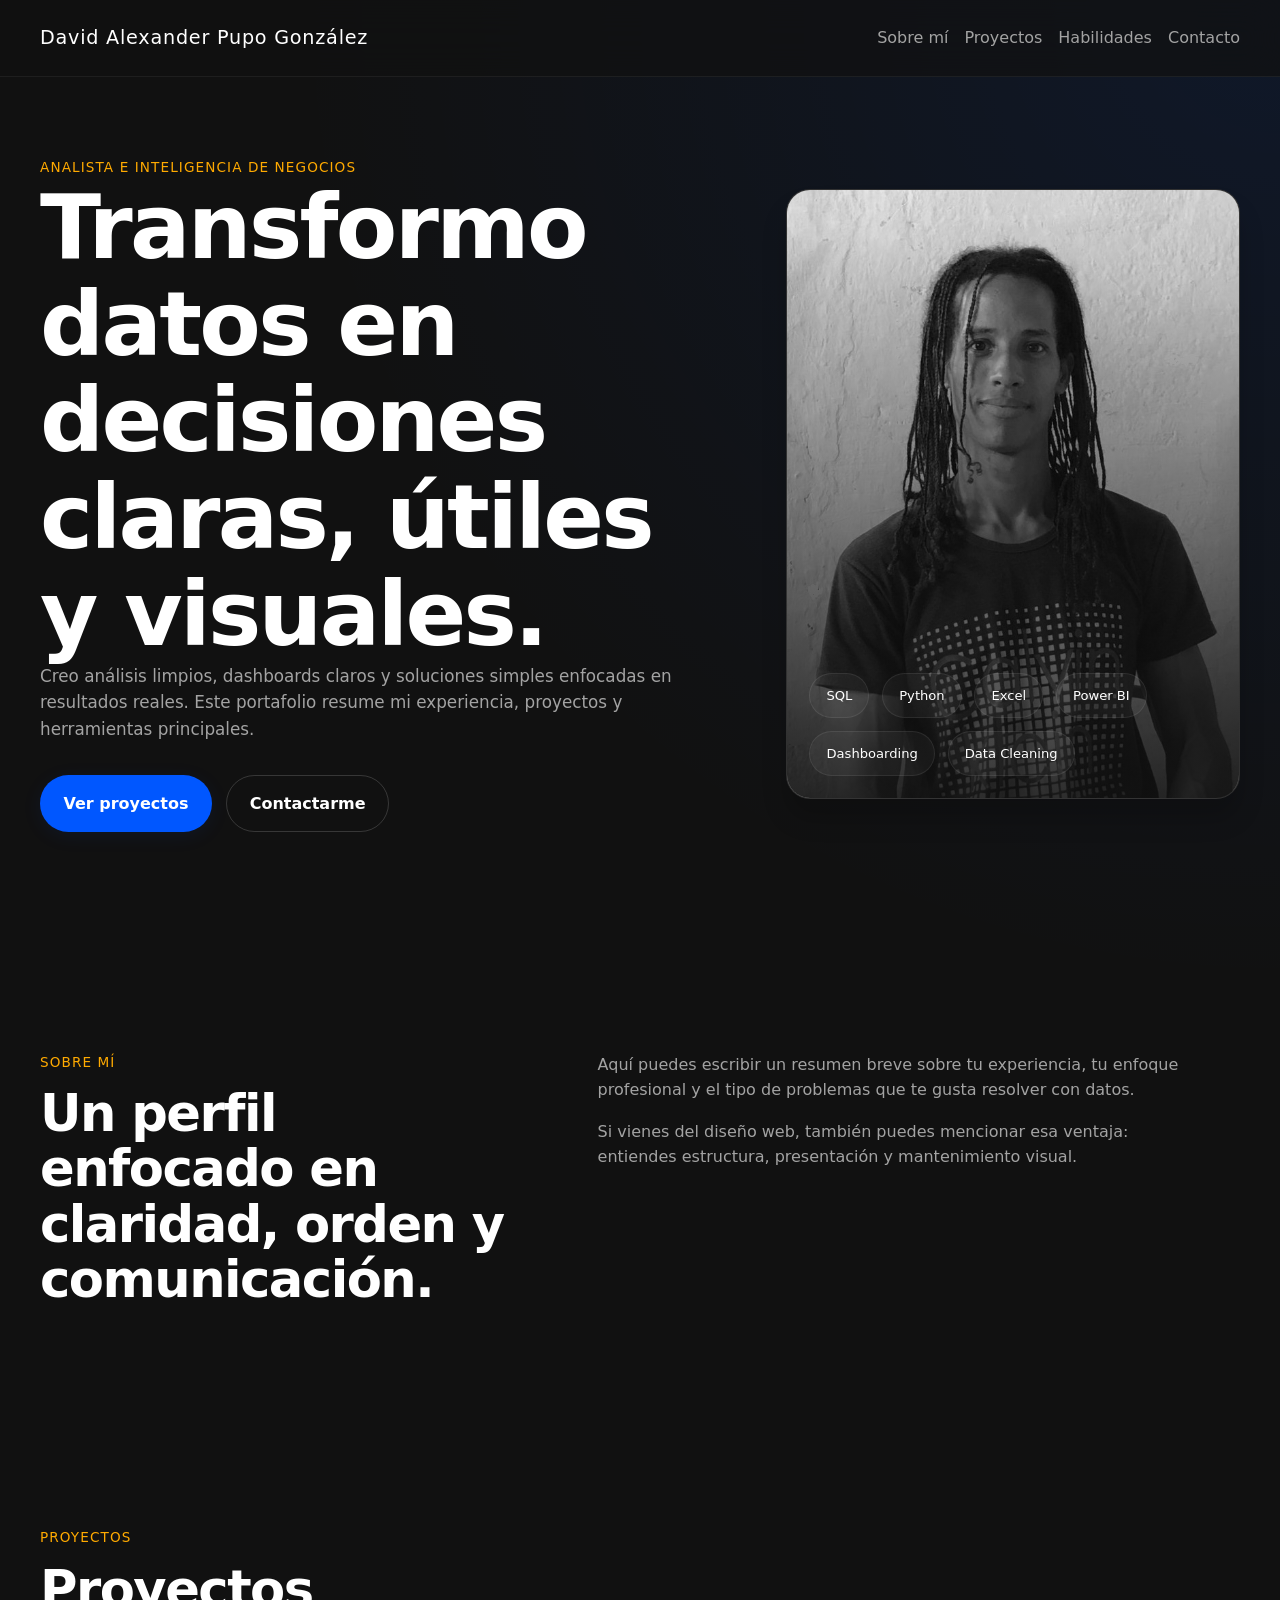
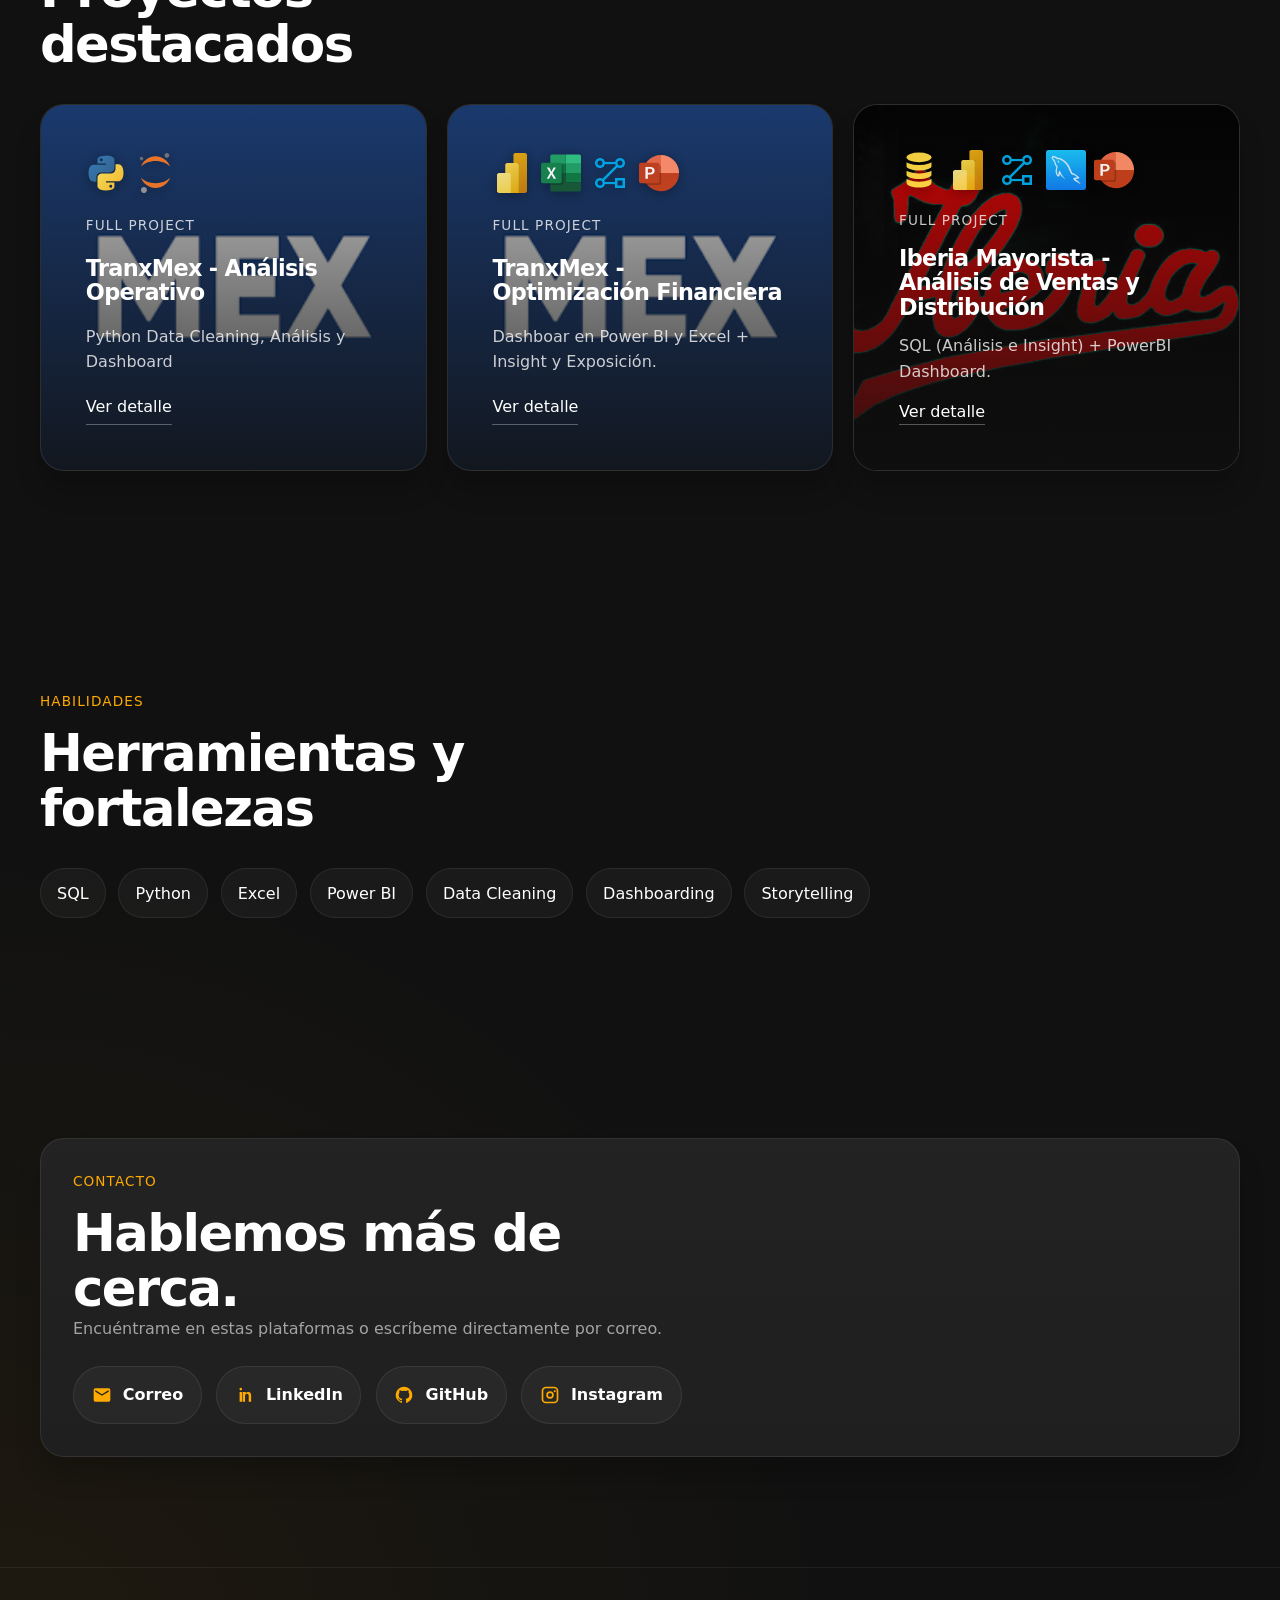
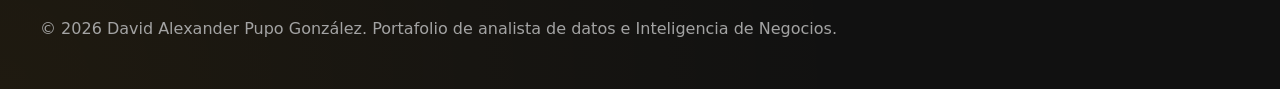
<file: index.html>
<!DOCTYPE html>
<html lang="es">
<head>
  <meta charset="UTF-8" />
  <meta name="viewport" content="width=device-width, initial-scale=1.0" />
  <meta name="description" content="Portafolio de analista de datos" />
  <title>Tu Nombre | Analista de Datos</title>

  <link rel="stylesheet" href="./web_components/css/tokens.css" />
  <link rel="stylesheet" href="./web_components/css/base.css" />
  <link rel="stylesheet" href="./web_components/css/components.css" />
  <link rel="stylesheet" href="./web_components/css/layout.css" />
</head>
<body>
  <header class="site-header">
    <div class="container header-inner">
      <a class="logo" href="#inicio">David Alexander Pupo González</a>

      <nav class="site-nav" aria-label="Navegación principal">
        <a href="#sobre-mi">Sobre mí</a>
        <a href="#proyectos">Proyectos</a>
        <a href="#habilidades">Habilidades</a>
        <a href="#contacto">Contacto</a>
      </nav>
    </div>
  </header>

  <main id="inicio">

<!-- Transformo datos en decisiones claras, útiles y visuales. -->

    <section class="hero section">
      <div class="container hero-grid">
        <div class="hero-content">
          <p class="eyebrow">Analista e Inteligencia de Negocios</p>
          <h1>Transformo datos en decisiones claras, útiles y visuales.</h1>
          <p class="hero-text">
            Creo análisis limpios, dashboards claros y soluciones simples enfocadas en resultados reales. Este portafolio resume mi experiencia, proyectos y herramientas principales.
          </p>

          <div class="hero-actions">
            <a class="btn btn-primary" href="#proyectos">Ver proyectos</a>
            <a class="btn btn-secondary" href="#contacto">Contactarme</a>
          </div>
        </div>

<!-- hero profile -->

        <div class="hero-profile card">
          <div class="hero-profile-media">
            <img src="./web_components/img/David-Black.jpg" alt="Foto de Tu Nombre">
            <div class="hero-profile-overlay">
        
              <div class="tag-list tag-list-compact">
                <span>SQL</span>
                <span>Python</span>
                <span>Excel</span>
                <span>Power BI</span>
                <span>Dashboarding</span>
                <span>Data Cleaning</span>
              </div>
            </div>
          </div>
        </div>

      </div>
    </section>

<!-- Un perfil enfocado en claridad, orden y comunicación. -->

    <section id="sobre-mi" class="section">
      <div class="container section-grid">
        <div>
          <p class="section-kicker">Sobre mí</p>
          <h2>Un perfil enfocado en claridad, orden y comunicación.</h2>
        </div>

        <div class="section-text">
          <p>
            Aquí puedes escribir un resumen breve sobre tu experiencia, tu enfoque profesional y el tipo de problemas que te gusta resolver con datos.
          </p>
          <p>
            Si vienes del diseño web, también puedes mencionar esa ventaja: entiendes estructura, presentación y mantenimiento visual.
          </p>
        </div>
      </div>
    </section>

<!-- Proyectos destacados -->

    <section id="proyectos" class="section">
      <div class="container">
        <p class="section-kicker">Proyectos</p>
        <h2>Proyectos destacados</h2>

        <div class="project-grid">

          <!--

          <article class="project-card card">
            <p class="project-type">Dashboard</p>
            <h3>Ventas y rendimiento comercial</h3>
            <p>Visualización de KPIs, tendencias, comparaciones y hallazgos de negocio.</p>
            <a href="#">Ver detalle</a>
          </article>

          <article class="project-card card">
            <p class="project-type">Análisis</p>
            <h3>Churn y retención de clientes</h3>
            <p>Identificación de patrones de abandono y oportunidades para reducir pérdida de clientes.</p>
            <a href="#">Ver detalle</a>
          </article>

          <article class="project-card card">
            <p class="project-type">Limpieza de datos</p>
            <h3>Exploración y calidad de datos</h3>
            <p>Tratamiento de valores nulos, validación de tipos de datos y análisis exploratorio.</p>
            <a href="#">Ver detalle</a>
          </article>

          -->

          <!-- TranxMex analisis operativo -->

          <article class="project-card card card-media">
            <img class="card-bg-image" src="./web_components/img/logo-tranmex.png" alt="TraxMex">
            <div class="card-overlay"></div>
          
            <div class="card-content">
              <div class="tool-icons">
                <img src="./web_components/img/icons/file_type_python_icon_130221.svg" alt="Python" title="Python">
                <img src="./web_components/img/icons/jupyter_logo_icon_169452.svg" alt="Python" title="JupiterLab">
              </div>
          
              <p class="project-type">Full Project</p>
              <h3>TranxMex - Análisis Operativo</h3>
              <p>Python Data Cleaning, Análisis y Dashboard</p>
              <a href="./web_components/content/tranxmex-analisis-operativo/index.html">Ver detalle</a>
            </div>
          </article>

          <!-- TranxMex Optimización financiera -->

          <article class="project-card card card-media">
            <img class="card-bg-image" src="./web_components/img/logo-tranmex.png" alt="TraxMex">
            <div class="card-overlay"></div>
          
            <div class="card-content">
              <div class="tool-icons">
                <img src="./web_components/img/icons/powerbi_logo_icon_248795.svg" alt="PowerBI" title="PowerBI">
                <img src="./web_components/img/icons/microsoft_office_excel_logo_icon_145720.svg" alt="Excel" title="Excel">
                <img src="./web_components/img/icons/data_flow_icon_216203.png" alt="Data Modelling" title="Data Modelling">
                <img src="./web_components/img/icons/microsoft_power_point_office_logo_icon_145723.svg" alt="Power Point" title="Power Point">
              </div>
          
              <p class="project-type">Full Project</p>
              <h3>TranxMex - Optimización Financiera</h3>
              <p>Dashboar en Power BI y Excel + Insight y Exposición.</p>
              <a href="./web_components/content/tranxmex-optimizacion-financiera/index.html">Ver detalle</a>
            </div>
          </article>

          <!-- Iberia Mayorista -->

          <article class="project-card card card-media">
            <img class="card-bg-image" src="./web_components/img/logo-iberia.png" alt="Iberia-Mayorista">
            <div class="card-overlay"></div>

            <div class="card-content">
              <div class="tool-icons">
                <img src="./web_components/img/icons/file_type_sql_icon_130152.svg" alt="SQL" title="SQL">
                <img src="./web_components/img/icons/powerbi_logo_icon_248795.svg" alt="Power BI" title="Power BI">
                <img src="./web_components/img/icons/data_flow_icon_216203.png" alt="Data Modeling" title="Data Modeling">
                <img src="./web_components/img/icons/Antu_mysql-workbench.svg.png" alt="Workbench" title="Workbench">
                <img src="./web_components/img/icons/microsoft_power_point_office_logo_icon_145723.svg" alt="Power Point" title="Power Point">
              </div>

              <p class="project-type">Full Project</p>
              <h3>Iberia Mayorista - Análisis de Ventas y Distribución</h3>
              <p>SQL (Análisis e Insight) + PowerBI Dashboard.</p>
              <a href="./web_components/content/iberia mayorista/index.html">Ver detalle</a>
            </div>
          </article>

        </div>
      </div>
    </section>

<!-- Herramientas y fortalezas -->

    <section id="habilidades" class="section">
      <div class="container">
        <p class="section-kicker">Habilidades</p>
        <h2>Herramientas y fortalezas</h2>

        <div class="tag-list">
          <span>SQL</span>
          <span>Python</span>
          <span>Excel</span>
          <span>Power BI</span>
          <!-- <span>Tableau</span> -->
          <span>Data Cleaning</span>
          <span>Dashboarding</span>
          <span>Storytelling</span>
        </div>
      </div>
    </section>

<!-- Contacto -->

        <section id="contacto" class="section">
          <div class="container contact-box card">
            <p class="section-kicker">Contacto</p>
            <h2>Hablemos más de cerca.</h2>
            <p>Encuéntrame en estas plataformas o escríbeme directamente por correo.</p>
        
            <div class="social-links">
              <a class="social-link" href="https://mail.google.com/mail/u/2/#inbox" aria-label="Enviar correo">
                <svg viewBox="0 0 24 24" aria-hidden="true" class="social-icon">
                  <path d="M4 4h16a2 2 0 0 1 2 2v12a2 2 0 0 1-2 2H4a2 2 0 0 1-2-2V6a2 2 0 0 1 2-2zm0 4 8 5 8-5V6l-8 5-8-5v2z"/>
                </svg>
                <span>Correo</span>
              </a>
        
              <a class="social-link" href="https://www.linkedin.com/in/david-alexander-pupo-gonz%C3%A1lez-933937419/?locale=en" target="_blank" rel="noopener noreferrer" aria-label="LinkedIn">
                <svg viewBox="0 0 24 24" aria-hidden="true" class="social-icon">
                  <path d="M6.94 6.5a1.56 1.56 0 1 1 0-3.12 1.56 1.56 0 0 1 0 3.12zM5.5 8.5h2.9V20h-2.9V8.5zM10.2 8.5h2.78v1.57h.04c.39-.74 1.36-1.57 2.79-1.57 2.99 0 3.54 1.97 3.54 4.53V20h-2.9v-6.08c0-1.45-.03-3.32-2.02-3.32-2.03 0-2.34 1.58-2.34 3.21V20h-2.89V8.5z"/>
                </svg>
                <span>LinkedIn</span>
              </a>
        
              <a class="social-link" href="https://github.com/davidalexanderanalytics-sketch/davidalexander.guithub.io/tree/main/Proyectos" target="_blank" rel="noopener noreferrer" aria-label="GitHub">
                <svg viewBox="0 0 24 24" aria-hidden="true" class="social-icon">
                  <path d="M12 2a10 10 0 0 0-3.16 19.48c.5.1.68-.22.68-.48v-1.7c-2.77.6-3.35-1.18-3.35-1.18-.45-1.15-1.1-1.46-1.1-1.46-.9-.62.07-.61.07-.61 1 .07 1.53 1.04 1.53 1.04.88 1.52 2.31 1.08 2.87.83.09-.64.34-1.08.62-1.33-2.21-.25-4.54-1.11-4.54-4.93 0-1.09.39-1.98 1.03-2.68-.1-.26-.45-1.3.1-2.7 0 0 .84-.27 2.75 1.02a9.56 9.56 0 0 1 5 0c1.91-1.29 2.75-1.02 2.75-1.02.55 1.4.2 2.44.1 2.7.64.7 1.03 1.6 1.03 2.68 0 3.83-2.34 4.68-4.56 4.92.35.31.66.92.66 1.86V21c0 .26.18.58.69.48A10 10 0 0 0 12 2z"/>
                </svg>
                <span>GitHub</span>
              </a>
        
              <a class="social-link" href="https://www.instagram.com/davidalexanderanalytics/" target="_blank" rel="noopener noreferrer" aria-label="Instagram">
                <svg viewBox="0 0 24 24" aria-hidden="true" class="social-icon">
                  <path d="M7 2h10a5 5 0 0 1 5 5v10a5 5 0 0 1-5 5H7a5 5 0 0 1-5-5V7a5 5 0 0 1 5-5zm0 2a3 3 0 0 0-3 3v10a3 3 0 0 0 3 3h10a3 3 0 0 0 3-3V7a3 3 0 0 0-3-3H7zm5 3.5A4.5 4.5 0 1 1 7.5 12 4.5 4.5 0 0 1 12 7.5zm0 2A2.5 2.5 0 1 0 14.5 12 2.5 2.5 0 0 0 12 9.5zM17.75 6.25a1.25 1.25 0 1 1-1.25 1.25 1.25 1.25 0 0 1 1.25-1.25z"/>
                </svg>
                <span>Instagram</span>
              </a>
            </div>
          </div>
        </section>

  </main>

  <footer class="site-footer">
    <div class="container footer-inner">
      <p>© 2026 David Alexander Pupo González. Portafolio de analista de datos e Inteligencia de Negocios.</p>
    </div>
  </footer>
</body>
</html>
</file>
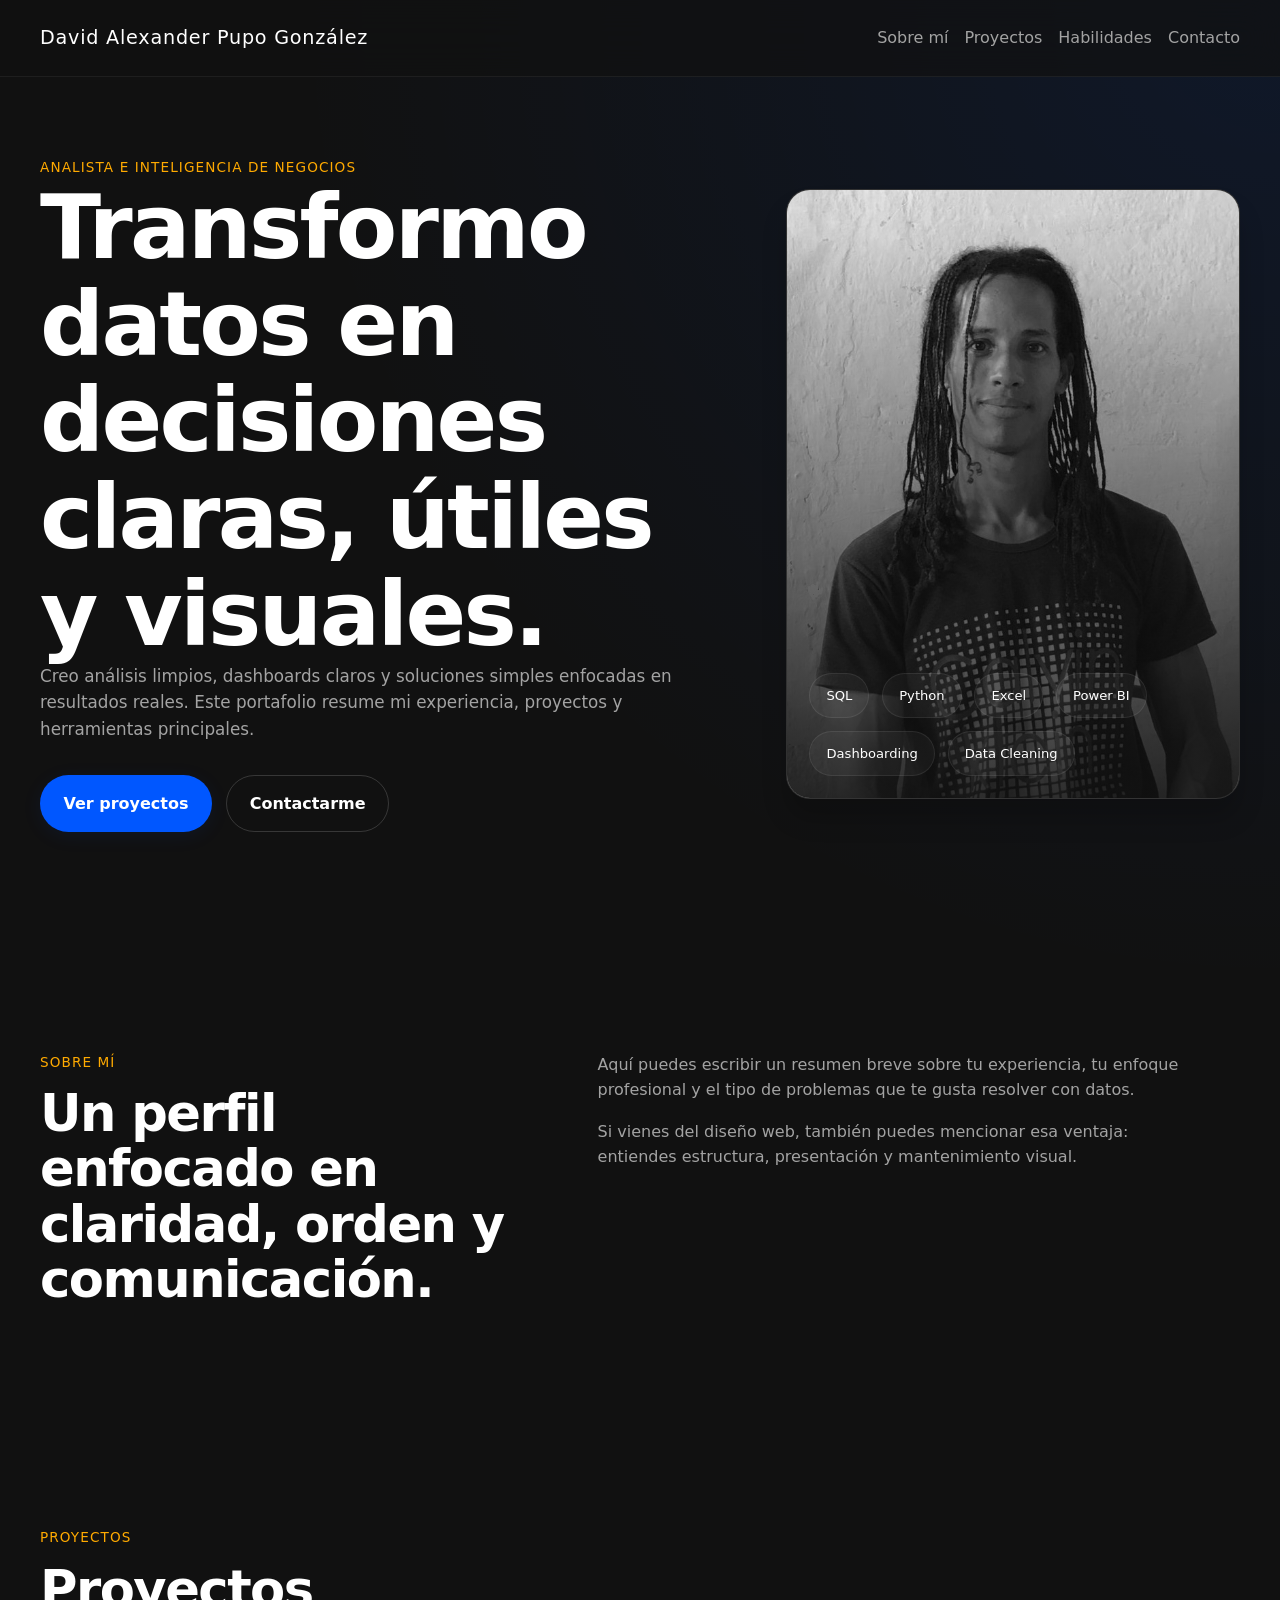
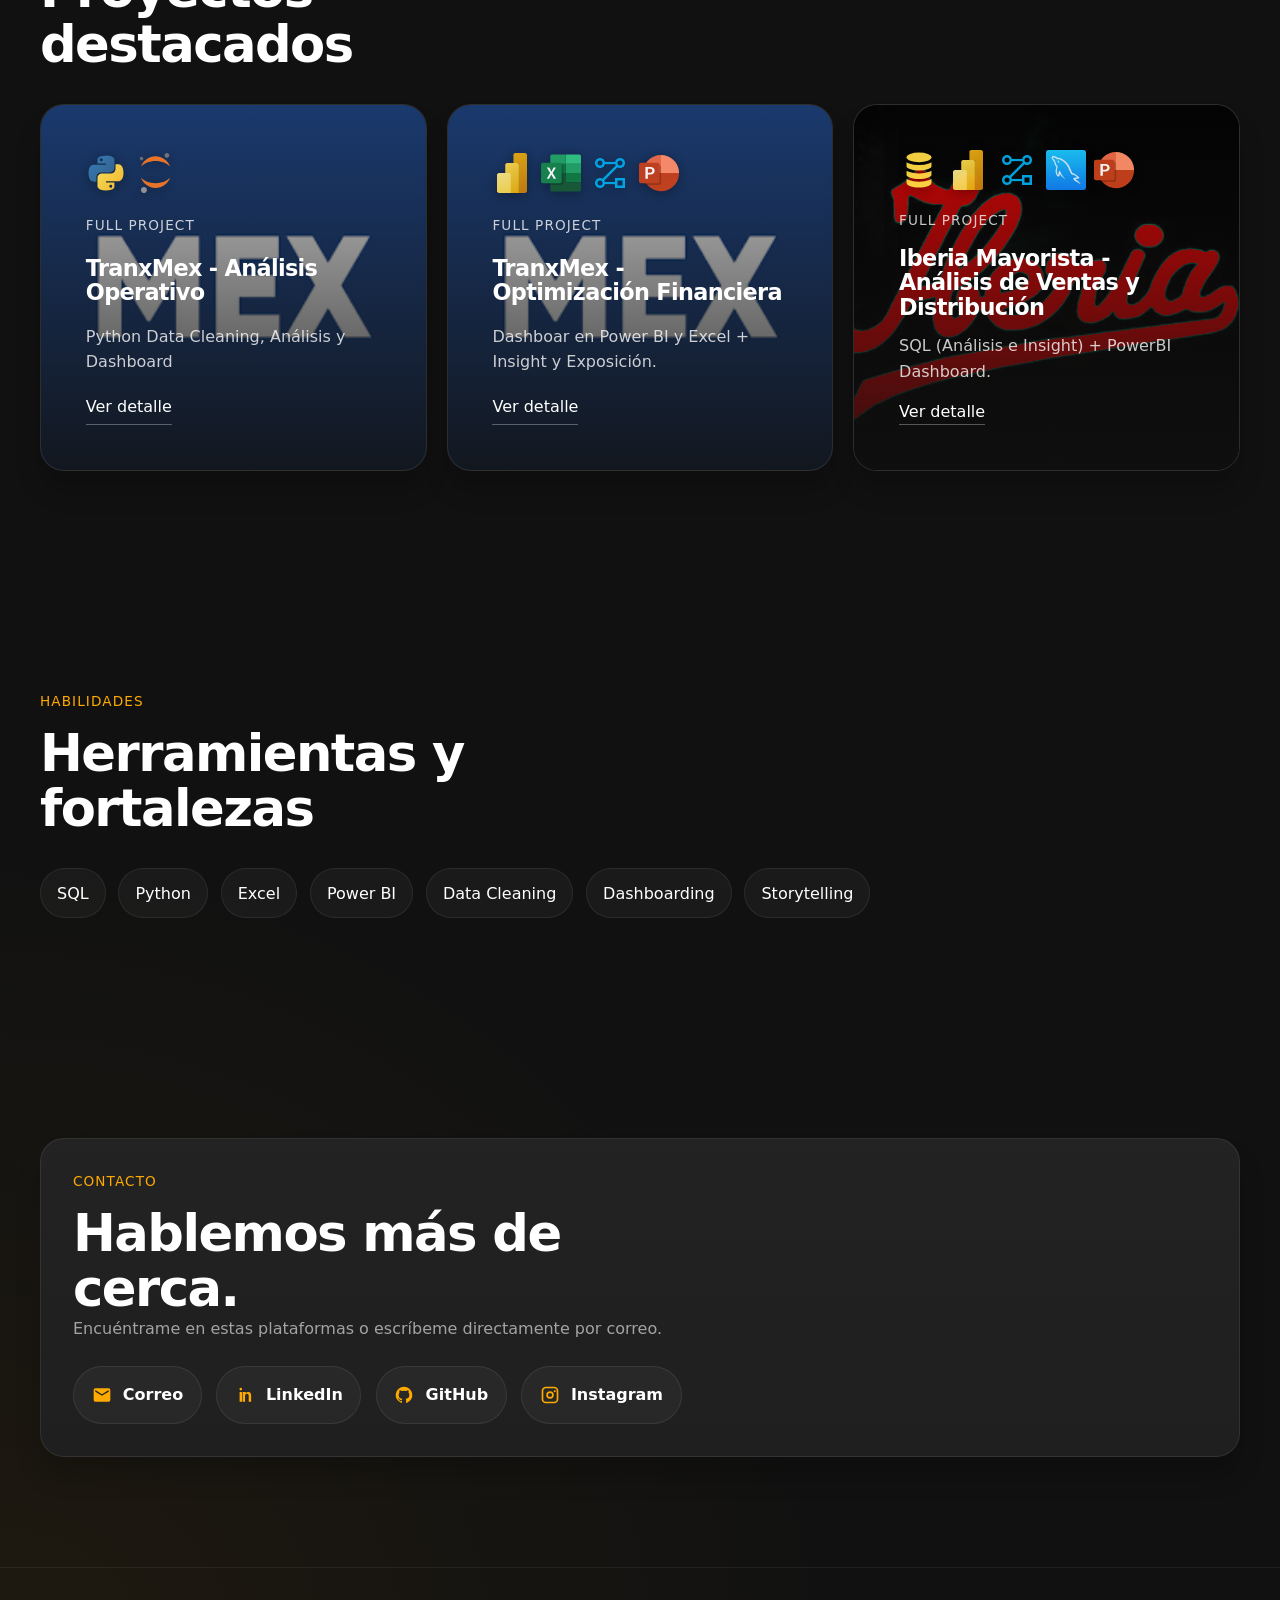
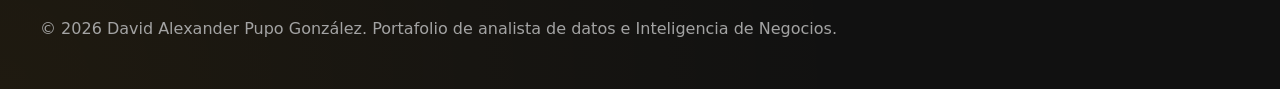
<file: web/index.html>
<!DOCTYPE html>
<html lang="es">
<head>
  <meta charset="UTF-8" />
  <meta name="viewport" content="width=device-width, initial-scale=1.0" />
  <meta name="description" content="Portafolio de analista de datos" />
  <title>Tu Nombre | Analista de Datos</title>

  <link rel="stylesheet" href="css/tokens.css" />
  <link rel="stylesheet" href="css/base.css" />
  <link rel="stylesheet" href="css/components.css" />
  <link rel="stylesheet" href="css/layout.css" />
</head>
<body>
  <header class="site-header">
    <div class="container header-inner">
      <a class="logo" href="#inicio">David Alexander Pupo González</a>

      <nav class="site-nav" aria-label="Navegación principal">
        <a href="#sobre-mi">Sobre mí</a>
        <a href="#proyectos">Proyectos</a>
        <a href="#habilidades">Habilidades</a>
        <a href="#contacto">Contacto</a>
      </nav>
    </div>
  </header>

  <main id="inicio">

<!-- Transformo datos en decisiones claras, útiles y visuales. -->

    <section class="hero section">
      <div class="container hero-grid">
        <div class="hero-content">
          <p class="eyebrow">Analista e Inteligencia de Negocios</p>
          <h1>Transformo datos en decisiones claras, útiles y visuales.</h1>
          <p class="hero-text">
            Creo análisis limpios, dashboards claros y soluciones simples enfocadas en resultados reales. Este portafolio resume mi experiencia, proyectos y herramientas principales.
          </p>

          <div class="hero-actions">
            <a class="btn btn-primary" href="#proyectos">Ver proyectos</a>
            <a class="btn btn-secondary" href="#contacto">Contactarme</a>
          </div>
        </div>

<!-- hero profile -->

        <div class="hero-profile card">
          <div class="hero-profile-media">
            <img src="img/David-Black.jpg" alt="Foto de Tu Nombre">
            <div class="hero-profile-overlay">
        
              <div class="tag-list tag-list-compact">
                <span>SQL</span>
                <span>Python</span>
                <span>Excel</span>
                <span>Power BI</span>
                <span>Dashboarding</span>
                <span>Data Cleaning</span>
              </div>
            </div>
          </div>
        </div>

      </div>
    </section>

<!-- Un perfil enfocado en claridad, orden y comunicación. -->

    <section id="sobre-mi" class="section">
      <div class="container section-grid">
        <div>
          <p class="section-kicker">Sobre mí</p>
          <h2>Un perfil enfocado en claridad, orden y comunicación.</h2>
        </div>

        <div class="section-text">
          <p>
            Aquí puedes escribir un resumen breve sobre tu experiencia, tu enfoque profesional y el tipo de problemas que te gusta resolver con datos.
          </p>
          <p>
            Si vienes del diseño web, también puedes mencionar esa ventaja: entiendes estructura, presentación y mantenimiento visual.
          </p>
        </div>
      </div>
    </section>

<!-- Proyectos destacados -->

    <section id="proyectos" class="section">
      <div class="container">
        <p class="section-kicker">Proyectos</p>
        <h2>Proyectos destacados</h2>

        <div class="project-grid">

          <!--

          <article class="project-card card">
            <p class="project-type">Dashboard</p>
            <h3>Ventas y rendimiento comercial</h3>
            <p>Visualización de KPIs, tendencias, comparaciones y hallazgos de negocio.</p>
            <a href="#">Ver detalle</a>
          </article>

          <article class="project-card card">
            <p class="project-type">Análisis</p>
            <h3>Churn y retención de clientes</h3>
            <p>Identificación de patrones de abandono y oportunidades para reducir pérdida de clientes.</p>
            <a href="#">Ver detalle</a>
          </article>

          <article class="project-card card">
            <p class="project-type">Limpieza de datos</p>
            <h3>Exploración y calidad de datos</h3>
            <p>Tratamiento de valores nulos, validación de tipos de datos y análisis exploratorio.</p>
            <a href="#">Ver detalle</a>
          </article>

          -->

          <!-- TranxMex analisis operativo -->

          <article class="project-card card card-media">
            <img class="card-bg-image" src="./img/logo-tranmex.png" alt="TraxMex">
            <div class="card-overlay"></div>
          
            <div class="card-content">
              <div class="tool-icons">
                <img src="./img/icons/file_type_python_icon_130221.svg" alt="Python" title="Python">
                <img src="./img/icons/jupyter_logo_icon_169452.svg" alt="Python" title="JupiterLab">
              </div>
          
              <p class="project-type">Full Project</p>
              <h3>TranxMex - Análisis Operativo</h3>
              <p>Python Data Cleaning, Análisis y Dashboard</p>
              <a href="./content/tranxmex-analisis-operativo/index.html">Ver detalle</a>
            </div>
          </article>

          <!-- TranxMex Optimización financiera -->

          <article class="project-card card card-media">
            <img class="card-bg-image" src="./img/logo-tranmex.png" alt="TraxMex">
            <div class="card-overlay"></div>
          
            <div class="card-content">
              <div class="tool-icons">
                <img src="./img/icons/powerbi_logo_icon_248795.svg" alt="PowerBI" title="PowerBI">
                <img src="./img/icons/microsoft_office_excel_logo_icon_145720.svg" alt="Excel" title="Excel">
                <img src="./img/icons/data_flow_icon_216203.png" alt="Data Modelling" title="Data Modelling">
                <img src="./img/icons/microsoft_power_point_office_logo_icon_145723.svg" alt="Power Point" title="Power Point">
              </div>
          
              <p class="project-type">Full Project</p>
              <h3>TranxMex - Optimización Financiera</h3>
              <p>Dashboar en Power BI y Excel + Insight y Exposición.</p>
              <a href="./content/tranxmex-optimizacion-financiera/index.html">Ver detalle</a>
            </div>
          </article>

          <!-- Iberia Mayorista -->

          <article class="project-card card card-media">
            <img class="card-bg-image" src="./img/logo-iberia.png" alt="Iberia-Mayorista">
            <div class="card-overlay"></div>

            <div class="card-content">
              <div class="tool-icons">
                <img src="./img/icons/file_type_sql_icon_130152.svg" alt="SQL" title="SQL">
                <img src="./img/icons/powerbi_logo_icon_248795.svg" alt="Power BI" title="Power BI">
                <img src="./img/icons/data_flow_icon_216203.png" alt="Data Modeling" title="Data Modeling">
                <img src="./img/icons/Antu_mysql-workbench.svg.png" alt="Workbench" title="Workbench">
                <img src="./img/icons/microsoft_power_point_office_logo_icon_145723.svg" alt="Power Point" title="Power Point">
              </div>

              <p class="project-type">Full Project</p>
              <h3>Iberia Mayorista - Análisis de Ventas y Distribución</h3>
              <p>SQL (Análisis e Insight) + PowerBI Dashboard.</p>
              <a href="./content/iberia mayorista/index.html">Ver detalle</a>
            </div>
          </article>

        </div>
      </div>
    </section>

<!-- Herramientas y fortalezas -->

    <section id="habilidades" class="section">
      <div class="container">
        <p class="section-kicker">Habilidades</p>
        <h2>Herramientas y fortalezas</h2>

        <div class="tag-list">
          <span>SQL</span>
          <span>Python</span>
          <span>Excel</span>
          <span>Power BI</span>
          <!-- <span>Tableau</span> -->
          <span>Data Cleaning</span>
          <span>Dashboarding</span>
          <span>Storytelling</span>
        </div>
      </div>
    </section>

<!-- Contacto -->

        <section id="contacto" class="section">
          <div class="container contact-box card">
            <p class="section-kicker">Contacto</p>
            <h2>Hablemos más de cerca.</h2>
            <p>Encuéntrame en estas plataformas o escríbeme directamente por correo.</p>
        
            <div class="social-links">
              <a class="social-link" href="mailto:tuemail@email.com" aria-label="Enviar correo">
                <svg viewBox="0 0 24 24" aria-hidden="true" class="social-icon">
                  <path d="M4 4h16a2 2 0 0 1 2 2v12a2 2 0 0 1-2 2H4a2 2 0 0 1-2-2V6a2 2 0 0 1 2-2zm0 4 8 5 8-5V6l-8 5-8-5v2z"/>
                </svg>
                <span>Correo</span>
              </a>
        
              <a class="social-link" href="https://www.linkedin.com/in/tuusuario" target="_blank" rel="noopener noreferrer" aria-label="LinkedIn">
                <svg viewBox="0 0 24 24" aria-hidden="true" class="social-icon">
                  <path d="M6.94 6.5a1.56 1.56 0 1 1 0-3.12 1.56 1.56 0 0 1 0 3.12zM5.5 8.5h2.9V20h-2.9V8.5zM10.2 8.5h2.78v1.57h.04c.39-.74 1.36-1.57 2.79-1.57 2.99 0 3.54 1.97 3.54 4.53V20h-2.9v-6.08c0-1.45-.03-3.32-2.02-3.32-2.03 0-2.34 1.58-2.34 3.21V20h-2.89V8.5z"/>
                </svg>
                <span>LinkedIn</span>
              </a>
        
              <a class="social-link" href="https://github.com/tuusuario" target="_blank" rel="noopener noreferrer" aria-label="GitHub">
                <svg viewBox="0 0 24 24" aria-hidden="true" class="social-icon">
                  <path d="M12 2a10 10 0 0 0-3.16 19.48c.5.1.68-.22.68-.48v-1.7c-2.77.6-3.35-1.18-3.35-1.18-.45-1.15-1.1-1.46-1.1-1.46-.9-.62.07-.61.07-.61 1 .07 1.53 1.04 1.53 1.04.88 1.52 2.31 1.08 2.87.83.09-.64.34-1.08.62-1.33-2.21-.25-4.54-1.11-4.54-4.93 0-1.09.39-1.98 1.03-2.68-.1-.26-.45-1.3.1-2.7 0 0 .84-.27 2.75 1.02a9.56 9.56 0 0 1 5 0c1.91-1.29 2.75-1.02 2.75-1.02.55 1.4.2 2.44.1 2.7.64.7 1.03 1.6 1.03 2.68 0 3.83-2.34 4.68-4.56 4.92.35.31.66.92.66 1.86V21c0 .26.18.58.69.48A10 10 0 0 0 12 2z"/>
                </svg>
                <span>GitHub</span>
              </a>
        
              <a class="social-link" href="https://www.instagram.com/tuusuario" target="_blank" rel="noopener noreferrer" aria-label="Instagram">
                <svg viewBox="0 0 24 24" aria-hidden="true" class="social-icon">
                  <path d="M7 2h10a5 5 0 0 1 5 5v10a5 5 0 0 1-5 5H7a5 5 0 0 1-5-5V7a5 5 0 0 1 5-5zm0 2a3 3 0 0 0-3 3v10a3 3 0 0 0 3 3h10a3 3 0 0 0 3-3V7a3 3 0 0 0-3-3H7zm5 3.5A4.5 4.5 0 1 1 7.5 12 4.5 4.5 0 0 1 12 7.5zm0 2A2.5 2.5 0 1 0 14.5 12 2.5 2.5 0 0 0 12 9.5zM17.75 6.25a1.25 1.25 0 1 1-1.25 1.25 1.25 1.25 0 0 1 1.25-1.25z"/>
                </svg>
                <span>Instagram</span>
              </a>
            </div>
          </div>
        </section>

  </main>

  <footer class="site-footer">
    <div class="container footer-inner">
      <p>© 2026 David Alexander Pupo González. Portafolio de analista de datos e Inteligencia de Negocios.</p>
    </div>
  </footer>
</body>
</html>
</file>
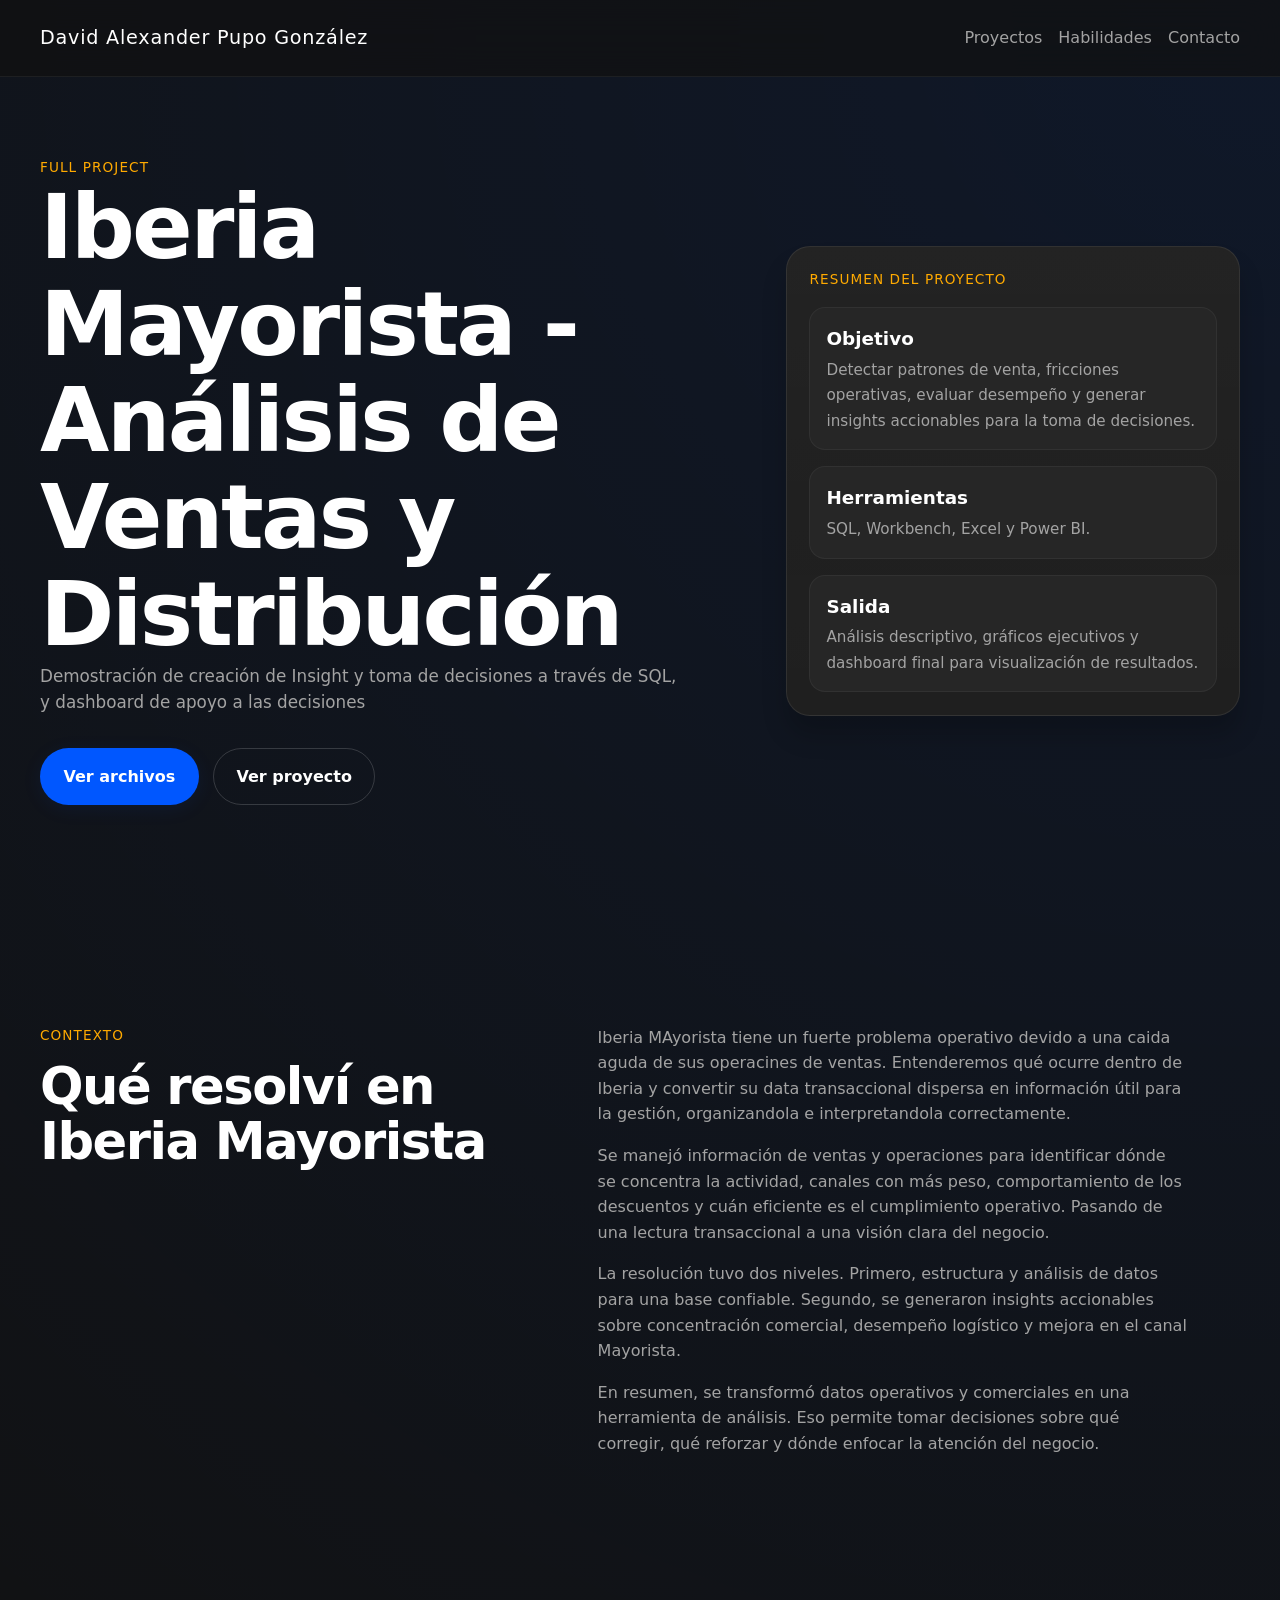
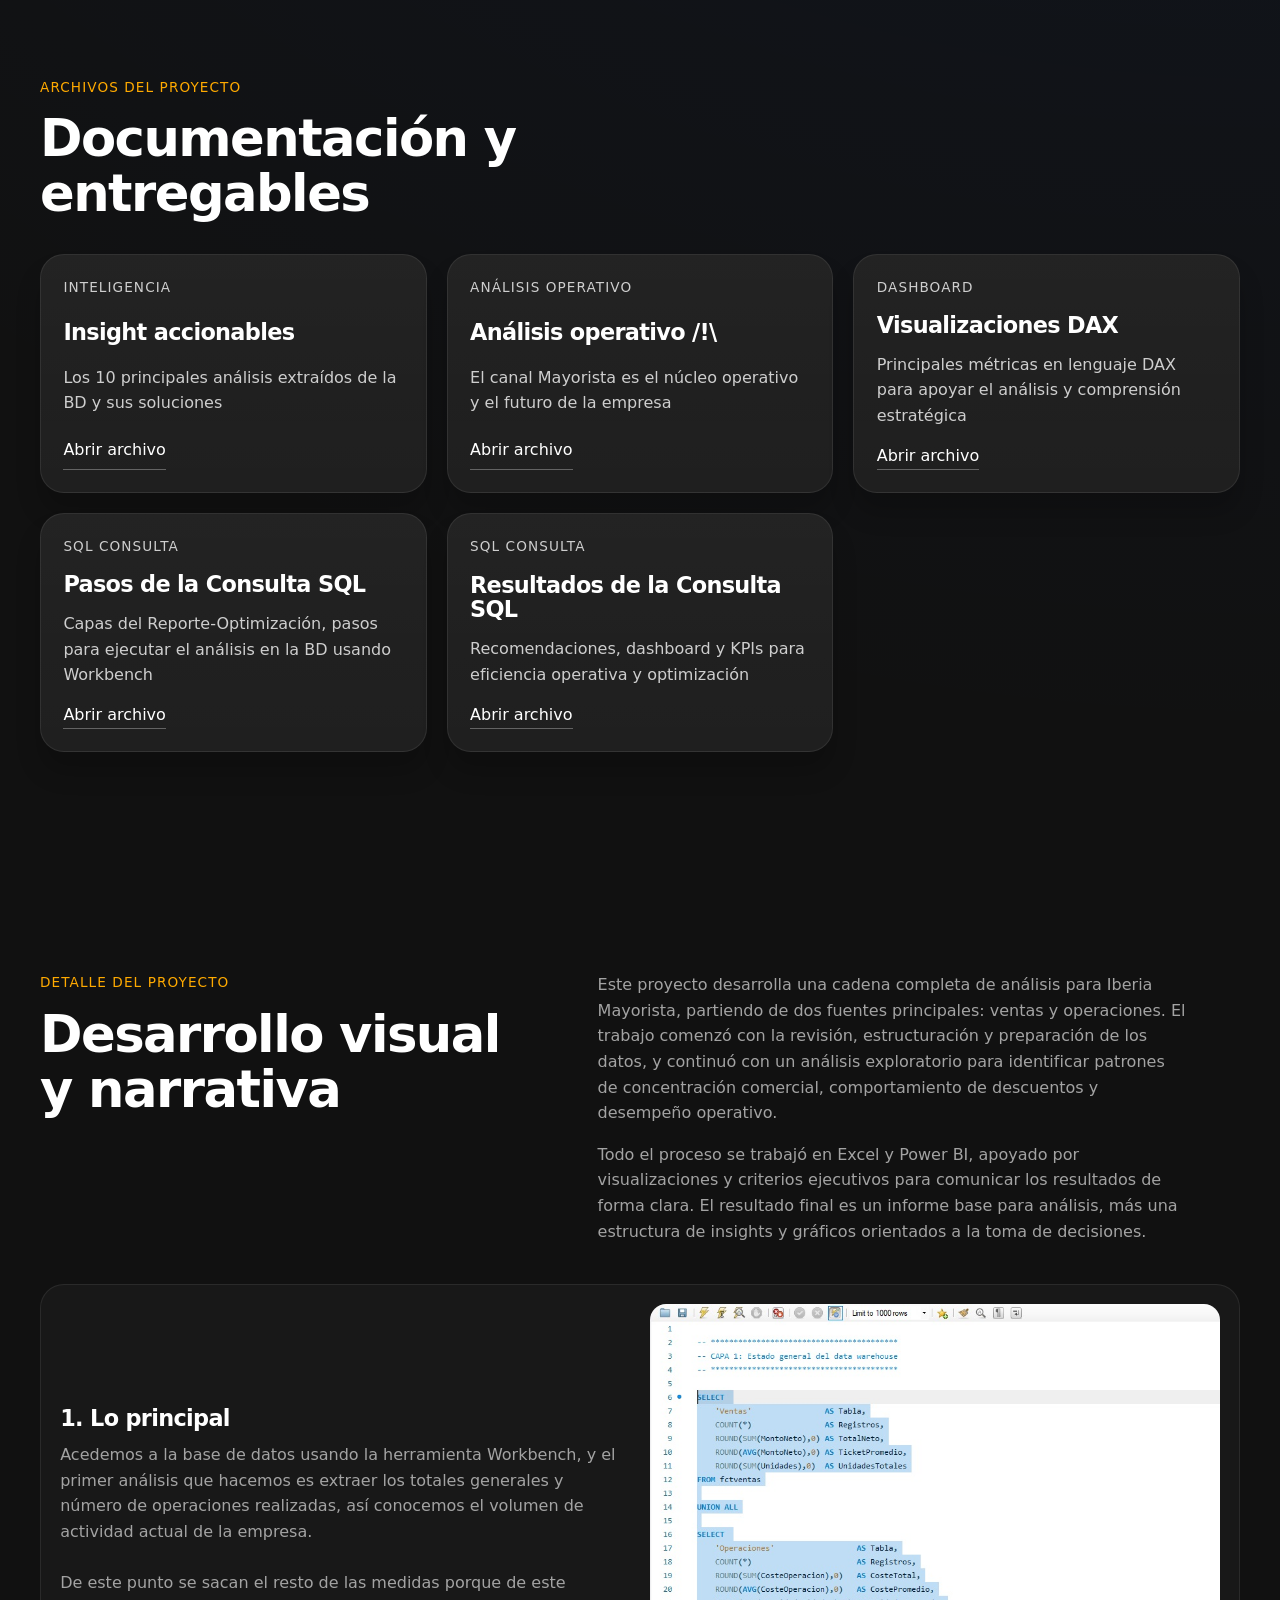
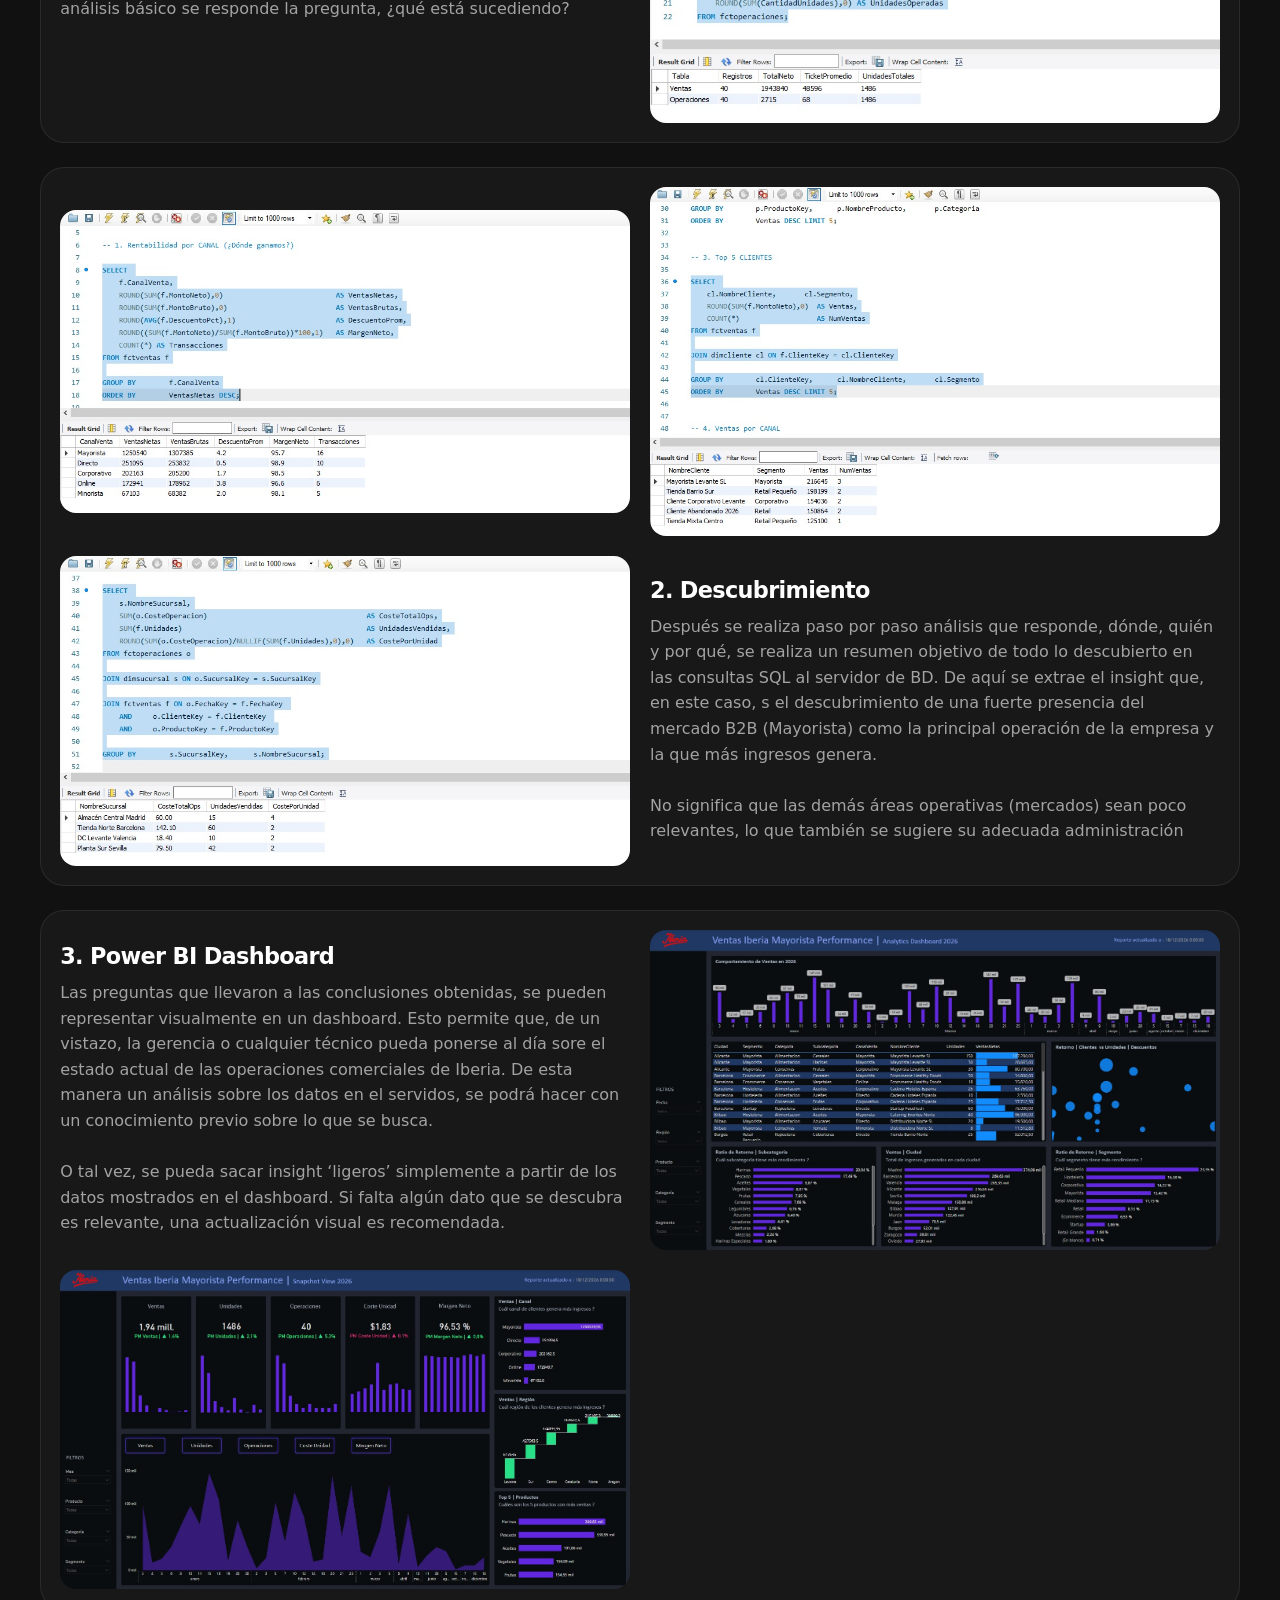
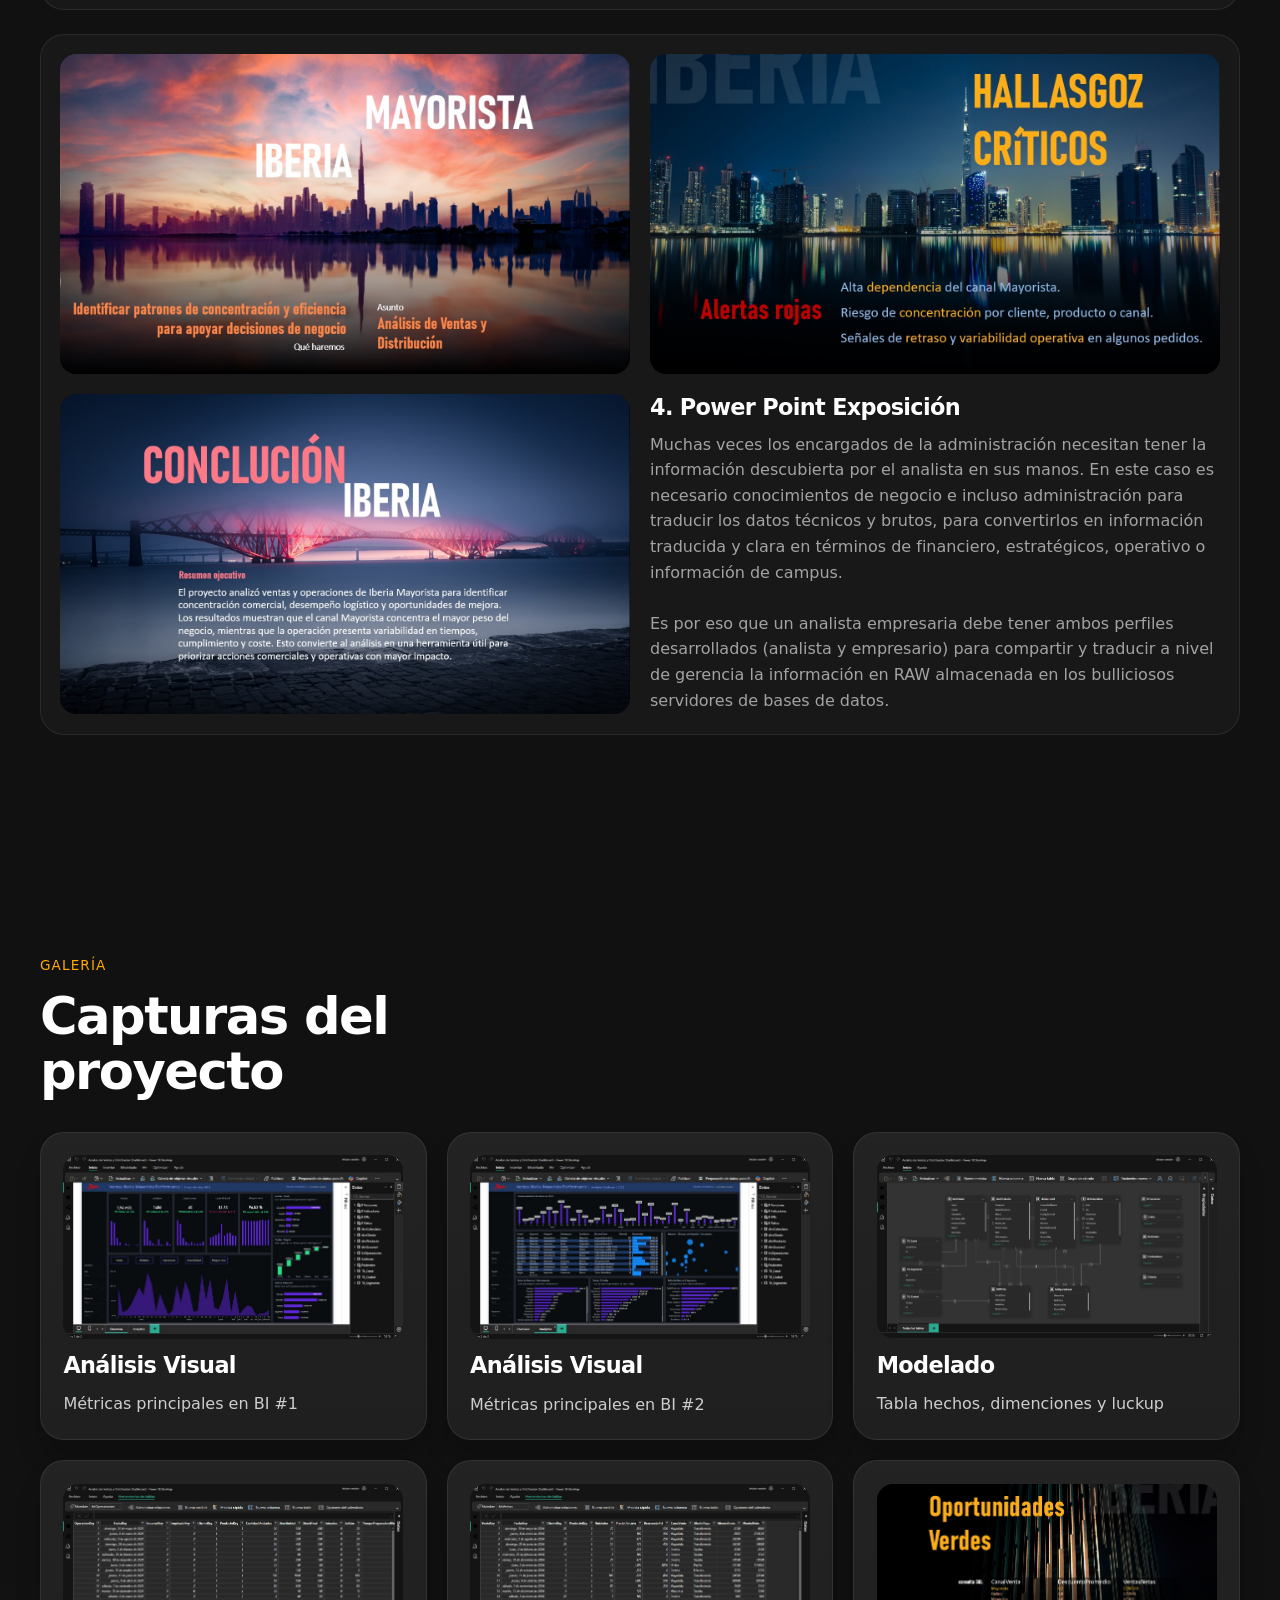
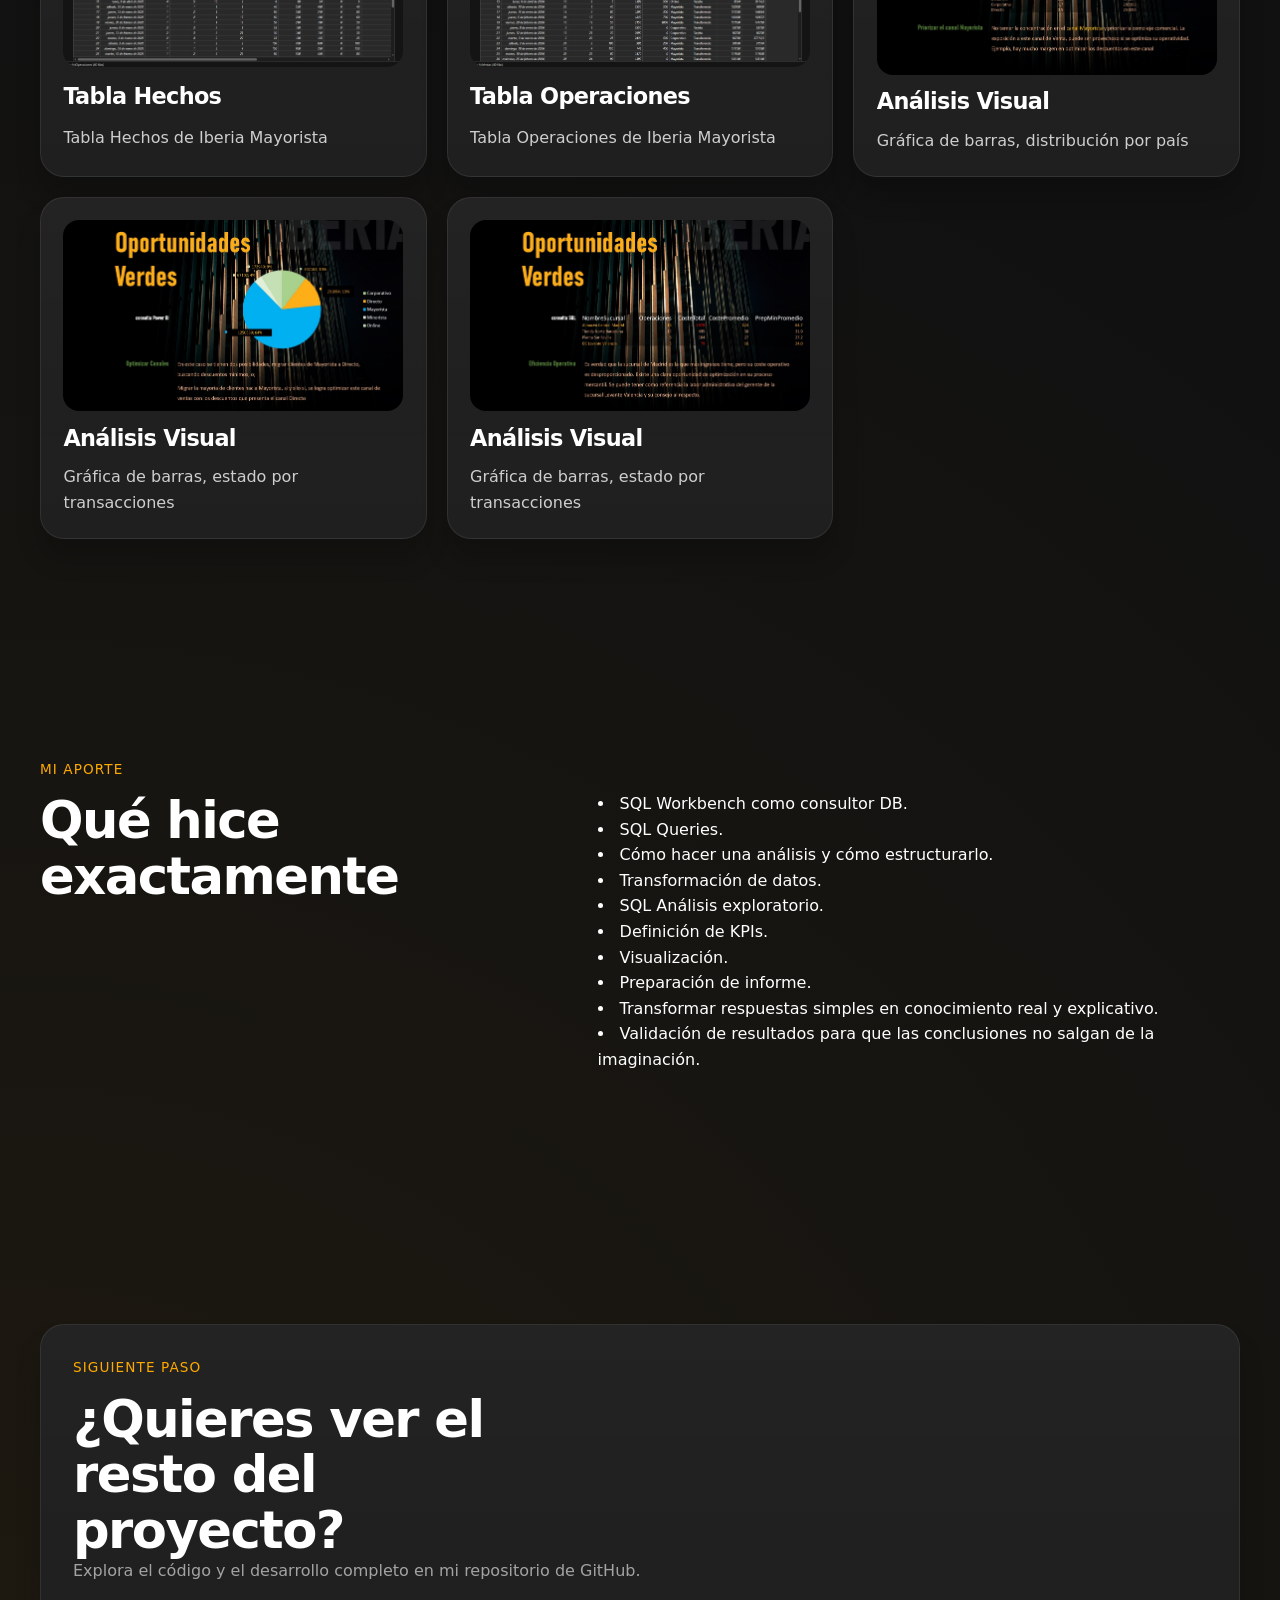
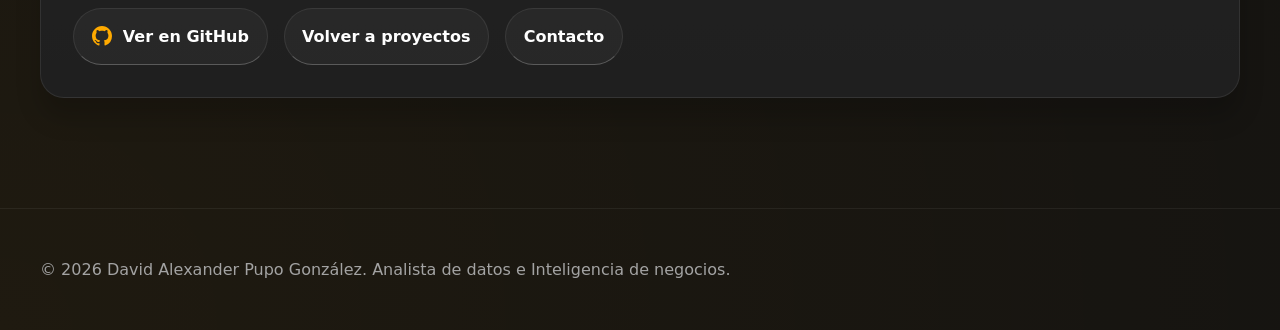
<file: web/content/iberia mayorista/index.html>
<!DOCTYPE html>
<html lang="es">
<head>
  <meta charset="UTF-8" />
  <meta name="viewport" content="width=device-width, initial-scale=1.0" />
  <meta name="description" content="TranxMex - Optimización Financiera" />
  <title>TranxMex | Proyecto</title>

  <link rel="icon" href="../../favicon.ico" type="image/x-icon" />
  <link rel="stylesheet" href="../../css/tokens.css" />
  <link rel="stylesheet" href="../../css/base.css" />
  <link rel="stylesheet" href="../../css/components.css" />
  <link rel="stylesheet" href="../../css/layout.css" />
</head>
<body>
  <header class="site-header">
    <div class="container header-inner">
      <a class="logo" href="../../index.html">David Alexander Pupo González</a>

      <nav class="site-nav" aria-label="Navegación principal">
        <a href="../../index.html#proyectos">Proyectos</a>
        <a href="../../index.html#habilidades">Habilidades</a>
        <a href="../../index.html#contacto">Contacto</a>
      </nav>
    </div>
  </header>

  <main>

<!-- TranxMex - Análisis Operativo -->

    <section class="hero section">
      <div class="container hero-grid">
        <div class="hero-content">
          <p class="eyebrow">Full Project</p>
          <h1>Iberia Mayorista - Análisis de Ventas y Distribución</h1>
          <p class="hero-text">
            Demostración de creación de Insight y toma de decisiones a través de SQL, y dashboard de apoyo a las decisiones
          </p>

          <div class="hero-actions">
            <a class="btn btn-primary" href="#archivos">Ver archivos</a>
            <a class="btn btn-secondary" href="#detalle-proyecto">Ver proyecto</a>
          </div>
        </div>

        <!-- aside # 1 -->
        
        <aside class="hero-card card">
          <p class="card-label">Resumen del proyecto</p>
          <ul class="stats">
            <li>
              <strong>Objetivo</strong>
              <span>Detectar patrones de venta, fricciones operativas, evaluar desempeño y generar insights accionables para la toma de decisiones.</span>
            </li>
            <li>
              <strong>Herramientas</strong>
              <span>SQL, Workbench, Excel y Power BI.</span>
            </li>
            <li>
              <strong>Salida</strong>
              <span>Análisis descriptivo, gráficos ejecutivos y dashboard final para visualización de resultados.</span>
            </li>
          </ul>
        </aside>

      </div>
    </section>

<!-- Qué resolví en TranxMex -->

    <section class="section">
      <div class="container section-grid">
        <div>
          <p class="section-kicker">Contexto</p>
          <h2>Qué resolví en Iberia Mayorista</h2>
        </div>

        <!-- text # 1 -->

        <div class="section-text">
          <p>
            Iberia MAyorista tiene un fuerte problema operativo devido a una caida aguda de sus operacines de ventas. Entenderemos qué ocurre dentro de Iberia y convertir su data transaccional dispersa en información útil para la gestión, organizandola e interpretandola correctamente.
          </p>
          <p>
            Se manejó información de ventas y operaciones para identificar dónde se concentra la actividad, canales con más peso, comportamiento de los descuentos y cuán eficiente es el cumplimiento operativo. Pasando de una lectura transaccional a una visión clara del negocio.
          </p>
          <p>
            La resolución tuvo dos niveles. Primero, estructura y análisis de datos para una base confiable. Segundo, se generaron insights accionables sobre concentración comercial, desempeño logístico y mejora en el canal Mayorista.
          </p>
          <p>
            En resumen, se transformó datos operativos y comerciales en una herramienta de análisis. Eso permite tomar decisiones sobre qué corregir, qué reforzar y dónde enfocar la atención del negocio.
          </p>
        </div>

      </div>
    </section>

<!-- Documentación y entregables -->

    <section id="archivos" class="section">
      <div class="container">
        <p class="section-kicker">Archivos del proyecto</p>
        <h2>Documentación y entregables</h2>

        <div class="project-grid">

          <!-- card # 1 -->

          <article class="project-card card">
            <p class="project-type">Inteligencia</p>
            <h3>Insight accionables</h3>
            <p>Los 10 principales análisis extraídos de la BD y sus soluciones</p>
            <a href="./insight-accionables.docx">Abrir archivo</a>
          </article>

          <!-- card # 2 -->

          <article class="project-card card">
            <p class="project-type">Análisis operativo</p>
            <h3>Análisis operativo /!\</h3>
            <p>El canal Mayorista es el núcleo operativo y el futuro de la empresa</p>
            <a href="./Reporte-Optimizacion Canal Mayorista.docx">Abrir archivo</a>
          </article>

          <!-- card # 3 -->

          <article class="project-card card">
            <p class="project-type">Dashboard</p>
            <h3>Visualizaciones DAX</h3>
            <p>Principales métricas en lenguaje DAX para apoyar el análisis y comprensión estratégica</p>
            <a href="./Lenguaje-DAX graficas recomendadas.docx">Abrir archivo</a>
          </article>

          <!-- card # 4 -->

          <article class="project-card card">
            <p class="project-type">SQL Consulta</p>
            <h3>Pasos de la Consulta SQL</h3>
            <p>Capas del Reporte-Optimización, pasos para ejecutar el análisis en la BD usando Workbench</p>
            <a href="./Capas del reporte-medidas, metricas y comparacion.docx">Abrir archivo</a>
          </article>

          <!-- card # 5 -->

          <article class="project-card card">
            <p class="project-type">SQL Consulta</p>
            <h3>Resultados de la Consulta SQL</h3>
            <p>Recomendaciones, dashboard y KPIs para eficiencia operativa y optimización</p>
            <a href="./Análisis y Resultados ( ! ).docx">Abrir archivo</a>
          </article>

        </div>
      </div>
    </section>

<!-- Detalle del proyecto -->

    <section id="detalle-proyecto" class="section">
      <div class="container section-grid">
        <div>
          <p class="section-kicker">Detalle del proyecto</p>
          <h2>Desarrollo visual y narrativa</h2>
        </div>
      
        <div class="section-text">
          <p>
            Este proyecto desarrolla una cadena completa de análisis para Iberia Mayorista, partiendo de dos fuentes principales: ventas y operaciones. El trabajo comenzó con la revisión, estructuración y preparación de los datos, y continuó con un análisis exploratorio para identificar patrones de concentración comercial, comportamiento de descuentos y desempeño operativo.
          </p>
          <p>  
            Todo el proceso se trabajó en Excel y Power BI, apoyado por visualizaciones y criterios ejecutivos para comunicar los resultados de forma clara. El resultado final es un informe base para análisis, más una estructura de insights y gráficos orientados a la toma de decisiones.
          </p>
        </div>
      </div>
      
      <div class="container project-story">
          
        <!-- block # 1 -->

        <article class="story-block">
          <div class="story-text">
            <h3>1. Lo principal</h3>
            <p>
              Acedemos a la base de datos usando la herramienta Workbench, y el primer análisis que hacemos es extraer los totales generales y número de operaciones realizadas, así conocemos el volumen de actividad actual de la empresa.
            </p>
            <br>
            <p>
              De este punto se sacan el resto de las medidas porque de este análisis básico se responde la pregunta, ¿qué está sucediendo?
            </p>
          </div>

          <div class="story-image">
            <a href="./visor-imagen.html?img=./metricas-principales.jpg&alt=Captura%20del%20análisis%20de%20TranxMex">
              <img src="./metricas-principales.jpg" alt="Captura del análisis de TranxMex">
            </a>
          </div>
        </article>
      
        <!-- block # 2 -->

        <article class="story-block">
          <div class="story-image">
            <a href="./visor-imagen.html?img=./mayorista-ventas.jpg&alt=Captura%20del%20análisis%20de%20TranxMex">
              <img src="./mayorista-ventas.jpg" alt="Captura del análisis de TranxMex">
            </a>
          </div>
          <div class="story-image">
            <a href="./visor-imagen.html?img=./clientes-principales.jpg&alt=Captura%20del%20análisis%20de%20TranxMex">
              <img src="./clientes-principales.jpg" alt="Captura del análisis de TranxMex">
            </a>
          </div>
          <div class="story-image">
            <a href="./visor-imagen.html?img=./sucursales-eficiencia.jpg&alt=Captura%20del%20análisis%20de%20TranxMex">
              <img src="./sucursales-eficiencia.jpg" alt="Captura del análisis de TranxMex">
            </a>
          </div>

          <div class="story-text">
            <h3>2. Descubrimiento</h3>
            <p>
              Después se realiza paso por paso análisis que responde, dónde, quién y por qué, se realiza un resumen objetivo de todo lo descubierto en las consultas SQL al servidor de BD. De aquí se extrae el insight que, en este caso, s el descubrimiento de una fuerte presencia del mercado B2B (Mayorista) como la principal operación de la empresa y la que más ingresos genera.
            </p>
            <br>
            <p>
              No significa que las demás áreas operativas (mercados) sean poco relevantes, lo que también se sugiere su adecuada administración
            </p>
          </div>
        </article>
      
        <!-- block # 3 -->
        
        <article class="story-block">
          <div class="story-text">
            <h3>3. Power BI Dashboard</h3>
            <p>
              Las preguntas que llevaron a las conclusiones obtenidas, se pueden representar visualmente en un dashboard. Esto permite que, de un vistazo, la gerencia o cualquier técnico pueda ponerse al día sore el estado actual de las operaciones comerciales de Iberia. De esta manera un análisis sobre los datos en el servidos, se podrá hacer con un conocimiento previo sobre lo que se busca.
            </p>
            <br>
            <p>
              O tal vez, se pueda sacar insight ‘ligeros’ simplemente a partir de los datos mostrados en el dashboard. Si falta algún dato que se descubra es relevante, una actualización visual es recomendada.
            </p>
          </div>

          <div class="story-image">
            <a href="./visor-imagen.html?img=./dash-01.jpg&alt=Captura%20del%20análisis%20de%20TranxMex">
              <img src="./dash-01.jpg" alt="Captura del análisis de TranxMex">
            </a>
          </div>
          <div class="story-image">
            <a href="./visor-imagen.html?img=./dash-02.jpg&alt=Captura%20del%20análisis%20de%20TranxMex">
              <img src="./dash-02.jpg" alt="Captura del análisis de TranxMex">
            </a>
          </div>
        </article>
      
        <!-- block # 4 -->

        <article class="story-block">
          <div class="story-image">
            <a href="./visor-imagen.html?img=./point-asunto.jpg&alt=Captura%20del%20análisis%20de%20TranxMex">
              <img src="./point-asunto.jpg" alt="Captura del análisis de TranxMex">
            </a>
          </div>
          <div class="story-image">
            <a href="./visor-imagen.html?img=./point-alerta.jpg&alt=Captura%20del%20análisis%20de%20TranxMex">
              <img src="./point-alerta.jpg" alt="Captura del análisis de TranxMex">
            </a>
          </div>
          <div class="story-image">
            <a href="./visor-imagen.html?img=./point-concluciones.jpg&alt=Captura%20del%20análisis%20de%20TranxMex">
              <img src="./point-concluciones.jpg" alt="Captura del análisis de TranxMex">
            </a>
          </div>

          <div class="story-text">
            <h3>4. Power Point Exposición </h3>
            <p>
              Muchas veces los encargados de la administración necesitan tener la información descubierta por el analista en sus manos. En este caso es necesario conocimientos de negocio e incluso administración para traducir los datos técnicos y brutos, para convertirlos en información traducida y clara en términos de financiero, estratégicos, operativo o información de campus.
            </p>
            <br>
            <p>  
              Es por eso que un analista empresaria debe tener ambos perfiles desarrollados (analista y empresario) para compartir y traducir a nivel de gerencia la información en RAW almacenada en los bulliciosos servidores de bases de datos.
            </p>
          </div>
        </article>

      </div>
    </section>

<!-- Galeria -->

    <section id="galeria" class="section">
      <div class="container">
        <p class="section-kicker">Galería</p>
        <h2>Capturas del proyecto</h2>

        <div class="project-grid">

          <!-- card # 1 -->
          
          <article class="project-card card">
            <div class="story-image">
              <a href="./visor-imagen.html?img=./bi-bashboard-1.jpg&alt=Captura%20del%20análisis%20de%20TranxMex">
                <img src="./bi-bashboard-1.jpg" alt="Captura del análisis de TranxMex">
              </a>
            </div>

            <h3>Análisis Visual</h3>
            <p>Métricas principales en BI #1</p>
          </article>

          <!-- card # 2 -->

          <article class="project-card card">
            <div class="story-image">
              <a href="./visor-imagen.html?img=./bi-bashboard-2.jpg&alt=Captura%20del%20análisis%20de%20TranxMex">
                <img src="./bi-bashboard-2.jpg" alt="Captura del análisis de TranxMex">
              </a>
            </div>

            <h3>Análisis Visual</h3>
            <p>Métricas principales en BI #2</p>
          </article>

          <!-- card # 3 -->          

          <article class="project-card card">
            <div class="story-image">
              <a href="./visor-imagen.html?img=./bi-modelado.jpg&alt=Captura%20del%20análisis%20de%20TranxMex">
                <img src="./bi-modelado.jpg" alt="Captura del análisis de TranxMex">
              </a>
            </div>

            <h3>Modelado</h3>
            <p>Tabla hechos, dimenciones y luckup</p>
          </article>

          <!-- card # 4 -->

          <article class="project-card card">
            <div class="story-image">
              <a href="./visor-imagen.html?img=./bi-operaciones.jpg&alt=Captura%20del%20análisis%20de%20TranxMex">
                <img src="./bi-operaciones.jpg" alt="Captura del análisis de TranxMex">
              </a>
            </div>

            <h3>Tabla Hechos</h3>
            <p>Tabla Hechos de Iberia Mayorista</p>
          </article>

          <!-- card # 5 -->

          <article class="project-card card">
            <div class="story-image">
              <a href="./visor-imagen.html?img=./bi-ventas.jpg&alt=Captura%20del%20análisis%20de%20TranxMex">
                <img src="./bi-ventas.jpg" alt="Captura del análisis de TranxMex">
              </a>
            </div>

            <h3>Tabla Operaciones</h3>
            <p>Tabla Operaciones de Iberia Mayorista</p>
          </article>

          <!-- card # 6 -->

          <article class="project-card card">
            <div class="story-image">
              <a href="./visor-imagen.html?img=./point-metricas-1.jpg&alt=Captura%20del%20análisis%20de%20TranxMex">
                <img src="./point-metricas-1.jpg" alt="Captura del análisis de TranxMex">
              </a>
            </div>

            <h3>Análisis Visual</h3>
            <p>Gráfica de barras, distribución por país</p>
          </article>

          <!-- card # 7 -->

          <article class="project-card card">
            <div class="story-image">
              <a href="./visor-imagen.html?img=./point-metricas-2.jpg&alt=Captura%20del%20análisis%20de%20TranxMex">
                <img src="./point-metricas-2.jpg" alt="Captura del análisis de TranxMex">
              </a>
            </div>

            <h3>Análisis Visual</h3>
            <p>Gráfica de barras, estado por transacciones</p>
          </article>

          <!-- card # 7 -->

          <article class="project-card card">
            <div class="story-image">
              <a href="./visor-imagen.html?img=./point-metricas-3.jpg&alt=Captura%20del%20análisis%20de%20TranxMex">
                <img src="./point-metricas-3.jpg" alt="Captura del análisis de TranxMex">
              </a>
            </div>

            <h3>Análisis Visual</h3>
            <p>Gráfica de barras, estado por transacciones</p>
          </article>

        </div>
      </div>
    </section>

<!-- Qué hice exactamente -->
    
    <section class="section">
      <div class="container section-grid">
        <div>
          <p class="section-kicker">Mi aporte</p>
          <h2>Qué hice exactamente</h2>
        </div>

        <div class="section-text">
          <p>
            <dl>
              <li>SQL Workbench como consultor DB.</li>
              <li>SQL Queries.</li>
              <li>Cómo hacer una análisis y cómo estructurarlo.</li>
              <li>Transformación de datos.</li> 
              <li>SQL Análisis exploratorio.</li>
              <li>Definición de KPIs.</li>
              <li>Visualización.</li>
              <li>Preparación de informe.</li>
              <li>Transformar respuestas simples en conocimiento real y explicativo.</li>
              <li>Validación de resultados para que las conclusiones no salgan de la imaginación.</li>
            </dl>
          </p>
        </div>

      </div>
    </section>

<!-- ¿Quieres ver el resto del portafolio? -->

    <section class="section">
      <div class="container contact-box card">
        <p class="section-kicker">Siguiente paso</p>
        <h2>¿Quieres ver el resto del proyecto?</h2>
        <p>Explora el código y el desarrollo completo en mi repositorio de GitHub.</p>

        <div class="contact-links">
          <a class="social-link github-link" href="https://github.com/TU_USUARIO" target="_blank" rel="noopener noreferrer">
            <svg class="social-icon github-icon" viewBox="0 0 16 16" aria-hidden="true">
              <path d="M8 0C3.58 0 0 3.58 0 8c0 3.54 2.29 6.53 5.47 7.59.4.07.55-.17.55-.38 0-.19-.01-.82-.01-1.49-2.01.37-2.53-.49-2.69-.94-.09-.23-.48-.94-.82-1.13-.28-.15-.68-.52-.01-.53.63-.01 1.08.58 1.23.82.72 1.21 1.87.87 2.33.66.07-.52.28-.87.51-1.07-1.78-.2-3.64-.89-3.64-3.95 0-.87.31-1.59.82-2.15-.08-.2-.36-1.02.08-2.12 0 0 .67-.21 2.2.82.64-.18 1.32-.27 2-.27s1.36.09 2 .27c1.53-1.04 2.2-.82 2.2-.82.44 1.1.16 1.92.08 2.12.51.56.82 1.27.82 2.15 0 3.07-1.87 3.75-3.65 3.95.29.25.54.73.54 1.48 0 1.07-.01 1.93-.01 2.2 0 .21.15.46.55.38A8.01 8.01 0 0 0 16 8c0-4.42-3.58-8-8-8z"/>
            </svg>
            <span>Ver en GitHub</span>
          </a>

          <a class="social-link secondary-link" href="../../index.html#proyectos"><span>Volver a proyectos</span></a>
          <a class="social-link secondary-link" href="../../index.html#contacto"><span>Contacto</span></a>
        </div>
      </div>
    </section>
  </main>

  <footer class="site-footer">
    <div class="container footer-inner">
      <p>© 2026 David Alexander Pupo González. Analista de datos e Inteligencia de negocios.</p>
    </div>
  </footer>
</body>
</html>
</file>
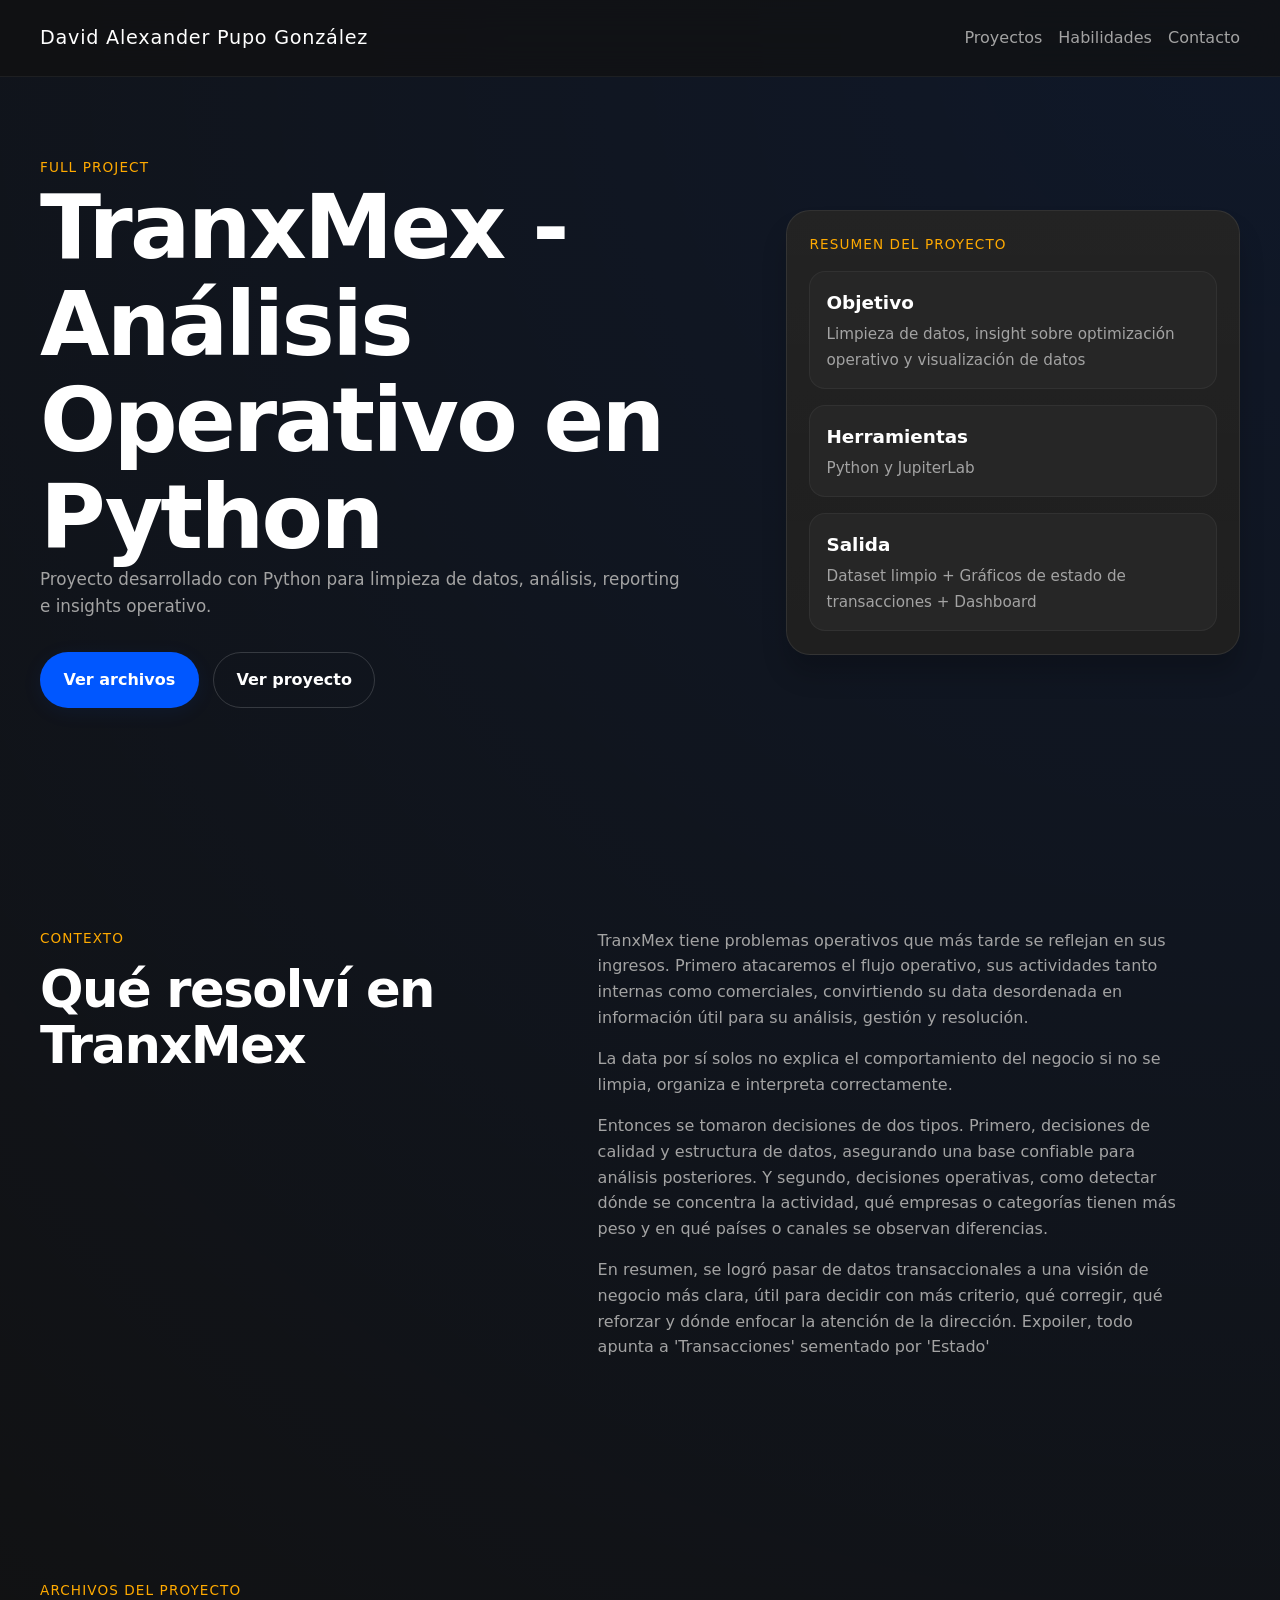
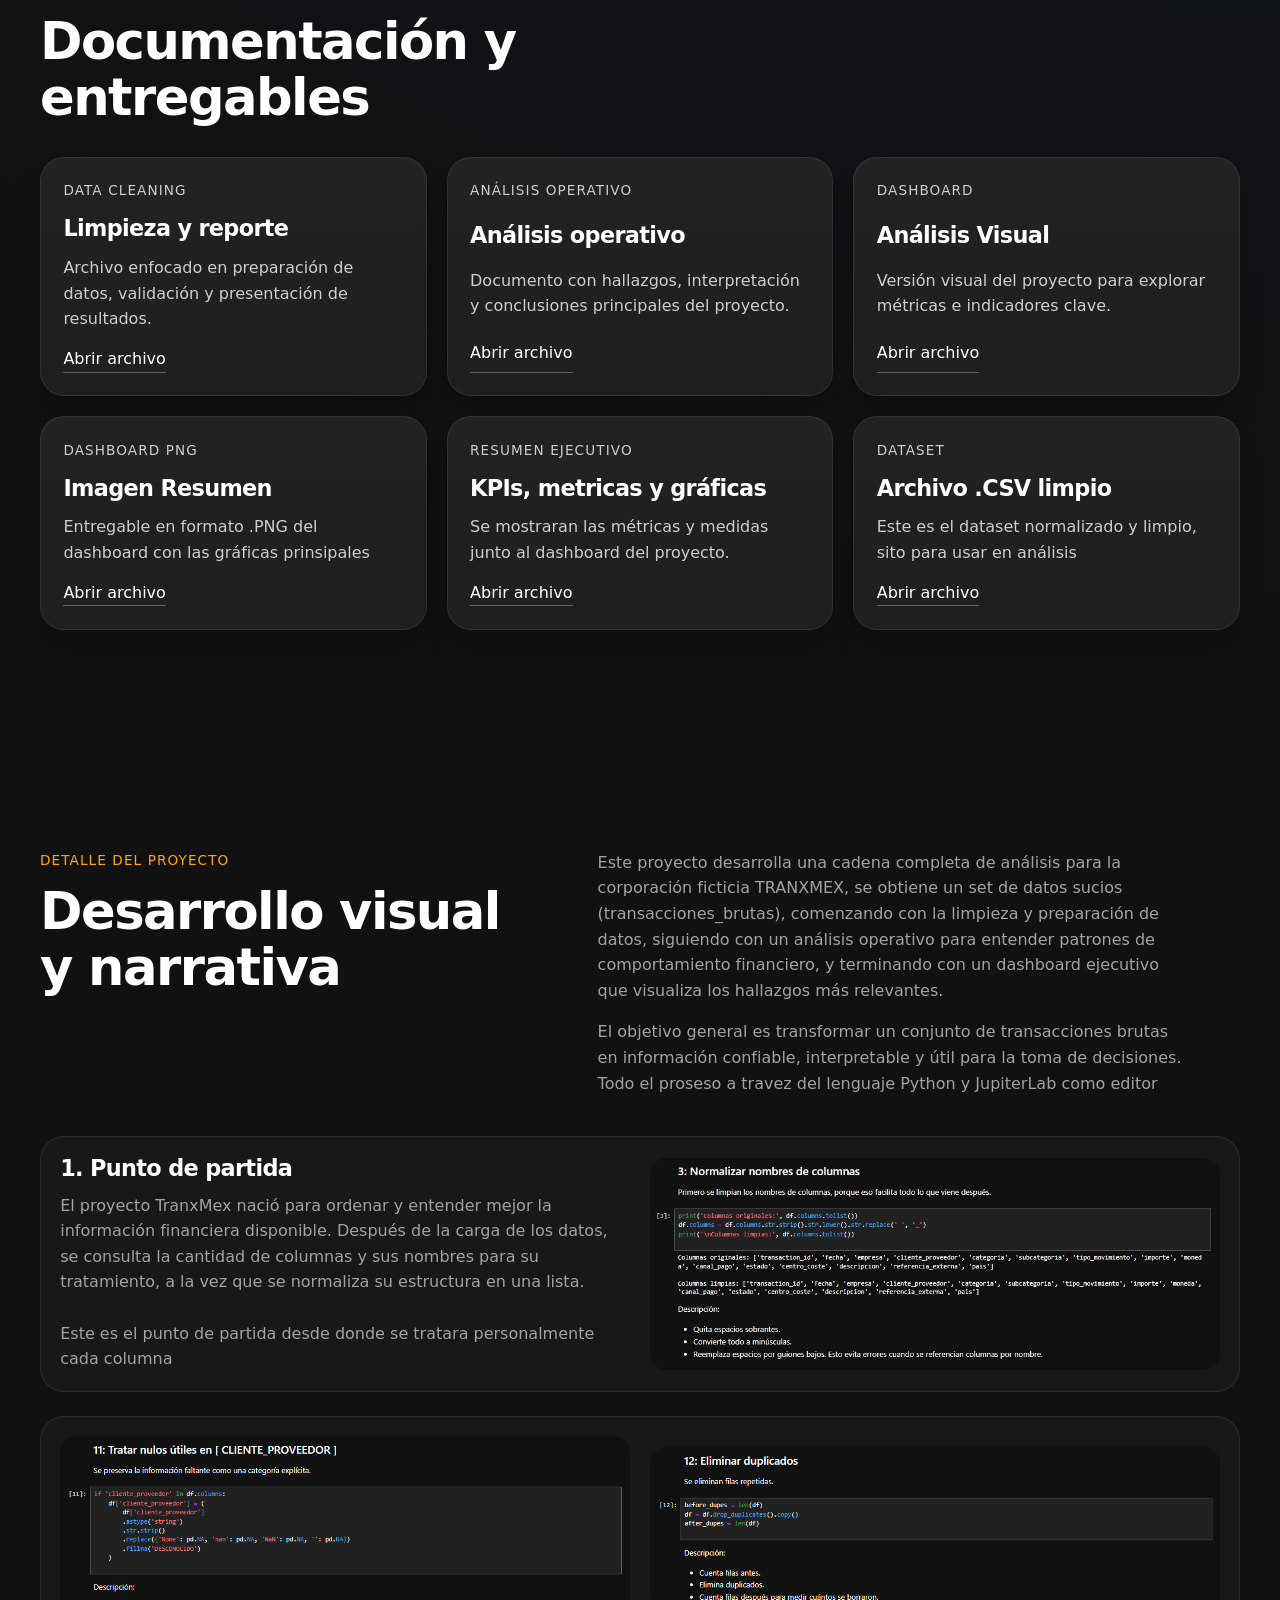
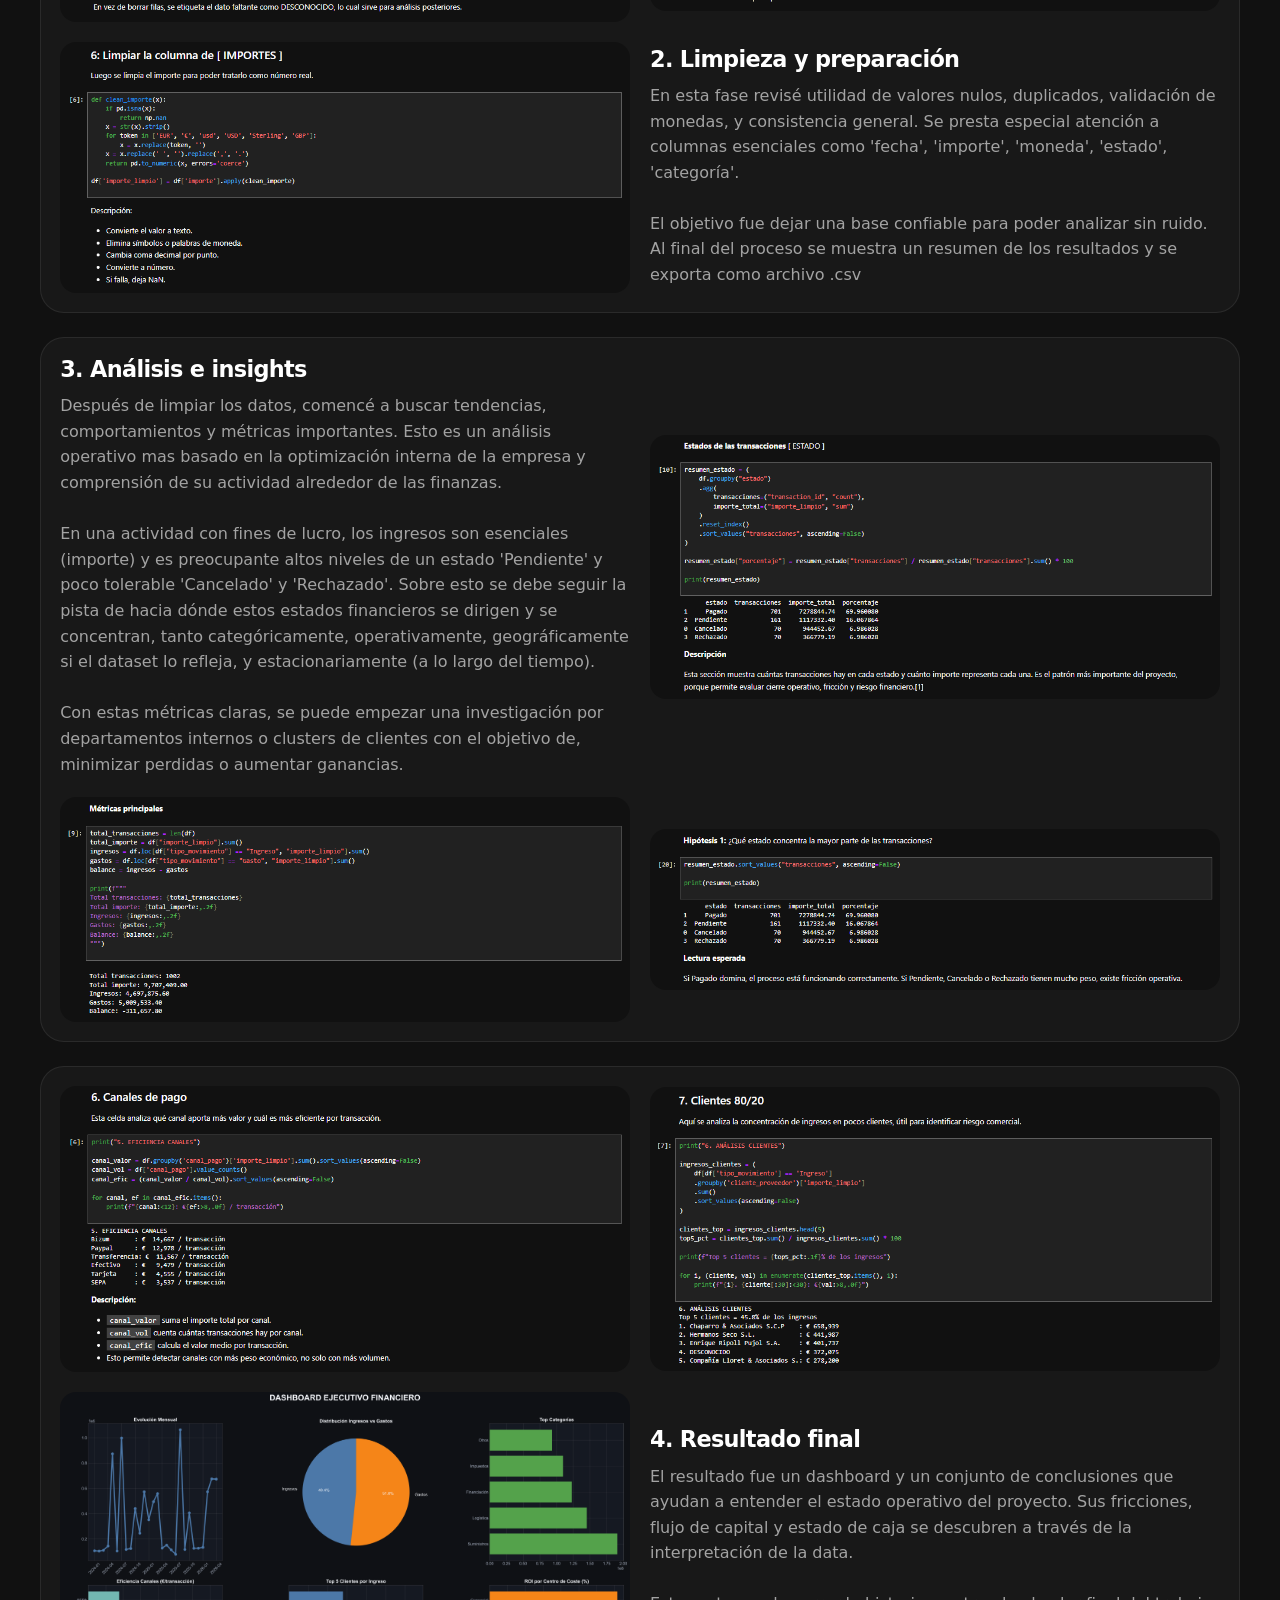
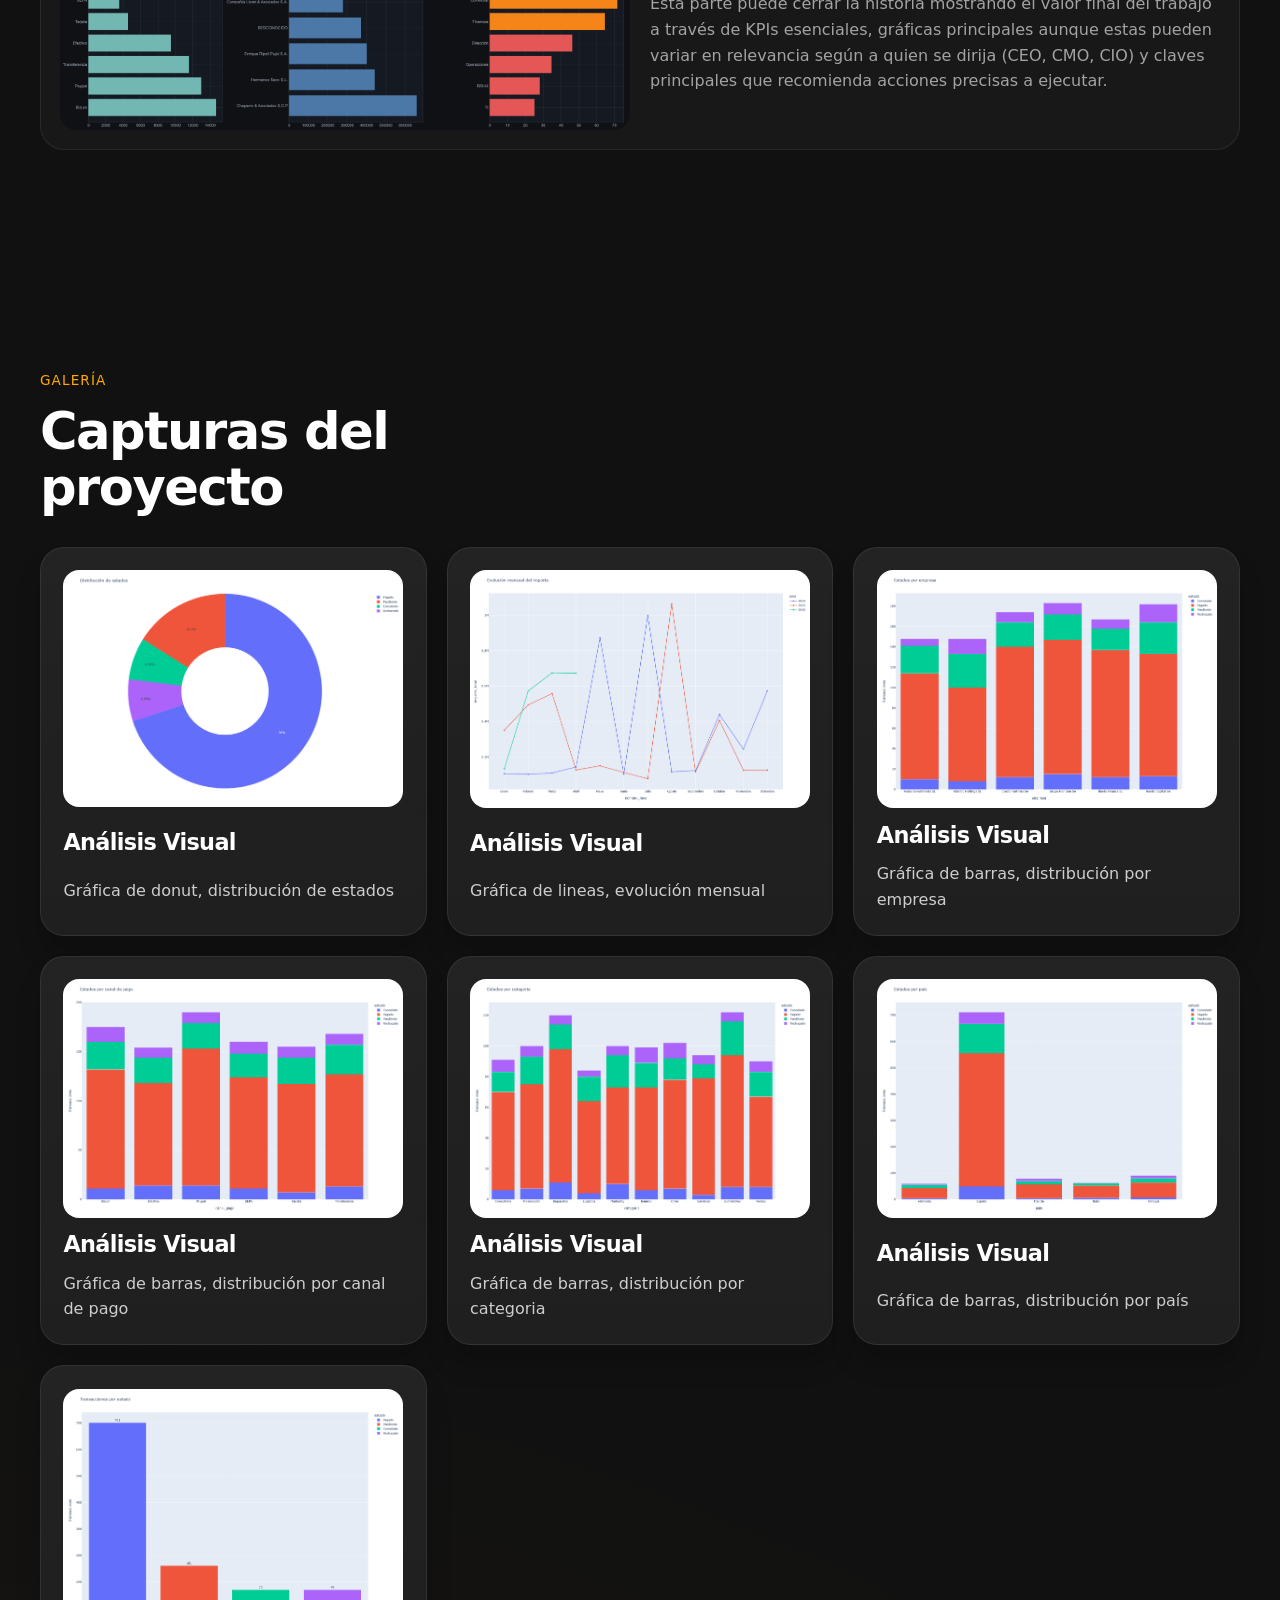
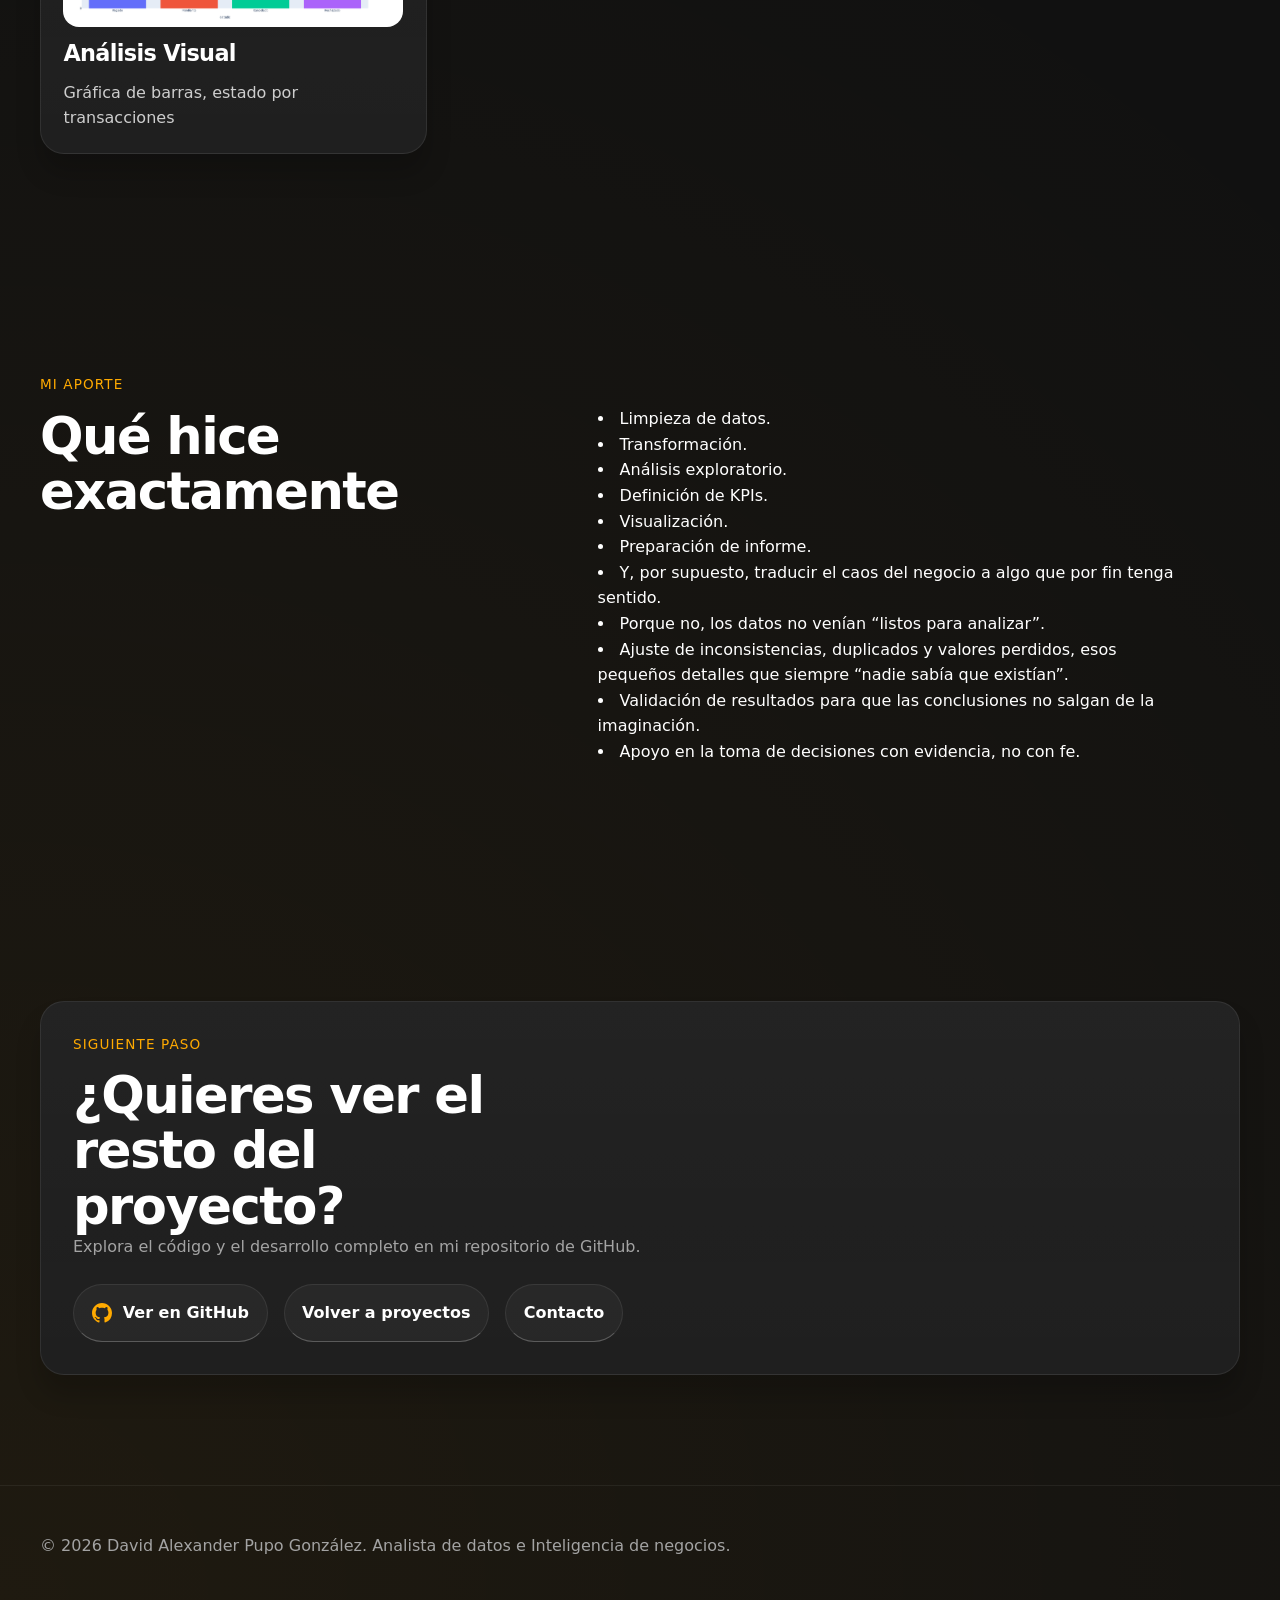
<file: web/content/tranxmex-analisis-operativo/index.html>
<!DOCTYPE html>
<html lang="es">
<head>
  <meta charset="UTF-8" />
  <meta name="viewport" content="width=device-width, initial-scale=1.0" />
  <meta name="description" content="TranxMex - Optimización Financiera" />
  <title>TranxMex | Proyecto</title>

  <link rel="icon" href="../../favicon.ico" type="image/x-icon" />
  <link rel="stylesheet" href="../../css/tokens.css" />
  <link rel="stylesheet" href="../../css/base.css" />
  <link rel="stylesheet" href="../../css/components.css" />
  <link rel="stylesheet" href="../../css/layout.css" />
</head>
<body>
  <header class="site-header">
    <div class="container header-inner">
      <a class="logo" href="../../index.html">David Alexander Pupo González</a>

      <nav class="site-nav" aria-label="Navegación principal">
        <a href="../../index.html#proyectos">Proyectos</a>
        <a href="../../index.html#habilidades">Habilidades</a>
        <a href="../../index.html#contacto">Contacto</a>
      </nav>
    </div>
  </header>

  <main>

<!-- TranxMex - Análisis Operativo -->

    <section class="hero section">
      <div class="container hero-grid">
        <div class="hero-content">
          <p class="eyebrow">Full Project</p>
          <h1>TranxMex - Análisis Operativo en Python</h1>
          <p class="hero-text">
            Proyecto desarrollado con Python para limpieza de datos, análisis, reporting e insights operativo.
          </p>

          <div class="hero-actions">
            <a class="btn btn-primary" href="#archivos">Ver archivos</a>
            <a class="btn btn-secondary" href="#detalle-proyecto">Ver proyecto</a>
          </div>
        </div>

        <aside class="hero-card card">
          <p class="card-label">Resumen del proyecto</p>
          <ul class="stats">
            <li>
              <strong>Objetivo</strong>
              <span>Limpieza de datos, insight sobre optimización operativo y visualización de datos</span>
            </li>
            <li>
              <strong>Herramientas</strong>
              <span>Python y JupiterLab</span>
            </li>
            <li>
              <strong>Salida</strong>
              <span>Dataset limpio + Gráficos de estado de transacciones + Dashboard</span>
            </li>
          </ul>
        </aside>
      </div>
    </section>

<!-- Qué resolví en TranxMex -->

    <section class="section">
      <div class="container section-grid">
        <div>
          <p class="section-kicker">Contexto</p>
          <h2>Qué resolví en TranxMex</h2>
        </div>

        <div class="section-text">
          <p>
            TranxMex tiene problemas operativos que más tarde se reflejan en sus ingresos. Primero atacaremos el flujo operativo, sus actividades tanto internas como comerciales, convirtiendo su data desordenada en información útil para su análisis, gestión y resolución.
          </p>
          <p>
            La data por sí solos no explica el comportamiento del negocio si no se limpia, organiza e interpreta correctamente.
          </p>
          <p>
            Entonces se tomaron decisiones de dos tipos. Primero, decisiones de calidad y estructura de datos, asegurando una base confiable para análisis posteriores. Y segundo, decisiones operativas, como detectar dónde se concentra la actividad, qué empresas o categorías tienen más peso y en qué países o canales se observan diferencias.
          </p>
          <p>
            En resumen, se logró pasar de datos transaccionales a una visión de negocio más clara, útil para decidir con más criterio, qué corregir, qué reforzar y dónde enfocar la atención de la dirección. Expoiler, todo apunta a 'Transacciones' sementado por 'Estado'
          </p>
        </div>
      </div>
    </section>

<!-- Documentación y entregables -->

    <section id="archivos" class="section">
      <div class="container">
        <p class="section-kicker">Archivos del proyecto</p>
        <h2>Documentación y entregables</h2>

        <div class="project-grid">
          <article class="project-card card">
            <p class="project-type">Data Cleaning</p>
            <h3>Limpieza y reporte</h3>
            <p>Archivo enfocado en preparación de datos, validación y presentación de resultados.</p>
            <a href="./Data_Cleaning.html">Abrir archivo</a>
          </article>

          <article class="project-card card">
            <p class="project-type">Análisis operativo</p>
            <h3>Análisis operativo</h3>
            <p>Documento con hallazgos, interpretación y conclusiones principales del proyecto.</p>
            <a href="./Analisis_Operativo.html">Abrir archivo</a>
          </article>

          <article class="project-card card">
            <p class="project-type">Dashboard</p>
            <h3>Análisis Visual</h3>
            <p>Versión visual del proyecto para explorar métricas e indicadores clave.</p>
            <a href="./Dashboard.html">Abrir archivo</a>
          </article>

          <article class="project-card card">
            <p class="project-type">Dashboard PNG</p>
            <h3>Imagen Resumen</h3>
            <p>Entregable en formato .PNG del dashboard con las gráficas prinsipales</p>
            <a href="./dashboard_ejecutivo.png">Abrir archivo</a>
          </article>

          <article class="project-card card">
            <p class="project-type">Resumen Ejecutivo</p>
            <h3>KPIs, metricas y gráficas</h3>
            <p>Se mostraran las métricas y medidas junto al dashboard del proyecto.</p>
            <a href="./dashboard_ejecutivo.html">Abrir archivo</a>
          </article>

          <article class="project-card card">
            <p class="project-type">Dataset</p>
            <h3>Archivo .CSV limpio</h3>
            <p>Este es el dataset normalizado y limpio, sito para usar en análisis</p>
            <a href="./transacciones_limpias.csv">Abrir archivo</a>
          </article>

        </div>
      </div>
    </section>

<!-- Desarrollo visual y narrativa -->

      <section id="detalle-proyecto" class="section">
        <div class="container section-grid">
          <div>
            <p class="section-kicker">Detalle del proyecto</p>
            <h2>Desarrollo visual y narrativa</h2>
          </div>
      
          <div class="section-text">
            <p>
              Este proyecto desarrolla una cadena completa de análisis para la corporación ficticia TRANXMEX, se obtiene un set de datos sucios (transacciones_brutas), comenzando con la limpieza y preparación de datos, siguiendo con un análisis operativo para entender patrones de comportamiento financiero, y terminando con un dashboard ejecutivo que visualiza los hallazgos más relevantes.
            </p>
            <p>  
              El objetivo general es transformar un conjunto de transacciones brutas en información confiable, interpretable y útil para la toma de decisiones. Todo el proseso a travez del lenguaje Python y JupiterLab como editor
            </p>
          </div>
        </div>
      
        <div class="container project-story">
          <article class="story-block">
            <div class="story-text">
              <h3>1. Punto de partida</h3>
              <p>
                El proyecto TranxMex nació para ordenar y entender mejor la información financiera disponible. Después de la carga de los datos, se consulta la cantidad de columnas y sus nombres para su tratamiento, a la vez que se normaliza su estructura en una lista.
              </p>
              <br>
              <p>
                Este es el punto de partida desde donde se tratara personalmente cada columna
              </p>
            </div>

            <div class="story-image">
              <a href="./visor-imagen.html?img=./1-punto-de-partida.png&alt=Captura%20del%20análisis%20de%20TranxMex">
                <img src="./1-Punto-de-partida.png" alt="Captura del análisis de TranxMex">
              </a>
            </div>

          </article>
      
          <article class="story-block">

            <div class="story-image">
              <a href="./visor-imagen.html?img=./nulos-utiles.png&alt=Captura%20del%20análisis%20de%20TranxMex">
                <img src="./nulos-utiles.png" alt="Captura del análisis de TranxMex">
              </a>
            </div>
            <div class="story-image">
              <a href="./visor-imagen.html?img=./eliminar-duplicados.png&alt=Captura%20del%20análisis%20de%20TranxMex">
                <img src="./eliminar-duplicados.png" alt="Captura del análisis de TranxMex">
              </a>
            </div>
            <div class="story-image">
              <a href="./visor-imagen.html?img=./normalizar-moneda.png&alt=Captura%20del%20análisis%20de%20TranxMex">
                <img src="./normalizar-moneda.png" alt="Captura del análisis de TranxMex">
              </a>
            </div>

            <div class="story-text">
              <h3>2. Limpieza y preparación</h3>
              <p>
                En esta fase revisé utilidad de valores nulos, duplicados, validación de monedas, y consistencia general. Se presta especial atención a columnas esenciales como 'fecha', 'importe', 'moneda', 'estado', 'categoría'.
              </p>
              <br>
              <p>
                El objetivo fue dejar una base confiable para poder analizar sin ruido. Al final del proceso se muestra un resumen de los resultados y se exporta como archivo .csv
              </p>
            </div>
          </article>
      
          <article class="story-block">
            <div class="story-text">
              <h3>3. Análisis e insights</h3>
              <p>
                Después de limpiar los datos, comencé a buscar tendencias, comportamientos y métricas importantes. Esto es un análisis operativo mas basado en la optimización interna de la empresa y comprensión de su actividad alrededor de las finanzas.
              </p>
              <br>
              <p>
                En una actividad con fines de lucro, los ingresos son esenciales (importe) y es preocupante altos niveles de un estado 'Pendiente' y poco tolerable 'Cancelado' y 'Rechazado'. Sobre esto se debe seguir la pista de hacia dónde estos estados financieros se dirigen y se concentran, tanto categóricamente, operativamente, geográficamente si el dataset lo refleja, y estacionariamente (a lo largo del tiempo).
              </p>
              <br>
              <p>
                Con estas métricas claras, se puede empezar una investigación por departamentos internos o clusters de clientes con el objetivo de, minimizar perdidas o aumentar ganancias.
              </p>
            </div>

            <div class="story-image">
              <a href="./visor-imagen.html?img=./estado-transacciones.png&alt=Captura%20del%20análisis%20de%20TranxMex">
                <img src="./estado-transacciones.png" alt="Captura del análisis de TranxMex">
              </a>
            </div>
            <div class="story-image">
              <a href="./visor-imagen.html?img=./metricas-principales.png&alt=Captura%20del%20análisis%20de%20TranxMex">
                <img src="./metricas-principales.png" alt="Captura del análisis de TranxMex">
              </a>
            </div>
            <div class="story-image">
              <a href="./visor-imagen.html?img=./hipotesis.png&alt=Captura%20del%20análisis%20de%20TranxMex">
                <img src="./hipotesis.png" alt="Captura del análisis de TranxMex">
              </a>
            </div>

          </article>
      
          <article class="story-block">

            <div class="story-image">
              <a href="./visor-imagen.html?img=./canal-pago.png&alt=Captura%20del%20análisis%20de%20TranxMex">
                <img src="./canal-pago.png" alt="Captura del análisis de TranxMex">
              </a>
            </div>
            <div class="story-image">
              <a href="./visor-imagen.html?img=./clientes-20-80.png&alt=Captura%20del%20análisis%20de%20TranxMex">
                <img src="./clientes-20-80.png" alt="Captura del análisis de TranxMex">
              </a>
            </div>
            <div class="story-image">
              <a href="./visor-imagen.html?img=./dashboard_ejecutivo.png&alt=Captura%20del%20análisis%20de%20TranxMex">
                <img src="./dashboard_ejecutivo.png" alt="Captura del análisis de TranxMex">
              </a>
            </div>

            <div class="story-text">
              <h3>4. Resultado final</h3>
              <p>
                El resultado fue un dashboard y un conjunto de conclusiones que ayudan a entender el estado operativo del proyecto. Sus fricciones, flujo de capital y estado de caja se descubren a través de la interpretación de la data.
              </p>
              <br>
              <p>  
                Esta parte puede cerrar la historia mostrando el valor final del trabajo a través de KPIs esenciales, gráficas principales aunque estas pueden variar en relevancia según a quien se dirija (CEO, CMO, CIO) y claves principales que recomienda acciones precisas a ejecutar.
              </p>
            </div>
          </article>
        </div>
      </section>

<!-- Galeria -->

    <section id="galeria" class="section">
      <div class="container">
        <p class="section-kicker">Galería</p>
        <h2>Capturas del proyecto</h2>

        <div class="project-grid">
          <article class="project-card card">

            <div class="story-image">
              <a href="./visor-imagen.html?img=./grafica_donut_estado.png&alt=Captura%20del%20análisis%20de%20TranxMex">
                <img src="./grafica_donut_estado.png" alt="Captura del análisis de TranxMex">
              </a>
            </div>

            <h3>Análisis Visual</h3>
            <p>Gráfica de donut, distribución de estados</p>
          </article>

          <article class="project-card card">

            <div class="story-image">
              <a href="./visor-imagen.html?img=./grafica_evolucion_mensual.png&alt=Captura%20del%20análisis%20de%20TranxMex">
                <img src="./grafica_evolucion_mensual.png" alt="Captura del análisis de TranxMex">
              </a>
            </div>

            <h3>Análisis Visual</h3>
            <p>Gráfica de lineas, evolución mensual</p>
          </article>

          <article class="project-card card">

            <div class="story-image">
              <a href="./visor-imagen.html?img=./grafica_estado_empresa.png&alt=Captura%20del%20análisis%20de%20TranxMex">
                <img src="./grafica_estado_empresa.png" alt="Captura del análisis de TranxMex">
              </a>
            </div>

            <h3>Análisis Visual</h3>
            <p>Gráfica de barras, distribución por empresa</p>
          </article>

          <article class="project-card card">

            <div class="story-image">
              <a href="./visor-imagen.html?img=./grafica_estado_canal.png&alt=Captura%20del%20análisis%20de%20TranxMex">
                <img src="./grafica_estado_canal.png" alt="Captura del análisis de TranxMex">
              </a>
            </div>

            <h3>Análisis Visual</h3>
            <p>Gráfica de barras, distribución por canal de pago</p>
          </article>

          <article class="project-card card">

            <div class="story-image">
              <a href="./visor-imagen.html?img=./grafica_estado_categoria.png&alt=Captura%20del%20análisis%20de%20TranxMex">
                <img src="./grafica_estado_categoria.png" alt="Captura del análisis de TranxMex">
              </a>
            </div>

            <h3>Análisis Visual</h3>
            <p>Gráfica de barras, distribución por categoria</p>
          </article>

          <article class="project-card card">

            <div class="story-image">
              <a href="./visor-imagen.html?img=./grafica_estado_pais.png&alt=Captura%20del%20análisis%20de%20TranxMex">
                <img src="./grafica_estado_pais.png" alt="Captura del análisis de TranxMex">
              </a>
            </div>

            <h3>Análisis Visual</h3>
            <p>Gráfica de barras, distribución por país</p>
          </article>

          <article class="project-card card">

            <div class="story-image">
              <a href="./visor-imagen.html?img=./grafica_estado_transacciones.png&alt=Captura%20del%20análisis%20de%20TranxMex">
                <img src="./grafica_estado_transacciones.png" alt="Captura del análisis de TranxMex">
              </a>
            </div>

            <h3>Análisis Visual</h3>
            <p>Gráfica de barras, estado por transacciones</p>
          </article>

        </div>
      </div>
    </section>

<!-- Qué hice exactamente -->
    
    <section class="section">
      <div class="container section-grid">
        <div>
          <p class="section-kicker">Mi aporte</p>
          <h2>Qué hice exactamente</h2>
        </div>

        <div class="section-text">
          <p>
            <dl>
              <li>Limpieza de datos.</li>
              <li>Transformación.</li> 
              <li>Análisis exploratorio.</li>
              <li>Definición de KPIs.</li>
              <li>Visualización.</li>
              <li>Preparación de informe.</li>
              <li>Y, por supuesto, traducir el caos del negocio a algo que por fin tenga sentido.</li>
              <li>Porque no, los datos no venían “listos para analizar”.</li>
              <li>Ajuste de inconsistencias, duplicados y valores perdidos, esos pequeños detalles que siempre “nadie sabía que existían”.</li>
              <li>Validación de resultados para que las conclusiones no salgan de la imaginación.</li>
              <li>Apoyo en la toma de decisiones con evidencia, no con fe.</li>
            </dl>
        </div>
      </div>
    </section>

<!-- ¿Quieres ver el resto del portafolio? -->

    <section class="section">
      <div class="container contact-box card">
        <p class="section-kicker">Siguiente paso</p>
        <h2>¿Quieres ver el resto del proyecto?</h2>
        <p>Explora el código y el desarrollo completo en mi repositorio de GitHub.</p>

        <div class="contact-links">
          <a class="social-link github-link" href="https://github.com/TU_USUARIO" target="_blank" rel="noopener noreferrer">
          <svg class="social-icon github-icon" viewBox="0 0 16 16" aria-hidden="true">
            <path d="M8 0C3.58 0 0 3.58 0 8c0 3.54 2.29 6.53 5.47 7.59.4.07.55-.17.55-.38 0-.19-.01-.82-.01-1.49-2.01.37-2.53-.49-2.69-.94-.09-.23-.48-.94-.82-1.13-.28-.15-.68-.52-.01-.53.63-.01 1.08.58 1.23.82.72 1.21 1.87.87 2.33.66.07-.52.28-.87.51-1.07-1.78-.2-3.64-.89-3.64-3.95 0-.87.31-1.59.82-2.15-.08-.2-.36-1.02.08-2.12 0 0 .67-.21 2.2.82.64-.18 1.32-.27 2-.27s1.36.09 2 .27c1.53-1.04 2.2-.82 2.2-.82.44 1.1.16 1.92.08 2.12.51.56.82 1.27.82 2.15 0 3.07-1.87 3.75-3.65 3.95.29.25.54.73.54 1.48 0 1.07-.01 1.93-.01 2.2 0 .21.15.46.55.38A8.01 8.01 0 0 0 16 8c0-4.42-3.58-8-8-8z"/>
          </svg>
          <span>Ver en GitHub</span>
        </a>

        <a class="social-link secondary-link" href="../../index.html#proyectos"><span>Volver a proyectos</span></a>
        <a class="social-link secondary-link" href="../../index.html#contacto"><span>Contacto</span></a>
       </div>
     </div>
    </section>
  </main>

  <footer class="site-footer">
    <div class="container footer-inner">
      <p>© 2026 David Alexander Pupo González. Analista de datos e Inteligencia de negocios.</p>
    </div>
  </footer>
</body>
</html>
</file>
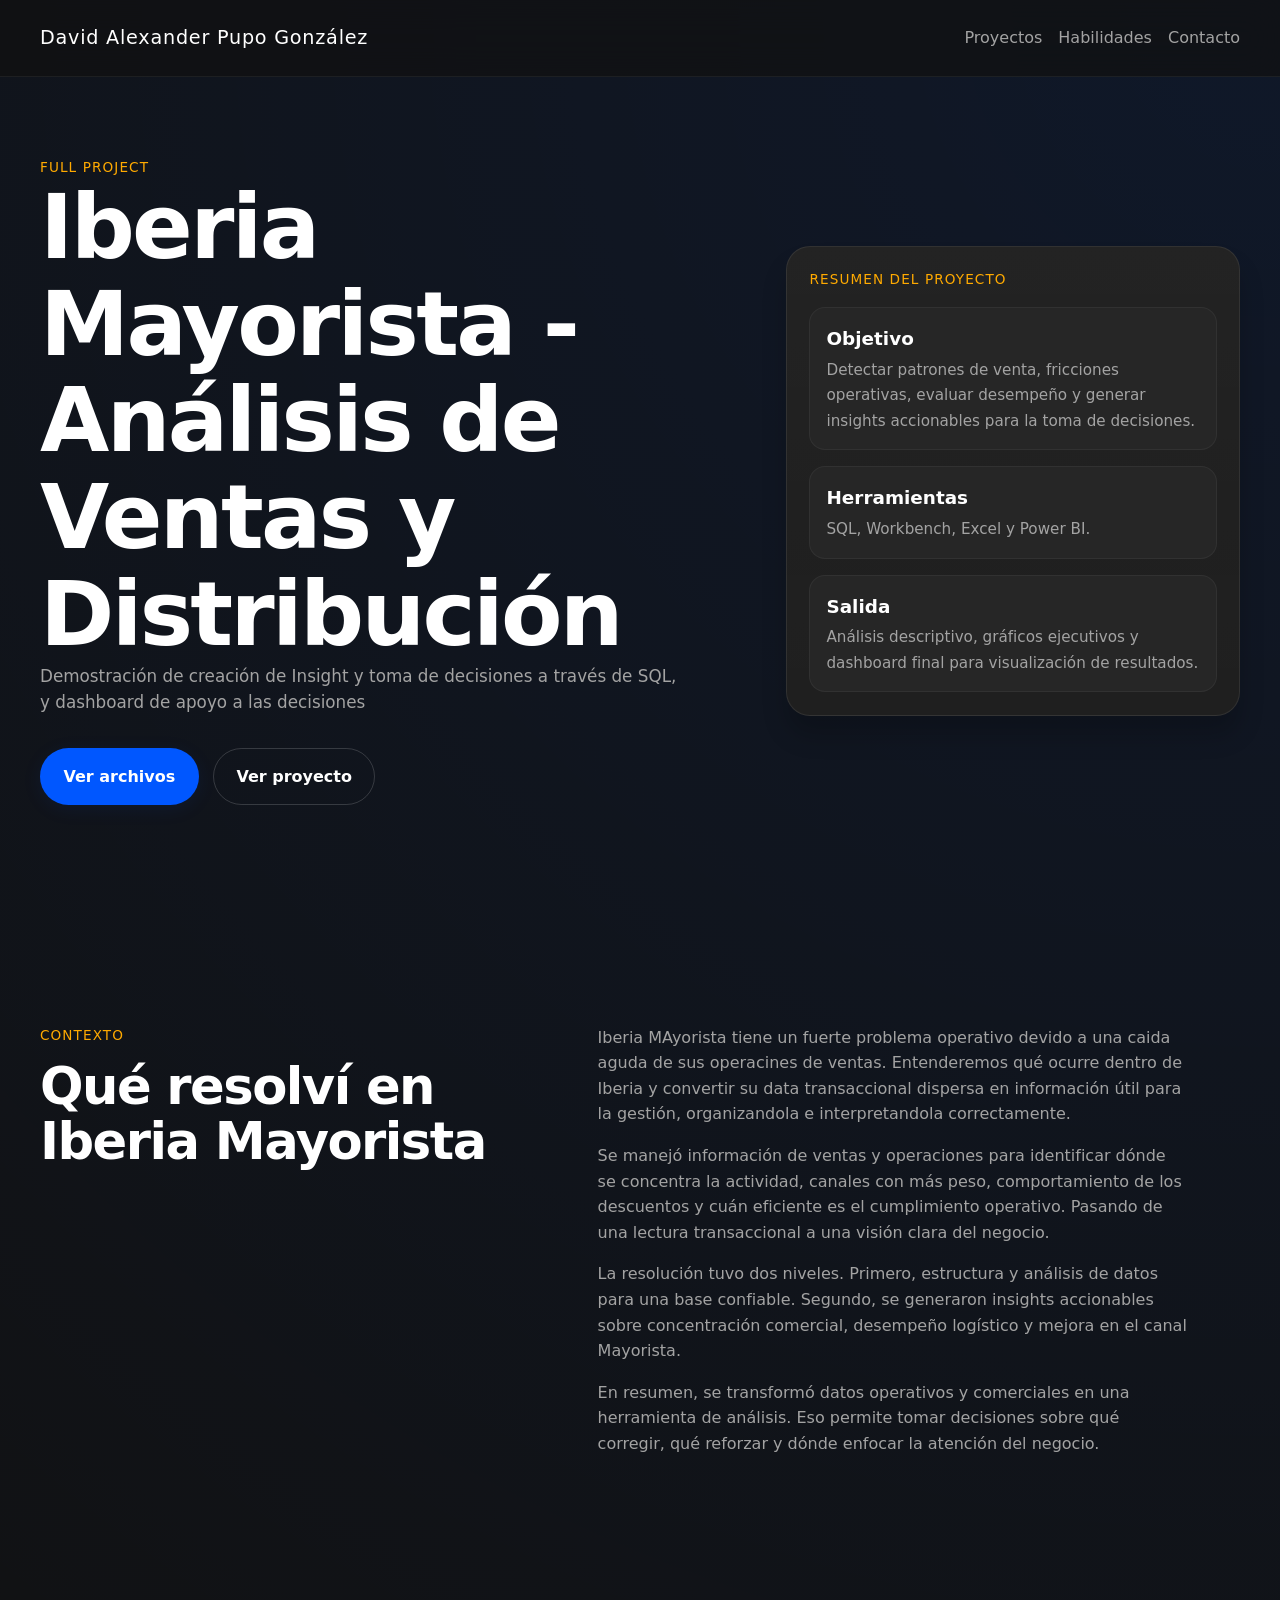
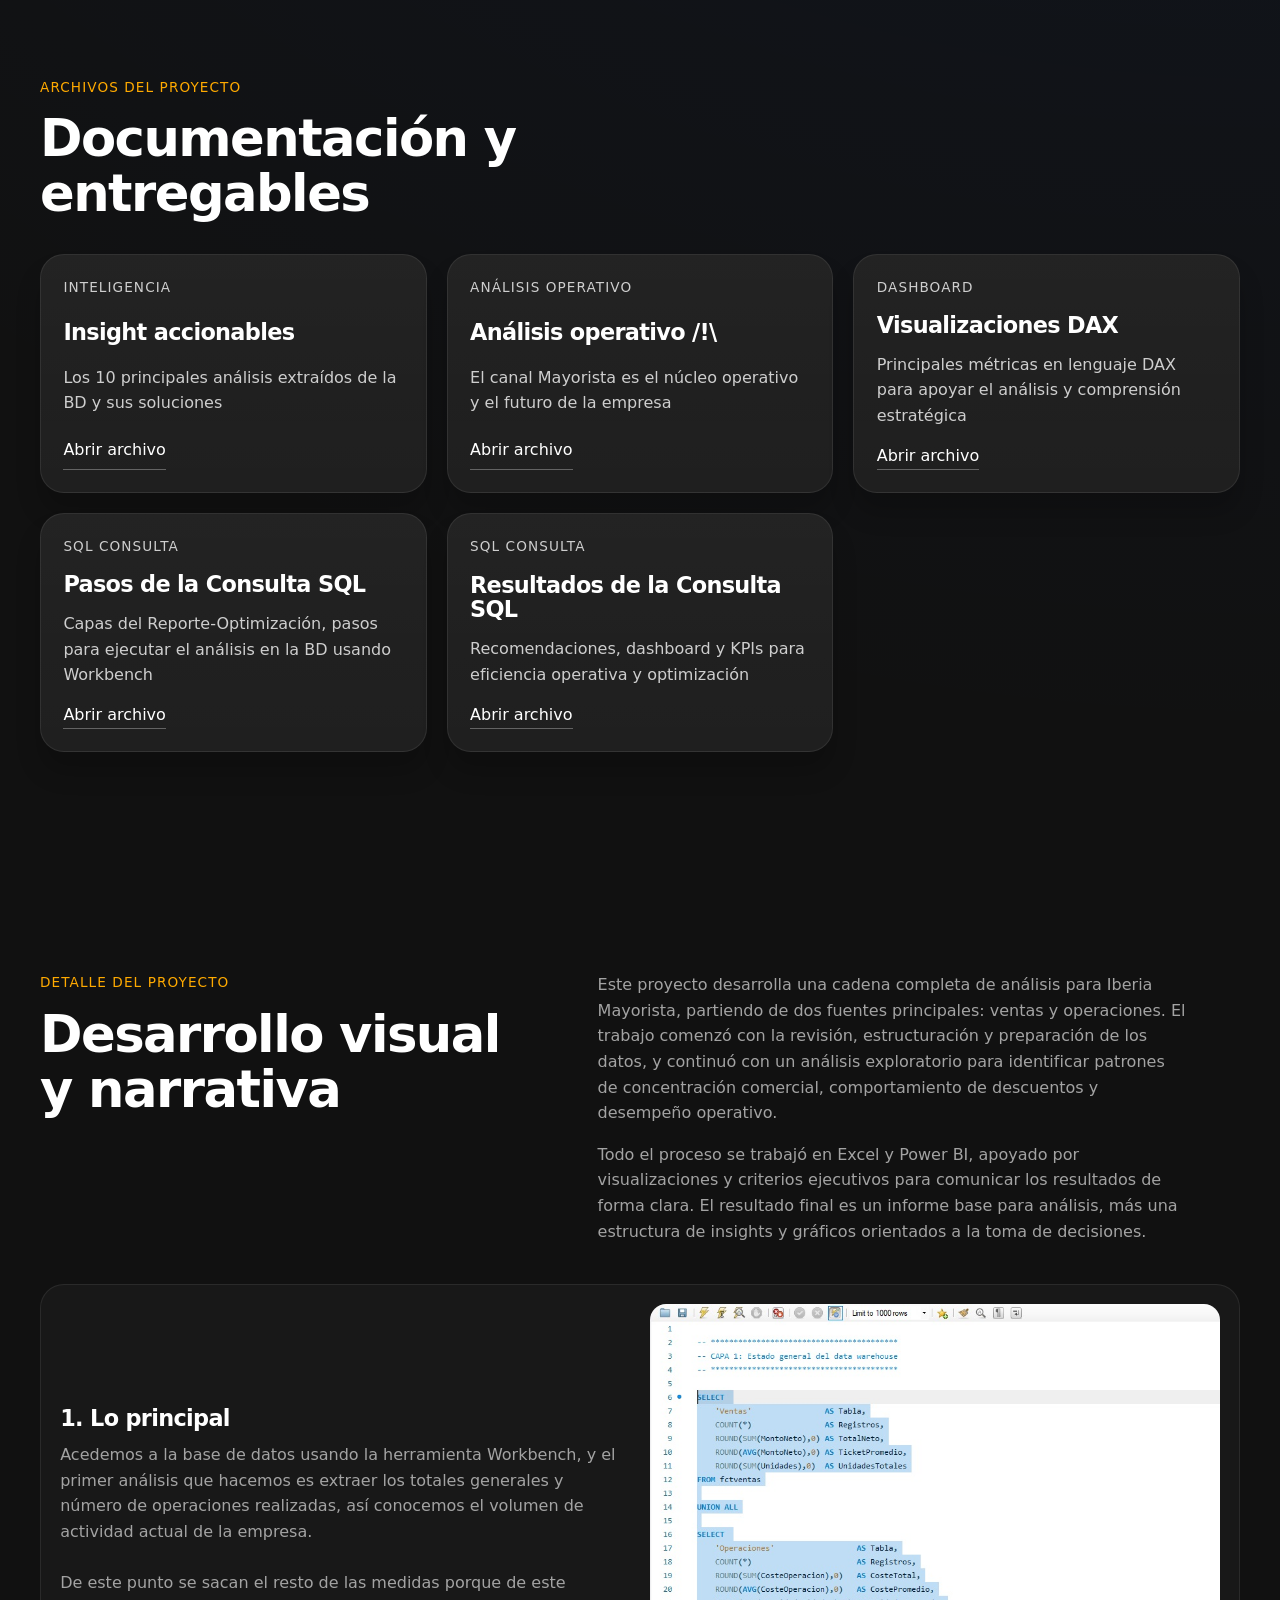
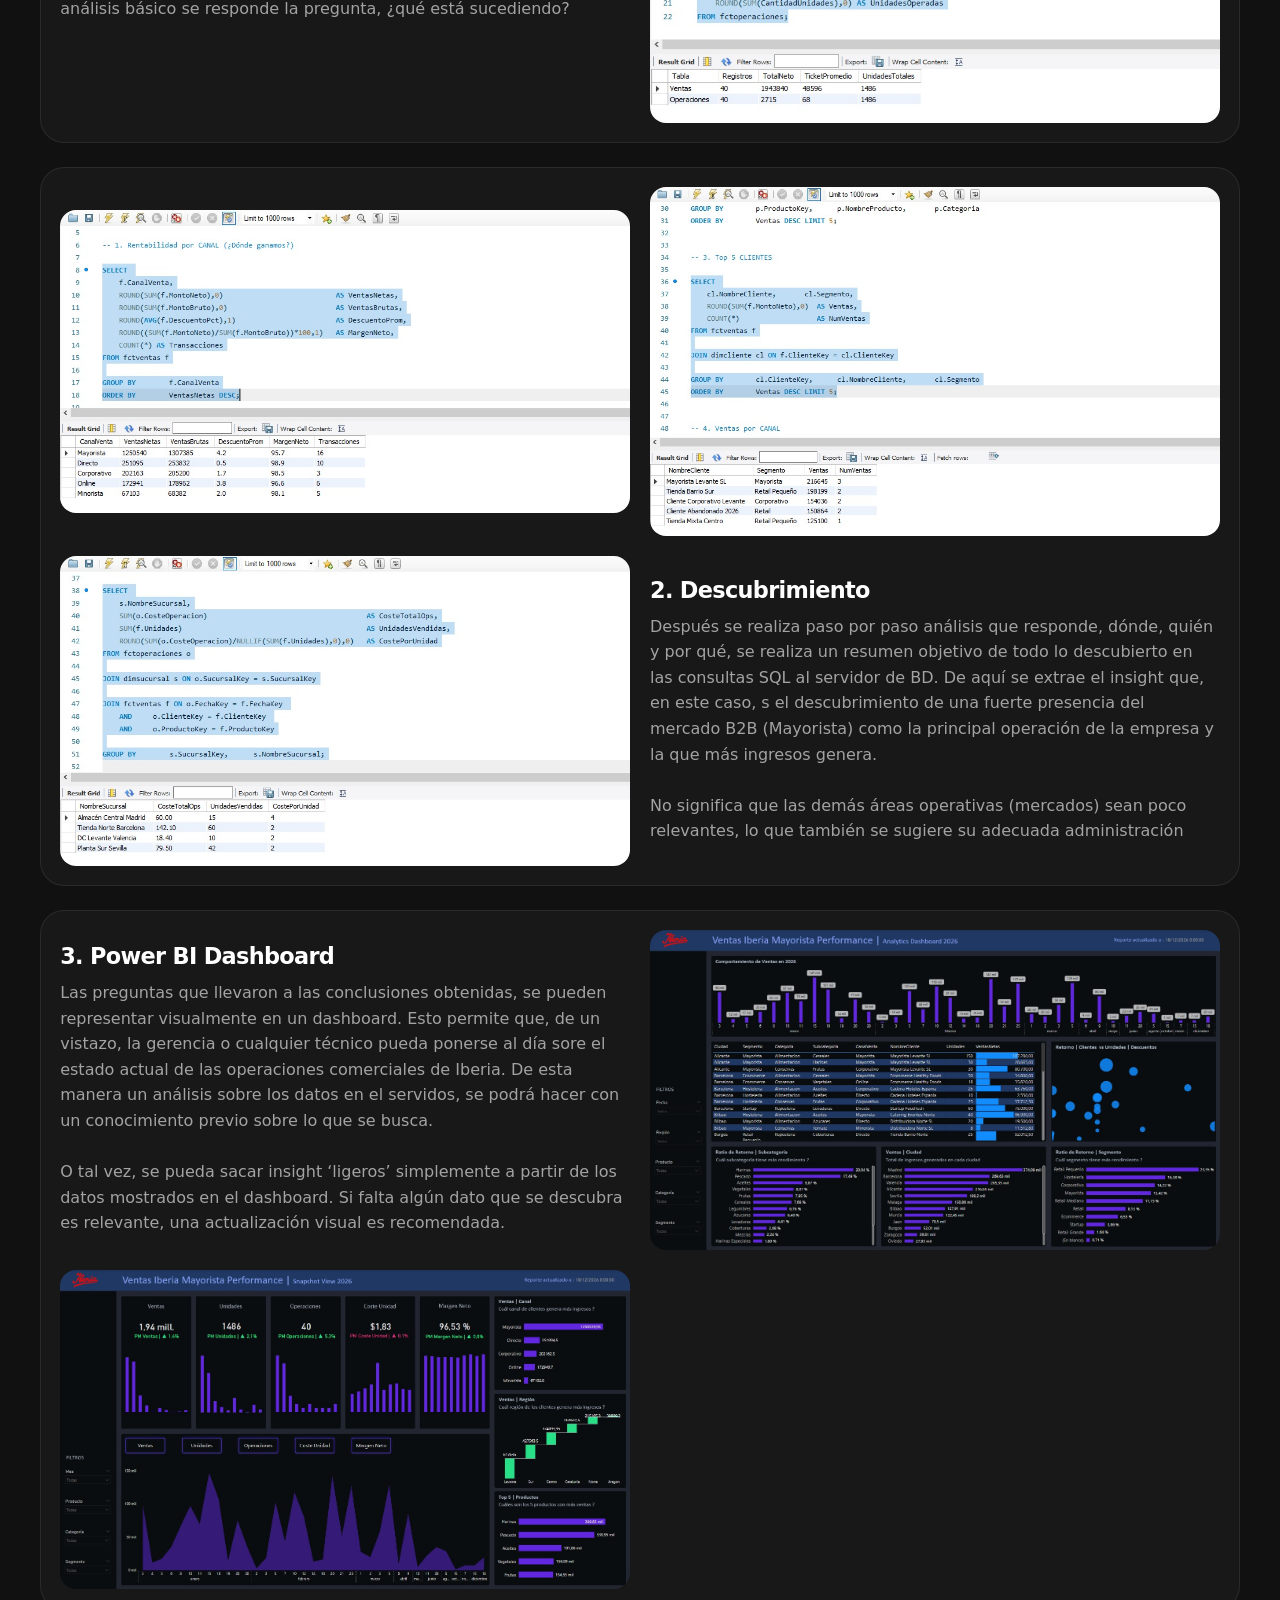
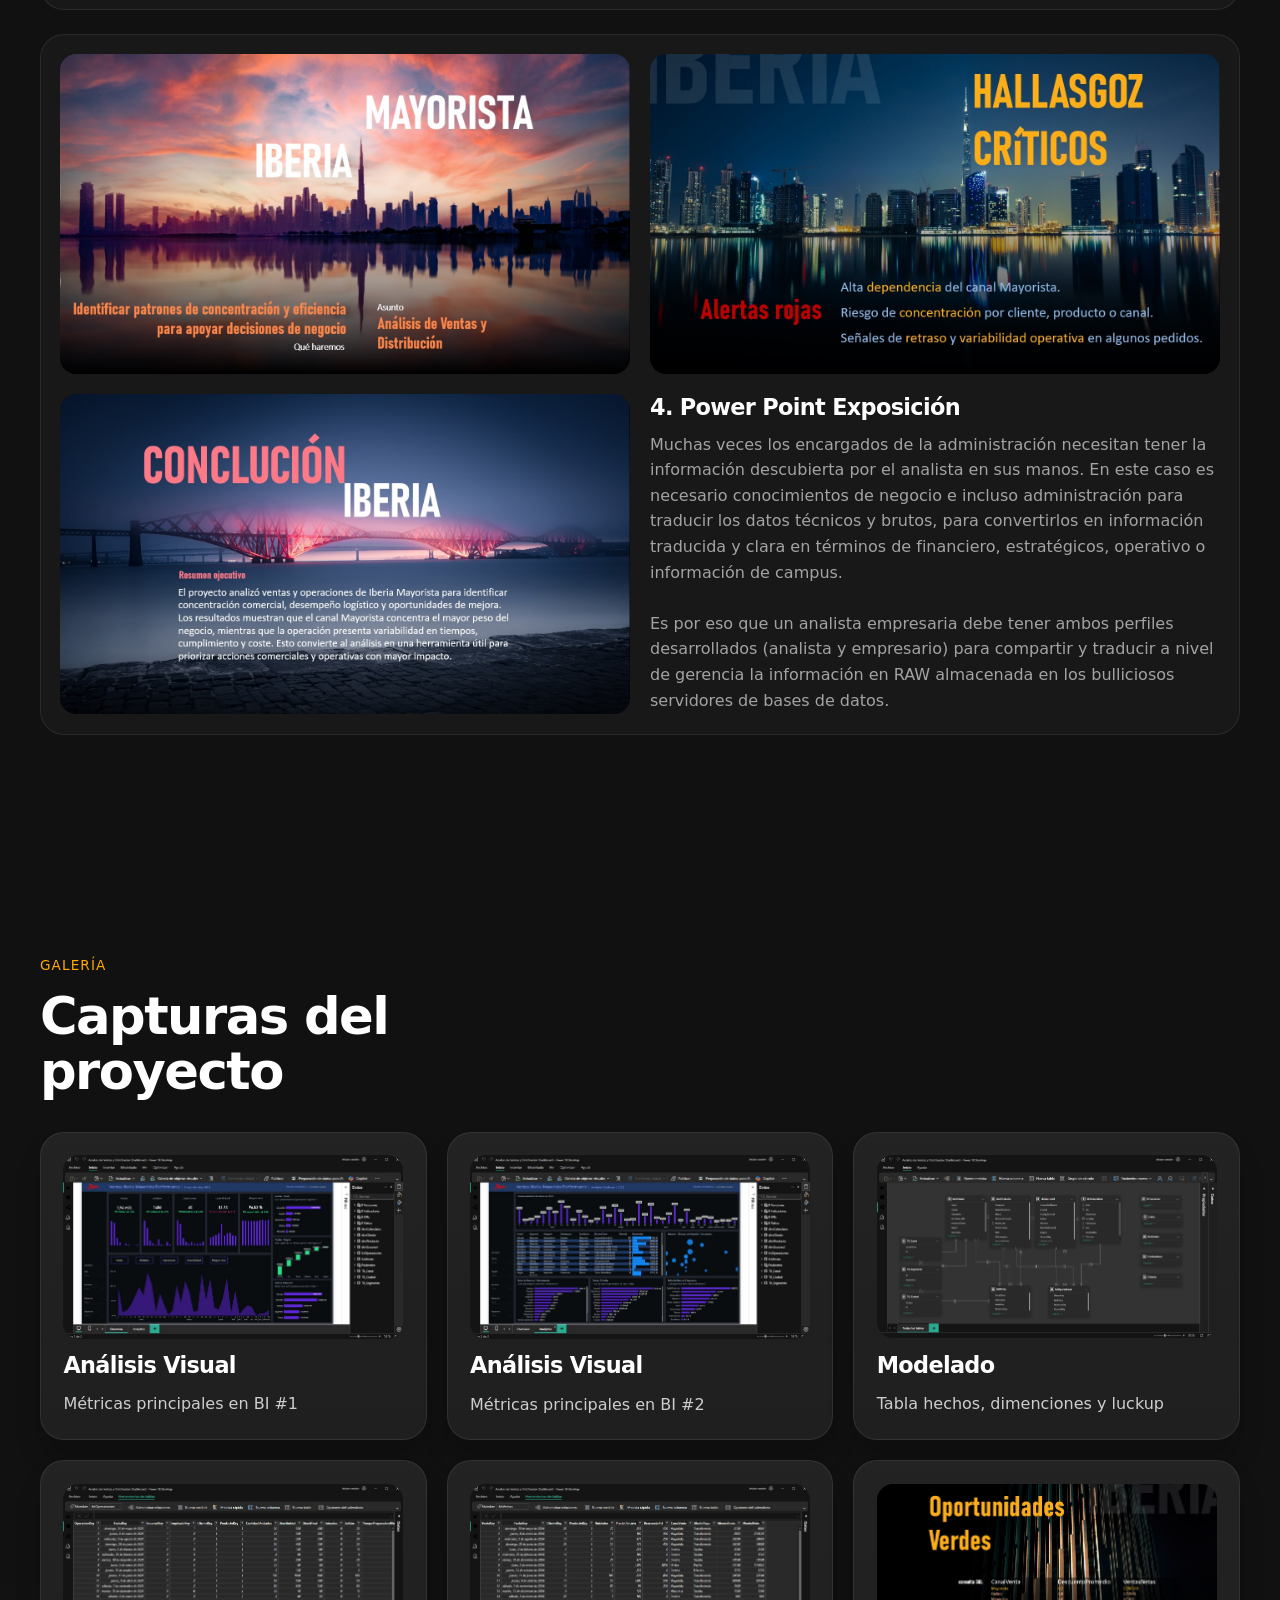
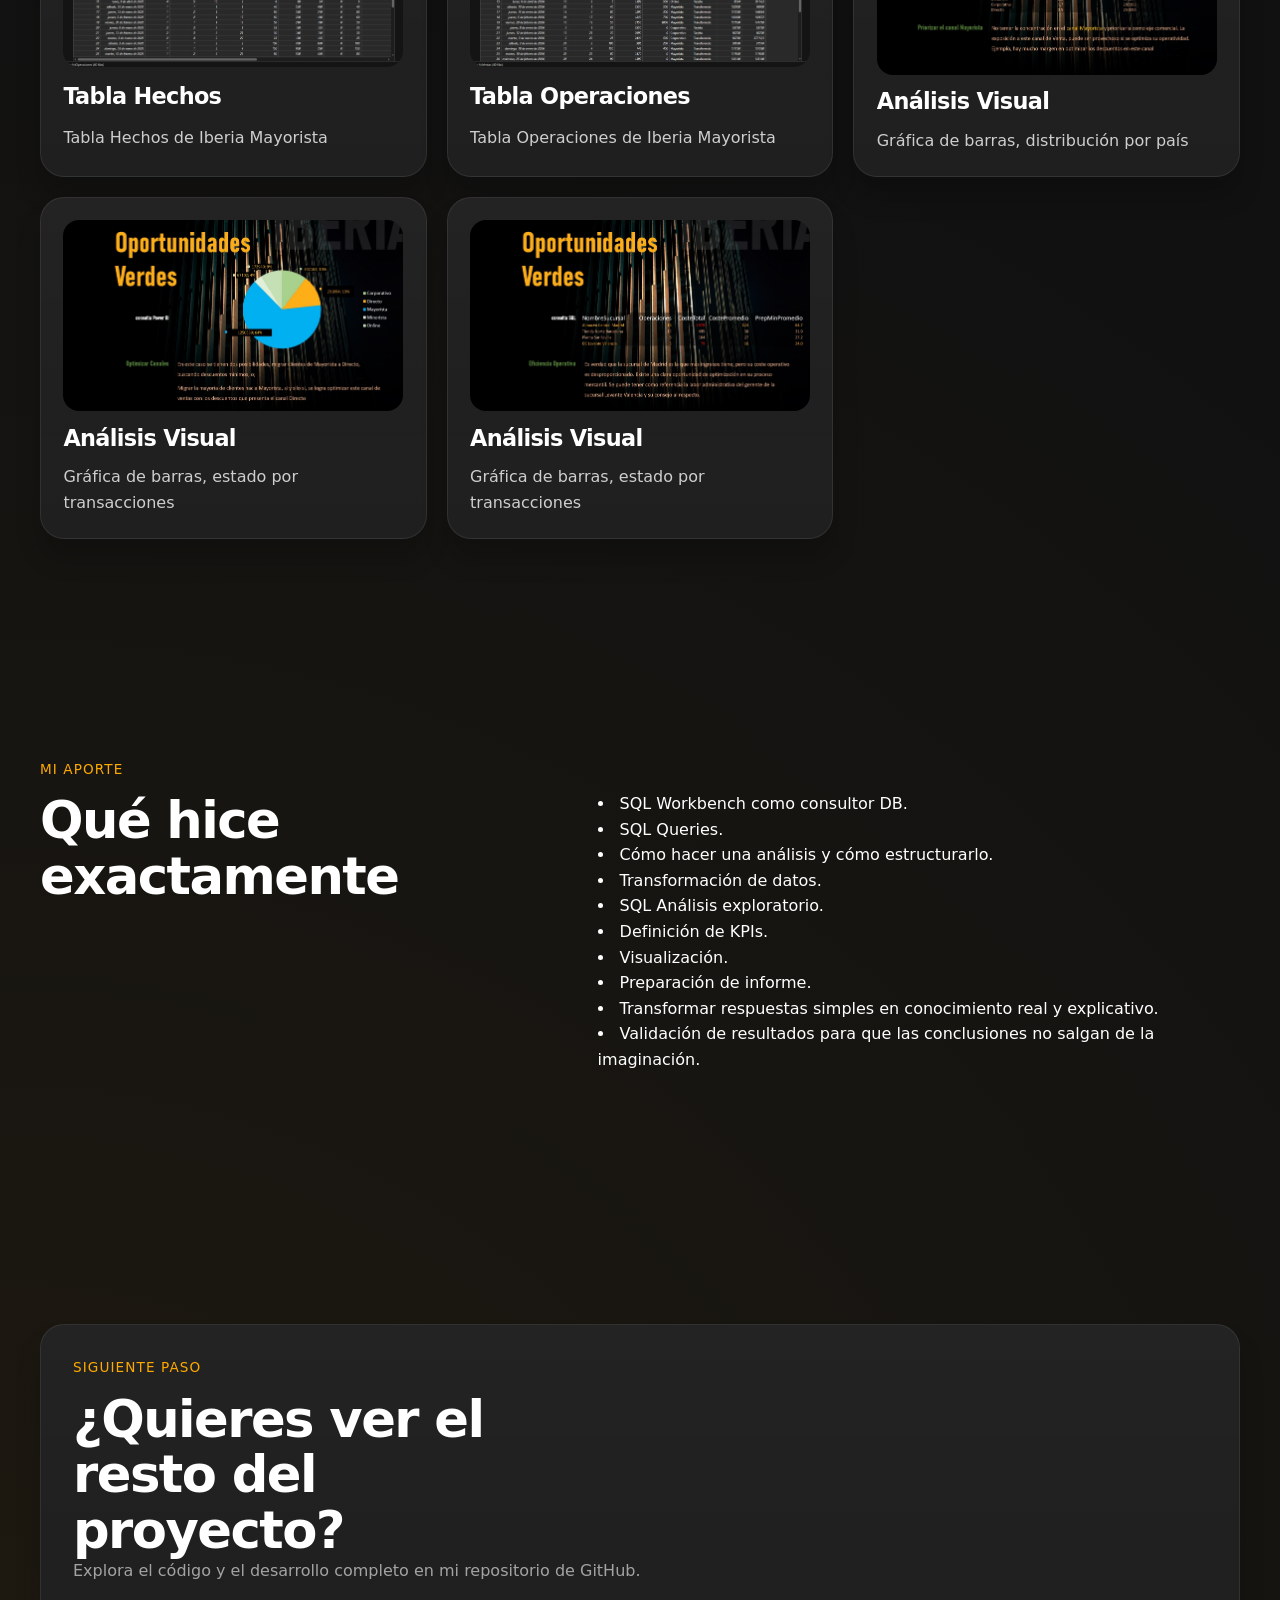
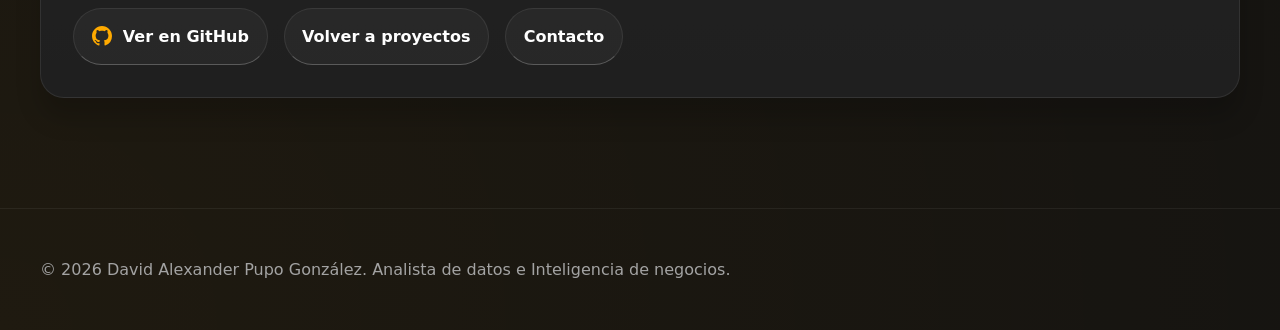
<file: web_components/content/iberia mayorista/index.html>
<!DOCTYPE html>
<html lang="es">
<head>
  <meta charset="UTF-8" />
  <meta name="viewport" content="width=device-width, initial-scale=1.0" />
  <meta name="description" content="TranxMex - Optimización Financiera" />
  <title>TranxMex | Proyecto</title>

  <link rel="icon" href="../../favicon.ico" type="image/x-icon" />
  <link rel="stylesheet" href="../../css/tokens.css" />
  <link rel="stylesheet" href="../../css/base.css" />
  <link rel="stylesheet" href="../../css/components.css" />
  <link rel="stylesheet" href="../../css/layout.css" />
</head>
<body>
  <header class="site-header">
    <div class="container header-inner">
      <a class="logo" href="../../../index.html">David Alexander Pupo González</a>

      <nav class="site-nav" aria-label="Navegación principal">
        <a href="../../index.html#proyectos">Proyectos</a>
        <a href="../../index.html#habilidades">Habilidades</a>
        <a href="../../index.html#contacto">Contacto</a>
      </nav>
    </div>
  </header>

  <main>

<!-- TranxMex - Análisis Operativo -->

    <section class="hero section">
      <div class="container hero-grid">
        <div class="hero-content">
          <p class="eyebrow">Full Project</p>
          <h1>Iberia Mayorista - Análisis de Ventas y Distribución</h1>
          <p class="hero-text">
            Demostración de creación de Insight y toma de decisiones a través de SQL, y dashboard de apoyo a las decisiones
          </p>

          <div class="hero-actions">
            <a class="btn btn-primary" href="#archivos">Ver archivos</a>
            <a class="btn btn-secondary" href="#detalle-proyecto">Ver proyecto</a>
          </div>
        </div>

        <!-- aside # 1 -->
        
        <aside class="hero-card card">
          <p class="card-label">Resumen del proyecto</p>
          <ul class="stats">
            <li>
              <strong>Objetivo</strong>
              <span>Detectar patrones de venta, fricciones operativas, evaluar desempeño y generar insights accionables para la toma de decisiones.</span>
            </li>
            <li>
              <strong>Herramientas</strong>
              <span>SQL, Workbench, Excel y Power BI.</span>
            </li>
            <li>
              <strong>Salida</strong>
              <span>Análisis descriptivo, gráficos ejecutivos y dashboard final para visualización de resultados.</span>
            </li>
          </ul>
        </aside>

      </div>
    </section>

<!-- Qué resolví en TranxMex -->

    <section class="section">
      <div class="container section-grid">
        <div>
          <p class="section-kicker">Contexto</p>
          <h2>Qué resolví en Iberia Mayorista</h2>
        </div>

        <!-- text # 1 -->

        <div class="section-text">
          <p>
            Iberia MAyorista tiene un fuerte problema operativo devido a una caida aguda de sus operacines de ventas. Entenderemos qué ocurre dentro de Iberia y convertir su data transaccional dispersa en información útil para la gestión, organizandola e interpretandola correctamente.
          </p>
          <p>
            Se manejó información de ventas y operaciones para identificar dónde se concentra la actividad, canales con más peso, comportamiento de los descuentos y cuán eficiente es el cumplimiento operativo. Pasando de una lectura transaccional a una visión clara del negocio.
          </p>
          <p>
            La resolución tuvo dos niveles. Primero, estructura y análisis de datos para una base confiable. Segundo, se generaron insights accionables sobre concentración comercial, desempeño logístico y mejora en el canal Mayorista.
          </p>
          <p>
            En resumen, se transformó datos operativos y comerciales en una herramienta de análisis. Eso permite tomar decisiones sobre qué corregir, qué reforzar y dónde enfocar la atención del negocio.
          </p>
        </div>

      </div>
    </section>

<!-- Documentación y entregables -->

    <section id="archivos" class="section">
      <div class="container">
        <p class="section-kicker">Archivos del proyecto</p>
        <h2>Documentación y entregables</h2>

        <div class="project-grid">

          <!-- card # 1 -->

          <article class="project-card card">
            <p class="project-type">Inteligencia</p>
            <h3>Insight accionables</h3>
            <p>Los 10 principales análisis extraídos de la BD y sus soluciones</p>
            <a href="./insight-accionables.docx">Abrir archivo</a>
          </article>

          <!-- card # 2 -->

          <article class="project-card card">
            <p class="project-type">Análisis operativo</p>
            <h3>Análisis operativo /!\</h3>
            <p>El canal Mayorista es el núcleo operativo y el futuro de la empresa</p>
            <a href="./Reporte-Optimizacion Canal Mayorista.docx">Abrir archivo</a>
          </article>

          <!-- card # 3 -->

          <article class="project-card card">
            <p class="project-type">Dashboard</p>
            <h3>Visualizaciones DAX</h3>
            <p>Principales métricas en lenguaje DAX para apoyar el análisis y comprensión estratégica</p>
            <a href="./Lenguaje-DAX graficas recomendadas.docx">Abrir archivo</a>
          </article>

          <!-- card # 4 -->

          <article class="project-card card">
            <p class="project-type">SQL Consulta</p>
            <h3>Pasos de la Consulta SQL</h3>
            <p>Capas del Reporte-Optimización, pasos para ejecutar el análisis en la BD usando Workbench</p>
            <a href="./Capas del reporte-medidas, metricas y comparacion.docx">Abrir archivo</a>
          </article>

          <!-- card # 5 -->

          <article class="project-card card">
            <p class="project-type">SQL Consulta</p>
            <h3>Resultados de la Consulta SQL</h3>
            <p>Recomendaciones, dashboard y KPIs para eficiencia operativa y optimización</p>
            <a href="./Análisis y Resultados ( ! ).docx">Abrir archivo</a>
          </article>

        </div>
      </div>
    </section>

<!-- Detalle del proyecto -->

    <section id="detalle-proyecto" class="section">
      <div class="container section-grid">
        <div>
          <p class="section-kicker">Detalle del proyecto</p>
          <h2>Desarrollo visual y narrativa</h2>
        </div>
      
        <div class="section-text">
          <p>
            Este proyecto desarrolla una cadena completa de análisis para Iberia Mayorista, partiendo de dos fuentes principales: ventas y operaciones. El trabajo comenzó con la revisión, estructuración y preparación de los datos, y continuó con un análisis exploratorio para identificar patrones de concentración comercial, comportamiento de descuentos y desempeño operativo.
          </p>
          <p>  
            Todo el proceso se trabajó en Excel y Power BI, apoyado por visualizaciones y criterios ejecutivos para comunicar los resultados de forma clara. El resultado final es un informe base para análisis, más una estructura de insights y gráficos orientados a la toma de decisiones.
          </p>
        </div>
      </div>
      
      <div class="container project-story">
          
        <!-- block # 1 -->

        <article class="story-block">
          <div class="story-text">
            <h3>1. Lo principal</h3>
            <p>
              Acedemos a la base de datos usando la herramienta Workbench, y el primer análisis que hacemos es extraer los totales generales y número de operaciones realizadas, así conocemos el volumen de actividad actual de la empresa.
            </p>
            <br>
            <p>
              De este punto se sacan el resto de las medidas porque de este análisis básico se responde la pregunta, ¿qué está sucediendo?
            </p>
          </div>

          <div class="story-image">
            <a href="./visor-imagen.html?img=./metricas-principales.jpg&alt=Captura%20del%20análisis%20de%20TranxMex">
              <img src="./metricas-principales.jpg" alt="Captura del análisis de TranxMex">
            </a>
          </div>
        </article>
      
        <!-- block # 2 -->

        <article class="story-block">
          <div class="story-image">
            <a href="./visor-imagen.html?img=./mayorista-ventas.jpg&alt=Captura%20del%20análisis%20de%20TranxMex">
              <img src="./mayorista-ventas.jpg" alt="Captura del análisis de TranxMex">
            </a>
          </div>
          <div class="story-image">
            <a href="./visor-imagen.html?img=./clientes-principales.jpg&alt=Captura%20del%20análisis%20de%20TranxMex">
              <img src="./clientes-principales.jpg" alt="Captura del análisis de TranxMex">
            </a>
          </div>
          <div class="story-image">
            <a href="./visor-imagen.html?img=./sucursales-eficiencia.jpg&alt=Captura%20del%20análisis%20de%20TranxMex">
              <img src="./sucursales-eficiencia.jpg" alt="Captura del análisis de TranxMex">
            </a>
          </div>

          <div class="story-text">
            <h3>2. Descubrimiento</h3>
            <p>
              Después se realiza paso por paso análisis que responde, dónde, quién y por qué, se realiza un resumen objetivo de todo lo descubierto en las consultas SQL al servidor de BD. De aquí se extrae el insight que, en este caso, s el descubrimiento de una fuerte presencia del mercado B2B (Mayorista) como la principal operación de la empresa y la que más ingresos genera.
            </p>
            <br>
            <p>
              No significa que las demás áreas operativas (mercados) sean poco relevantes, lo que también se sugiere su adecuada administración
            </p>
          </div>
        </article>
      
        <!-- block # 3 -->
        
        <article class="story-block">
          <div class="story-text">
            <h3>3. Power BI Dashboard</h3>
            <p>
              Las preguntas que llevaron a las conclusiones obtenidas, se pueden representar visualmente en un dashboard. Esto permite que, de un vistazo, la gerencia o cualquier técnico pueda ponerse al día sore el estado actual de las operaciones comerciales de Iberia. De esta manera un análisis sobre los datos en el servidos, se podrá hacer con un conocimiento previo sobre lo que se busca.
            </p>
            <br>
            <p>
              O tal vez, se pueda sacar insight ‘ligeros’ simplemente a partir de los datos mostrados en el dashboard. Si falta algún dato que se descubra es relevante, una actualización visual es recomendada.
            </p>
          </div>

          <div class="story-image">
            <a href="./visor-imagen.html?img=./dash-01.jpg&alt=Captura%20del%20análisis%20de%20TranxMex">
              <img src="./dash-01.jpg" alt="Captura del análisis de TranxMex">
            </a>
          </div>
          <div class="story-image">
            <a href="./visor-imagen.html?img=./dash-02.jpg&alt=Captura%20del%20análisis%20de%20TranxMex">
              <img src="./dash-02.jpg" alt="Captura del análisis de TranxMex">
            </a>
          </div>
        </article>
      
        <!-- block # 4 -->

        <article class="story-block">
          <div class="story-image">
            <a href="./visor-imagen.html?img=./point-asunto.jpg&alt=Captura%20del%20análisis%20de%20TranxMex">
              <img src="./point-asunto.jpg" alt="Captura del análisis de TranxMex">
            </a>
          </div>
          <div class="story-image">
            <a href="./visor-imagen.html?img=./point-alerta.jpg&alt=Captura%20del%20análisis%20de%20TranxMex">
              <img src="./point-alerta.jpg" alt="Captura del análisis de TranxMex">
            </a>
          </div>
          <div class="story-image">
            <a href="./visor-imagen.html?img=./point-concluciones.jpg&alt=Captura%20del%20análisis%20de%20TranxMex">
              <img src="./point-concluciones.jpg" alt="Captura del análisis de TranxMex">
            </a>
          </div>

          <div class="story-text">
            <h3>4. Power Point Exposición </h3>
            <p>
              Muchas veces los encargados de la administración necesitan tener la información descubierta por el analista en sus manos. En este caso es necesario conocimientos de negocio e incluso administración para traducir los datos técnicos y brutos, para convertirlos en información traducida y clara en términos de financiero, estratégicos, operativo o información de campus.
            </p>
            <br>
            <p>  
              Es por eso que un analista empresaria debe tener ambos perfiles desarrollados (analista y empresario) para compartir y traducir a nivel de gerencia la información en RAW almacenada en los bulliciosos servidores de bases de datos.
            </p>
          </div>
        </article>

      </div>
    </section>

<!-- Galeria -->

    <section id="galeria" class="section">
      <div class="container">
        <p class="section-kicker">Galería</p>
        <h2>Capturas del proyecto</h2>

        <div class="project-grid">

          <!-- card # 1 -->
          
          <article class="project-card card">
            <div class="story-image">
              <a href="./visor-imagen.html?img=./bi-bashboard-1.jpg&alt=Captura%20del%20análisis%20de%20TranxMex">
                <img src="./bi-bashboard-1.jpg" alt="Captura del análisis de TranxMex">
              </a>
            </div>

            <h3>Análisis Visual</h3>
            <p>Métricas principales en BI #1</p>
          </article>

          <!-- card # 2 -->

          <article class="project-card card">
            <div class="story-image">
              <a href="./visor-imagen.html?img=./bi-bashboard-2.jpg&alt=Captura%20del%20análisis%20de%20TranxMex">
                <img src="./bi-bashboard-2.jpg" alt="Captura del análisis de TranxMex">
              </a>
            </div>

            <h3>Análisis Visual</h3>
            <p>Métricas principales en BI #2</p>
          </article>

          <!-- card # 3 -->          

          <article class="project-card card">
            <div class="story-image">
              <a href="./visor-imagen.html?img=./bi-modelado.jpg&alt=Captura%20del%20análisis%20de%20TranxMex">
                <img src="./bi-modelado.jpg" alt="Captura del análisis de TranxMex">
              </a>
            </div>

            <h3>Modelado</h3>
            <p>Tabla hechos, dimenciones y luckup</p>
          </article>

          <!-- card # 4 -->

          <article class="project-card card">
            <div class="story-image">
              <a href="./visor-imagen.html?img=./bi-operaciones.jpg&alt=Captura%20del%20análisis%20de%20TranxMex">
                <img src="./bi-operaciones.jpg" alt="Captura del análisis de TranxMex">
              </a>
            </div>

            <h3>Tabla Hechos</h3>
            <p>Tabla Hechos de Iberia Mayorista</p>
          </article>

          <!-- card # 5 -->

          <article class="project-card card">
            <div class="story-image">
              <a href="./visor-imagen.html?img=./bi-ventas.jpg&alt=Captura%20del%20análisis%20de%20TranxMex">
                <img src="./bi-ventas.jpg" alt="Captura del análisis de TranxMex">
              </a>
            </div>

            <h3>Tabla Operaciones</h3>
            <p>Tabla Operaciones de Iberia Mayorista</p>
          </article>

          <!-- card # 6 -->

          <article class="project-card card">
            <div class="story-image">
              <a href="./visor-imagen.html?img=./point-metricas-1.jpg&alt=Captura%20del%20análisis%20de%20TranxMex">
                <img src="./point-metricas-1.jpg" alt="Captura del análisis de TranxMex">
              </a>
            </div>

            <h3>Análisis Visual</h3>
            <p>Gráfica de barras, distribución por país</p>
          </article>

          <!-- card # 7 -->

          <article class="project-card card">
            <div class="story-image">
              <a href="./visor-imagen.html?img=./point-metricas-2.jpg&alt=Captura%20del%20análisis%20de%20TranxMex">
                <img src="./point-metricas-2.jpg" alt="Captura del análisis de TranxMex">
              </a>
            </div>

            <h3>Análisis Visual</h3>
            <p>Gráfica de barras, estado por transacciones</p>
          </article>

          <!-- card # 7 -->

          <article class="project-card card">
            <div class="story-image">
              <a href="./visor-imagen.html?img=./point-metricas-3.jpg&alt=Captura%20del%20análisis%20de%20TranxMex">
                <img src="./point-metricas-3.jpg" alt="Captura del análisis de TranxMex">
              </a>
            </div>

            <h3>Análisis Visual</h3>
            <p>Gráfica de barras, estado por transacciones</p>
          </article>

        </div>
      </div>
    </section>

<!-- Qué hice exactamente -->
    
    <section class="section">
      <div class="container section-grid">
        <div>
          <p class="section-kicker">Mi aporte</p>
          <h2>Qué hice exactamente</h2>
        </div>

        <div class="section-text">
          <p>
            <dl>
              <li>SQL Workbench como consultor DB.</li>
              <li>SQL Queries.</li>
              <li>Cómo hacer una análisis y cómo estructurarlo.</li>
              <li>Transformación de datos.</li> 
              <li>SQL Análisis exploratorio.</li>
              <li>Definición de KPIs.</li>
              <li>Visualización.</li>
              <li>Preparación de informe.</li>
              <li>Transformar respuestas simples en conocimiento real y explicativo.</li>
              <li>Validación de resultados para que las conclusiones no salgan de la imaginación.</li>
            </dl>
          </p>
        </div>

      </div>
    </section>

<!-- ¿Quieres ver el resto del portafolio? -->

    <section class="section">
      <div class="container contact-box card">
        <p class="section-kicker">Siguiente paso</p>
        <h2>¿Quieres ver el resto del proyecto?</h2>
        <p>Explora el código y el desarrollo completo en mi repositorio de GitHub.</p>

        <div class="contact-links">
          <a class="social-link github-link" href="https://github.com/davidalexanderanalytics-sketch/davidalexander.guithub.io/tree/main/Proyectos/Iberia%20Mayorista%20-%20An%C3%A1lisis%20de%20Ventas%20y%20Distribuci%C3%B3n%20-%20SQL%20y%20PowerBI" target="_blank" rel="noopener noreferrer">
            <svg class="social-icon github-icon" viewBox="0 0 16 16" aria-hidden="true">
              <path d="M8 0C3.58 0 0 3.58 0 8c0 3.54 2.29 6.53 5.47 7.59.4.07.55-.17.55-.38 0-.19-.01-.82-.01-1.49-2.01.37-2.53-.49-2.69-.94-.09-.23-.48-.94-.82-1.13-.28-.15-.68-.52-.01-.53.63-.01 1.08.58 1.23.82.72 1.21 1.87.87 2.33.66.07-.52.28-.87.51-1.07-1.78-.2-3.64-.89-3.64-3.95 0-.87.31-1.59.82-2.15-.08-.2-.36-1.02.08-2.12 0 0 .67-.21 2.2.82.64-.18 1.32-.27 2-.27s1.36.09 2 .27c1.53-1.04 2.2-.82 2.2-.82.44 1.1.16 1.92.08 2.12.51.56.82 1.27.82 2.15 0 3.07-1.87 3.75-3.65 3.95.29.25.54.73.54 1.48 0 1.07-.01 1.93-.01 2.2 0 .21.15.46.55.38A8.01 8.01 0 0 0 16 8c0-4.42-3.58-8-8-8z"/>
            </svg>
            <span>Ver en GitHub</span>
          </a>

          <a class="social-link secondary-link" href="./../../../index.html#proyectos"><span>Volver a proyectos</span></a>
          <a class="social-link secondary-link" href="./../../../index.html#contacto"><span>Contacto</span></a>
        </div>
      </div>
    </section>
  </main>

  <footer class="site-footer">
    <div class="container footer-inner">
      <p>© 2026 David Alexander Pupo González. Analista de datos e Inteligencia de negocios.</p>
    </div>
  </footer>
</body>
</html>
</file>
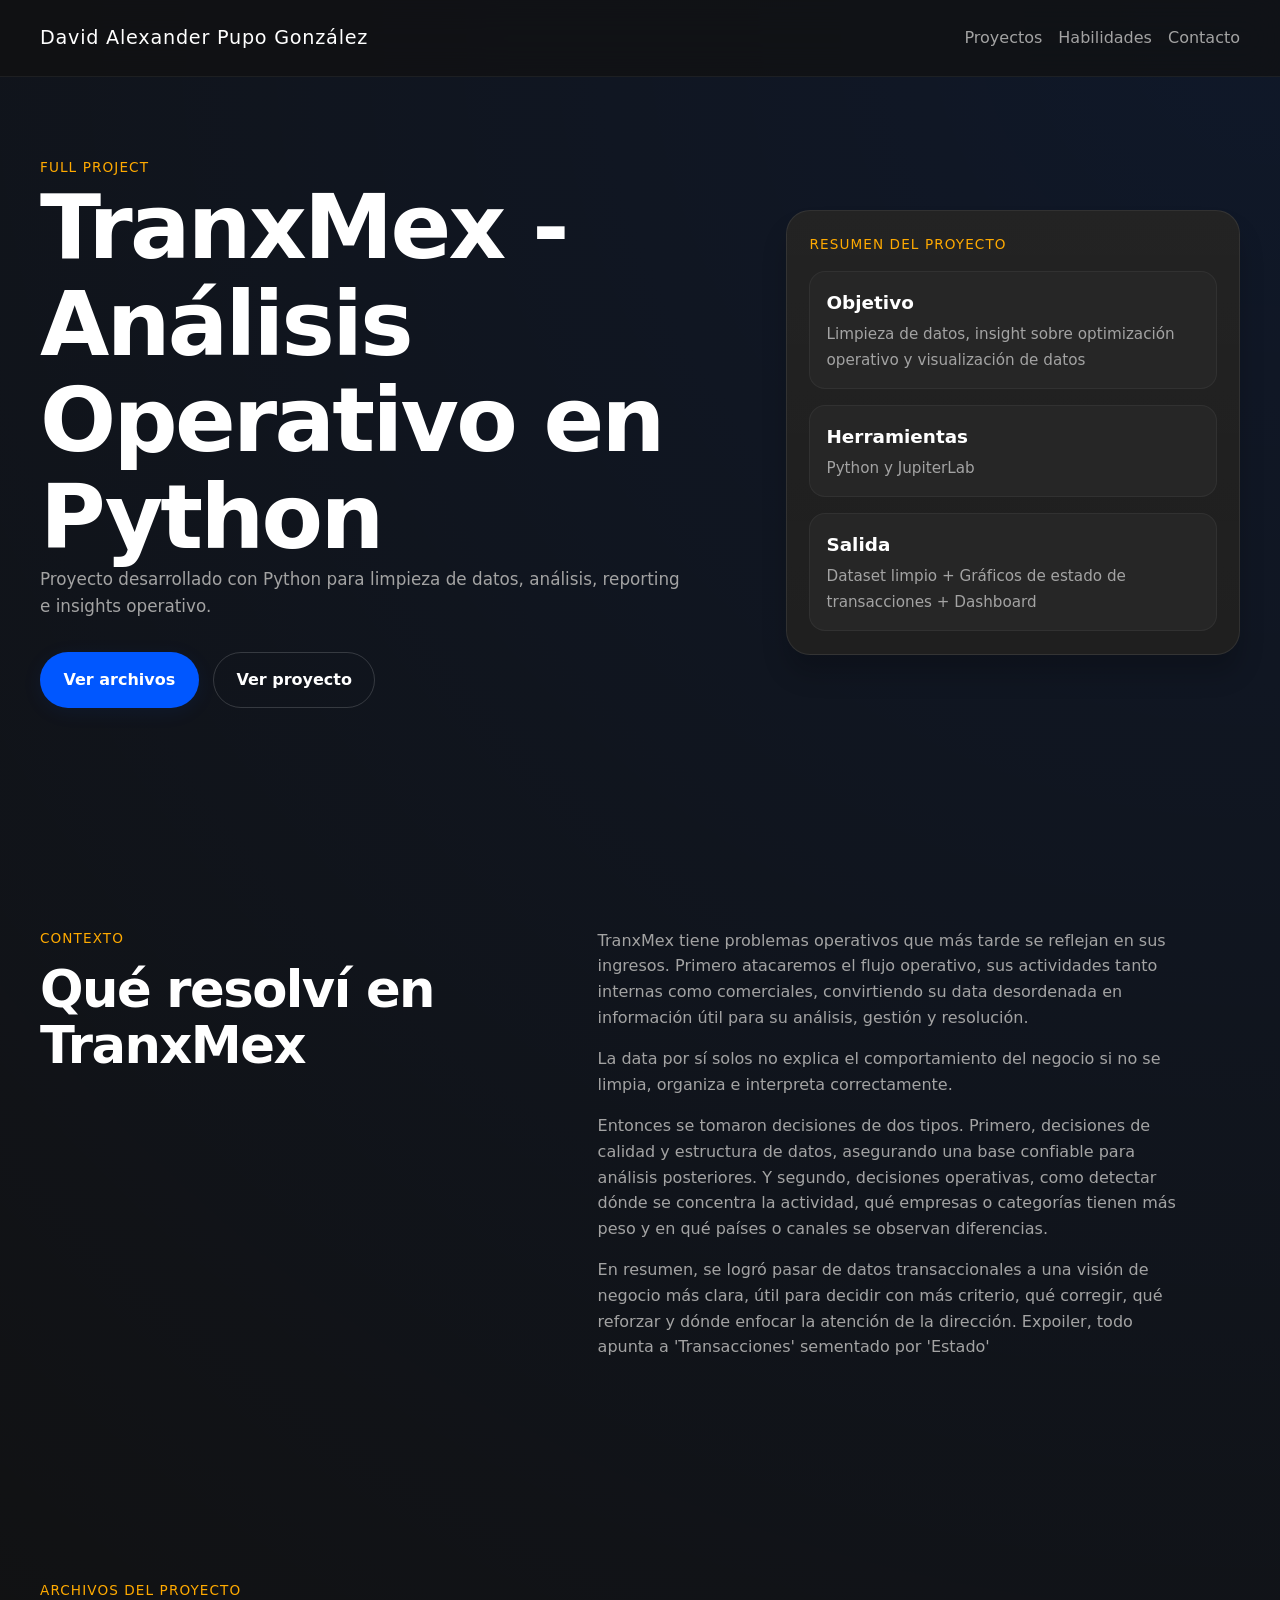
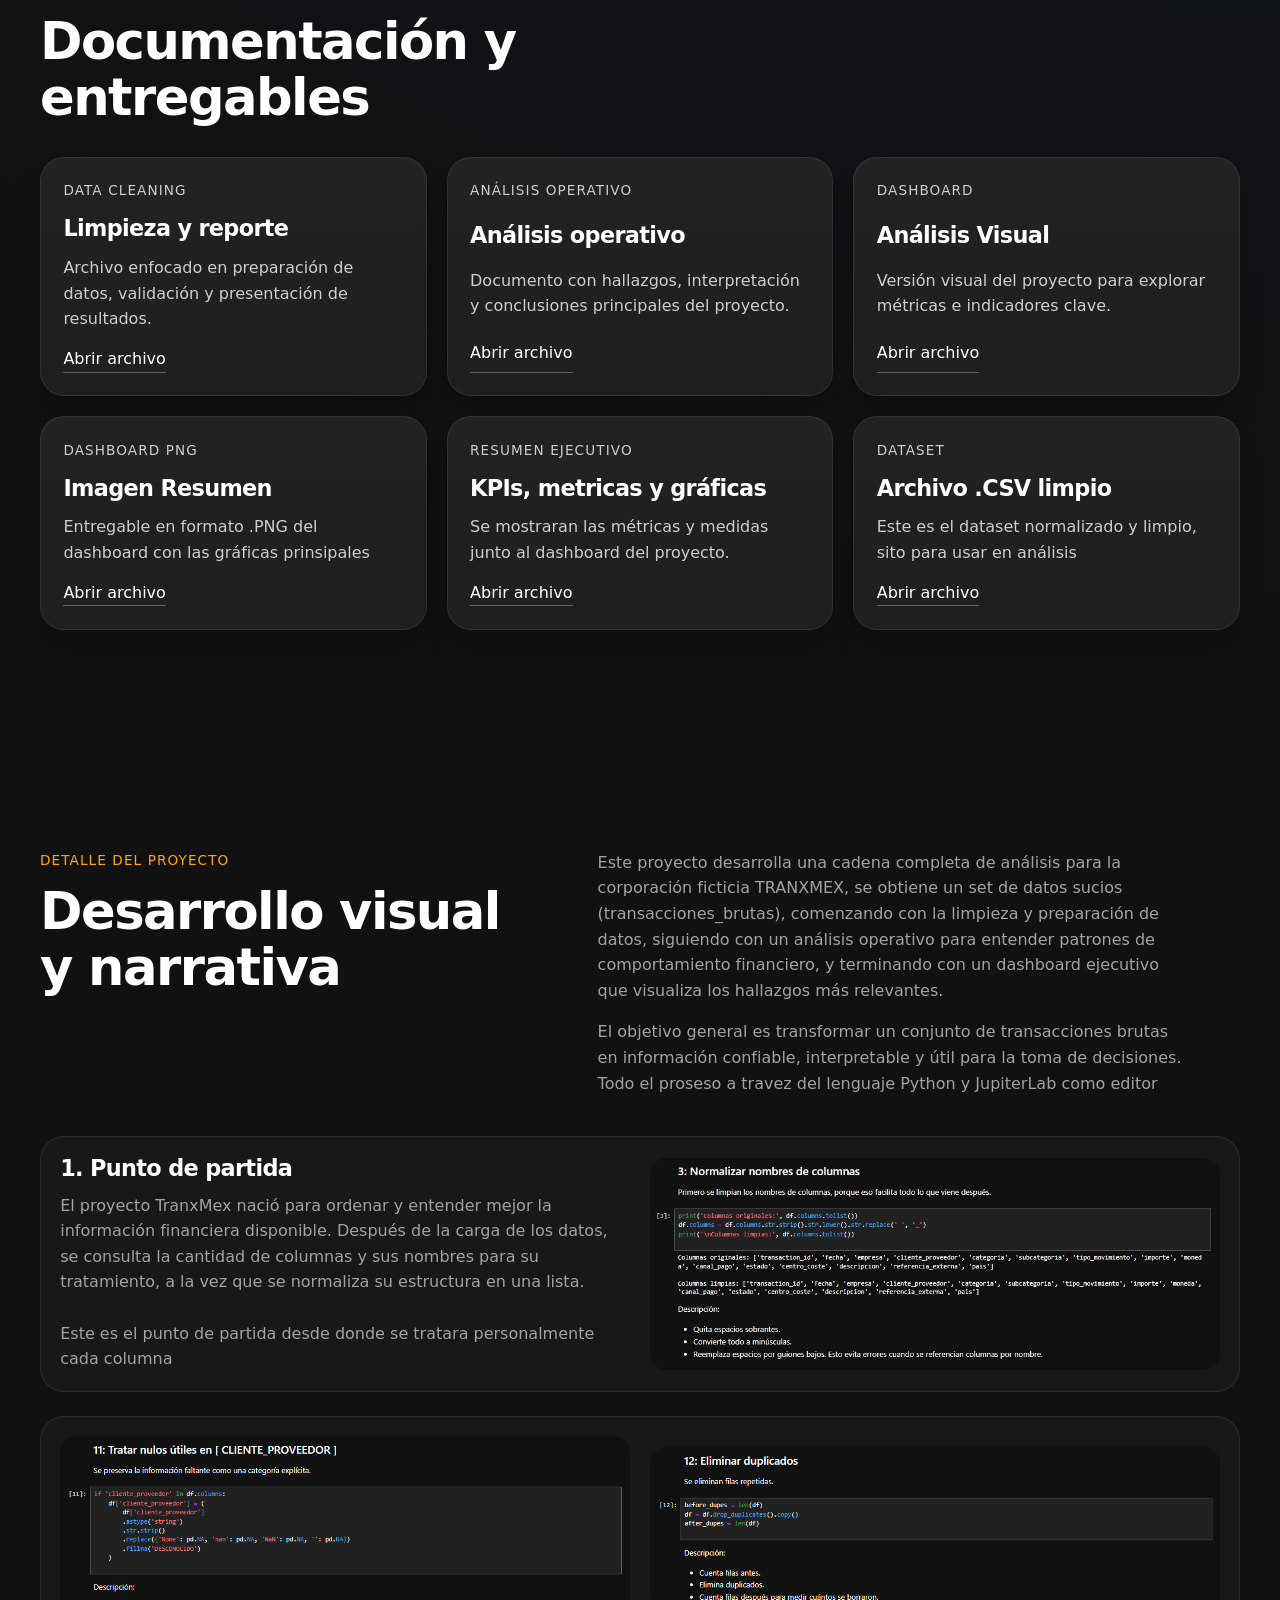
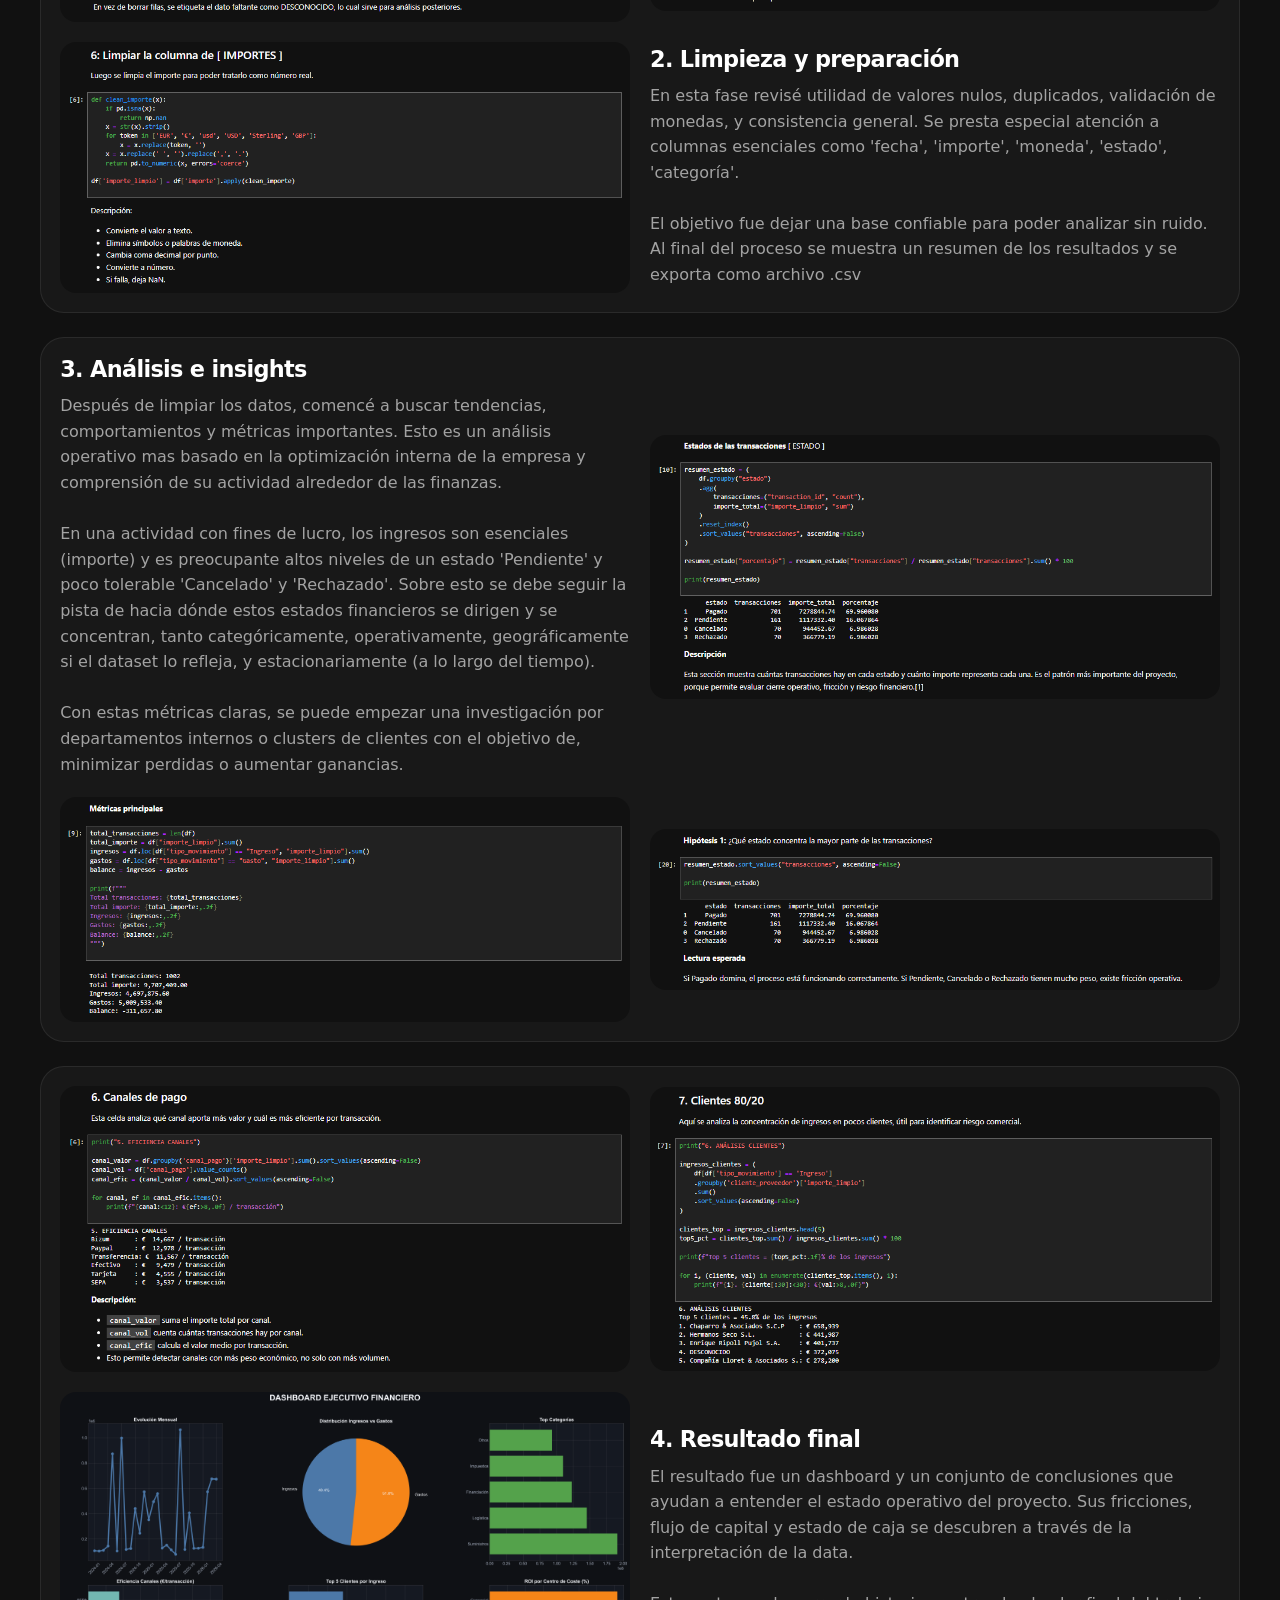
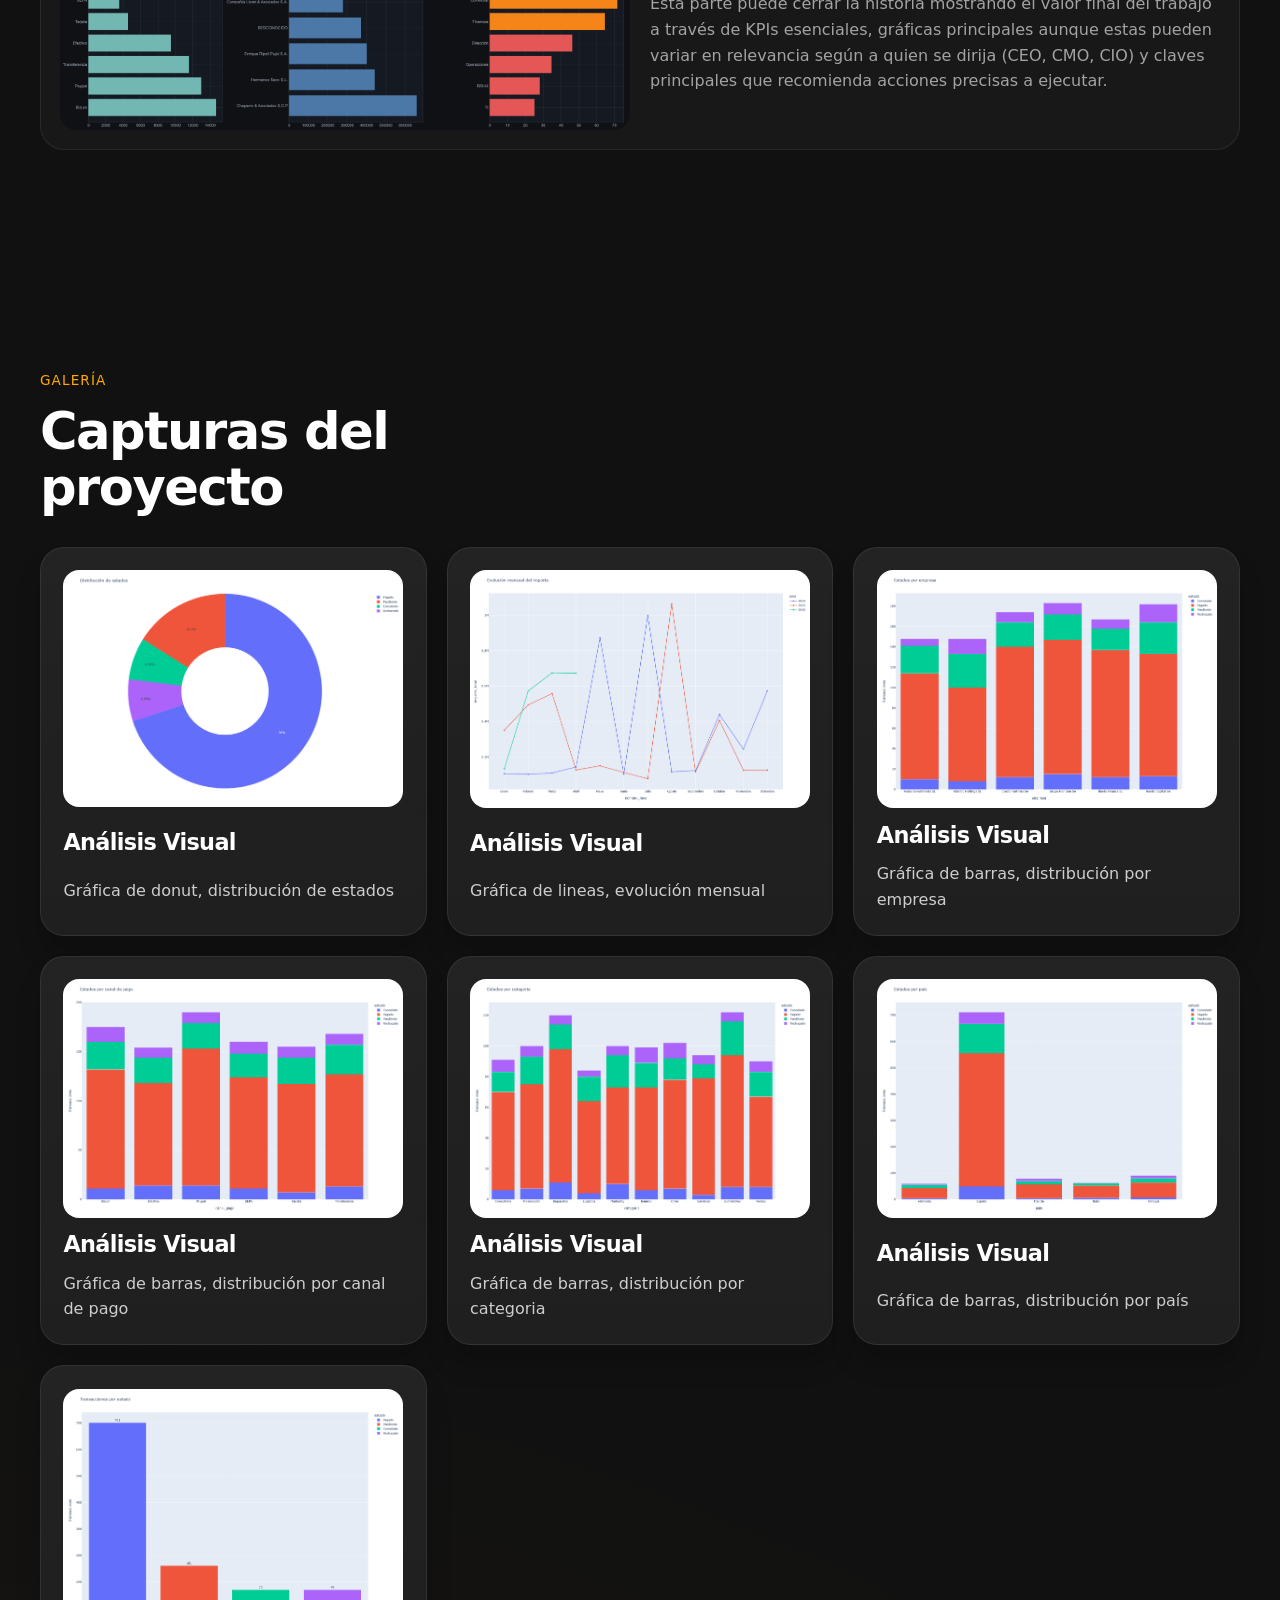
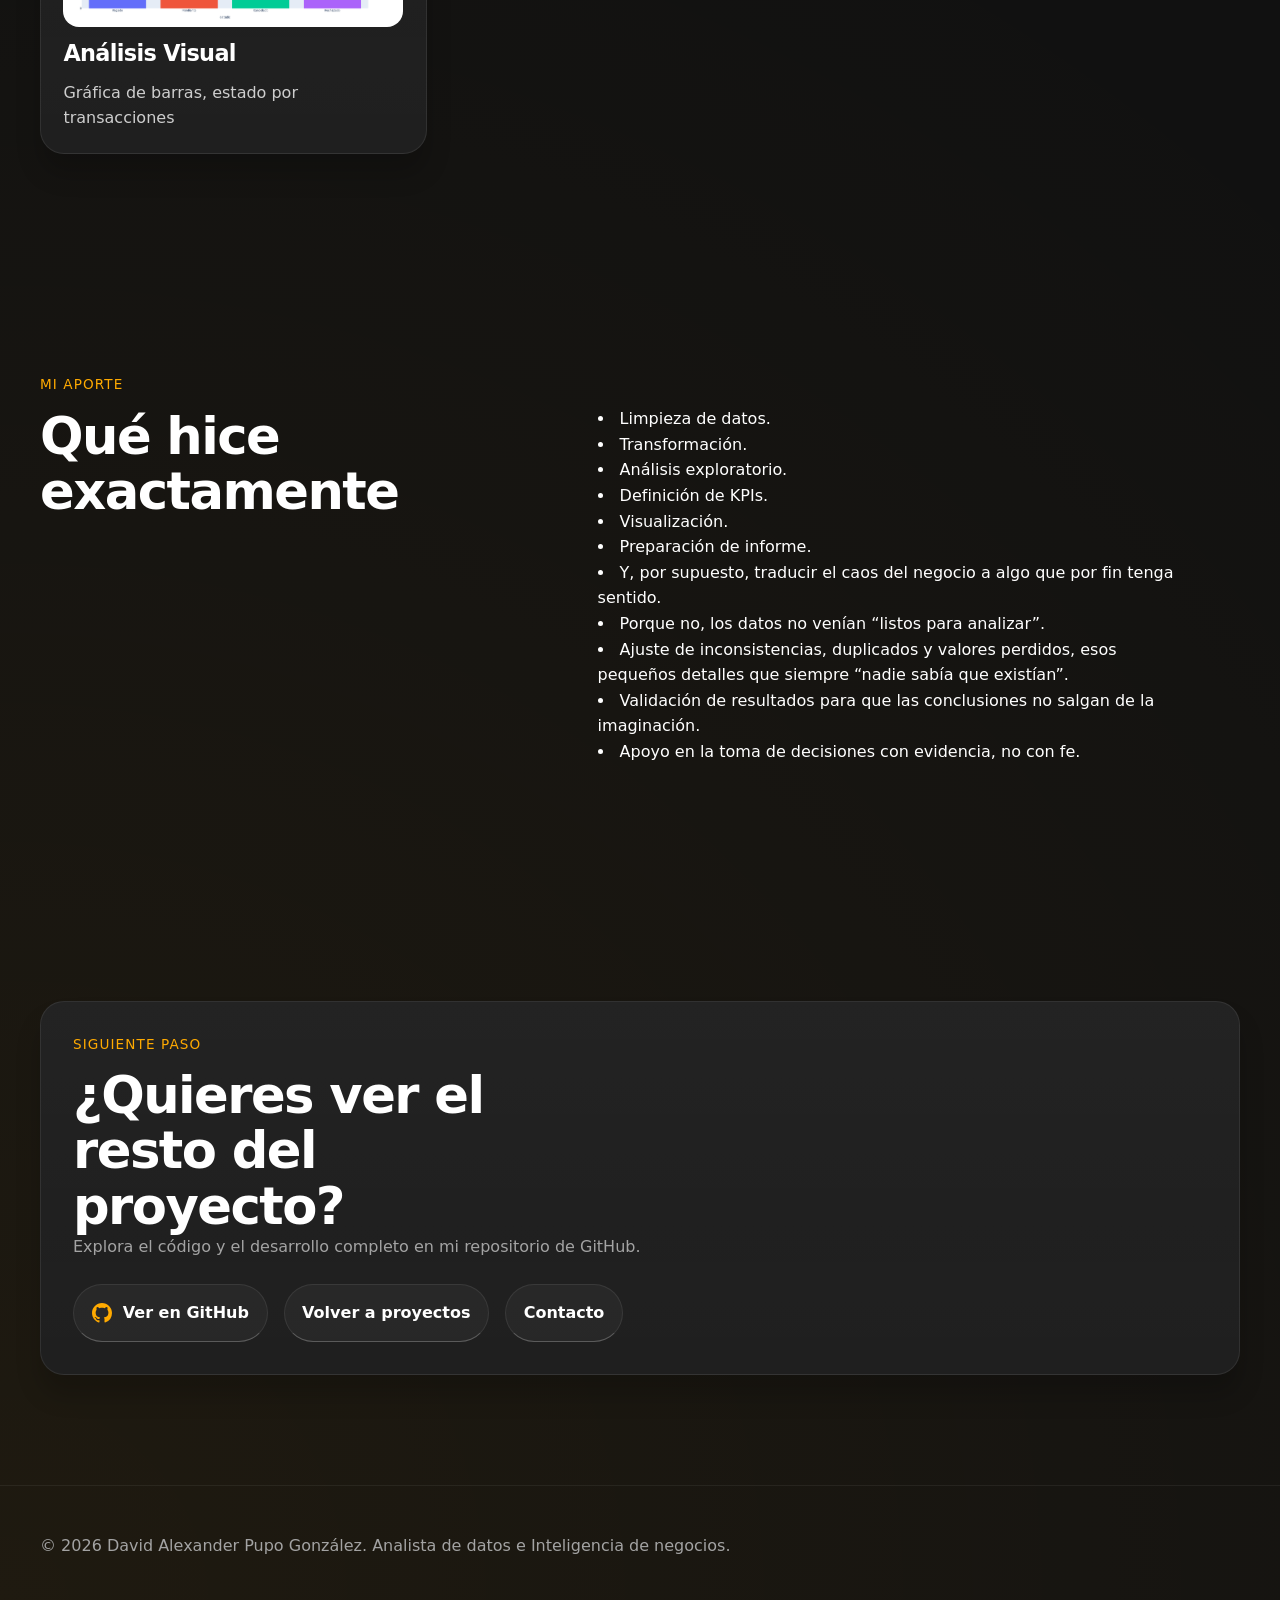
<file: web_components/content/tranxmex-analisis-operativo/index.html>
<!DOCTYPE html>
<html lang="es">
<head>
  <meta charset="UTF-8" />
  <meta name="viewport" content="width=device-width, initial-scale=1.0" />
  <meta name="description" content="TranxMex - Optimización Financiera" />
  <title>TranxMex | Proyecto</title>

  <link rel="icon" href="../../favicon.ico" type="image/x-icon" />
  <link rel="stylesheet" href="../../css/tokens.css" />
  <link rel="stylesheet" href="../../css/base.css" />
  <link rel="stylesheet" href="../../css/components.css" />
  <link rel="stylesheet" href="../../css/layout.css" />
</head>
<body>
  <header class="site-header">
    <div class="container header-inner">
      <a class="logo" href="../../../index.html">David Alexander Pupo González</a>

      <nav class="site-nav" aria-label="Navegación principal">
        <a href="../../index.html#proyectos">Proyectos</a>
        <a href="../../index.html#habilidades">Habilidades</a>
        <a href="../../index.html#contacto">Contacto</a>
      </nav>
    </div>
  </header>

  <main>

<!-- TranxMex - Análisis Operativo -->

    <section class="hero section">
      <div class="container hero-grid">
        <div class="hero-content">
          <p class="eyebrow">Full Project</p>
          <h1>TranxMex - Análisis Operativo en Python</h1>
          <p class="hero-text">
            Proyecto desarrollado con Python para limpieza de datos, análisis, reporting e insights operativo.
          </p>

          <div class="hero-actions">
            <a class="btn btn-primary" href="#archivos">Ver archivos</a>
            <a class="btn btn-secondary" href="#detalle-proyecto">Ver proyecto</a>
          </div>
        </div>

        <aside class="hero-card card">
          <p class="card-label">Resumen del proyecto</p>
          <ul class="stats">
            <li>
              <strong>Objetivo</strong>
              <span>Limpieza de datos, insight sobre optimización operativo y visualización de datos</span>
            </li>
            <li>
              <strong>Herramientas</strong>
              <span>Python y JupiterLab</span>
            </li>
            <li>
              <strong>Salida</strong>
              <span>Dataset limpio + Gráficos de estado de transacciones + Dashboard</span>
            </li>
          </ul>
        </aside>
      </div>
    </section>

<!-- Qué resolví en TranxMex -->

    <section class="section">
      <div class="container section-grid">
        <div>
          <p class="section-kicker">Contexto</p>
          <h2>Qué resolví en TranxMex</h2>
        </div>

        <div class="section-text">
          <p>
            TranxMex tiene problemas operativos que más tarde se reflejan en sus ingresos. Primero atacaremos el flujo operativo, sus actividades tanto internas como comerciales, convirtiendo su data desordenada en información útil para su análisis, gestión y resolución.
          </p>
          <p>
            La data por sí solos no explica el comportamiento del negocio si no se limpia, organiza e interpreta correctamente.
          </p>
          <p>
            Entonces se tomaron decisiones de dos tipos. Primero, decisiones de calidad y estructura de datos, asegurando una base confiable para análisis posteriores. Y segundo, decisiones operativas, como detectar dónde se concentra la actividad, qué empresas o categorías tienen más peso y en qué países o canales se observan diferencias.
          </p>
          <p>
            En resumen, se logró pasar de datos transaccionales a una visión de negocio más clara, útil para decidir con más criterio, qué corregir, qué reforzar y dónde enfocar la atención de la dirección. Expoiler, todo apunta a 'Transacciones' sementado por 'Estado'
          </p>
        </div>
      </div>
    </section>

<!-- Documentación y entregables -->

    <section id="archivos" class="section">
      <div class="container">
        <p class="section-kicker">Archivos del proyecto</p>
        <h2>Documentación y entregables</h2>

        <div class="project-grid">
          <article class="project-card card">
            <p class="project-type">Data Cleaning</p>
            <h3>Limpieza y reporte</h3>
            <p>Archivo enfocado en preparación de datos, validación y presentación de resultados.</p>
            <a href="./Data_Cleaning.html">Abrir archivo</a>
          </article>

          <article class="project-card card">
            <p class="project-type">Análisis operativo</p>
            <h3>Análisis operativo</h3>
            <p>Documento con hallazgos, interpretación y conclusiones principales del proyecto.</p>
            <a href="./Analisis_Operativo.html">Abrir archivo</a>
          </article>

          <article class="project-card card">
            <p class="project-type">Dashboard</p>
            <h3>Análisis Visual</h3>
            <p>Versión visual del proyecto para explorar métricas e indicadores clave.</p>
            <a href="./Dashboard.html">Abrir archivo</a>
          </article>

          <article class="project-card card">
            <p class="project-type">Dashboard PNG</p>
            <h3>Imagen Resumen</h3>
            <p>Entregable en formato .PNG del dashboard con las gráficas prinsipales</p>
            <a href="./dashboard_ejecutivo.png">Abrir archivo</a>
          </article>

          <article class="project-card card">
            <p class="project-type">Resumen Ejecutivo</p>
            <h3>KPIs, metricas y gráficas</h3>
            <p>Se mostraran las métricas y medidas junto al dashboard del proyecto.</p>
            <a href="./dashboard_ejecutivo.html">Abrir archivo</a>
          </article>

          <article class="project-card card">
            <p class="project-type">Dataset</p>
            <h3>Archivo .CSV limpio</h3>
            <p>Este es el dataset normalizado y limpio, sito para usar en análisis</p>
            <a href="./transacciones_limpias.csv">Abrir archivo</a>
          </article>

        </div>
      </div>
    </section>

<!-- Desarrollo visual y narrativa -->

      <section id="detalle-proyecto" class="section">
        <div class="container section-grid">
          <div>
            <p class="section-kicker">Detalle del proyecto</p>
            <h2>Desarrollo visual y narrativa</h2>
          </div>
      
          <div class="section-text">
            <p>
              Este proyecto desarrolla una cadena completa de análisis para la corporación ficticia TRANXMEX, se obtiene un set de datos sucios (transacciones_brutas), comenzando con la limpieza y preparación de datos, siguiendo con un análisis operativo para entender patrones de comportamiento financiero, y terminando con un dashboard ejecutivo que visualiza los hallazgos más relevantes.
            </p>
            <p>  
              El objetivo general es transformar un conjunto de transacciones brutas en información confiable, interpretable y útil para la toma de decisiones. Todo el proseso a travez del lenguaje Python y JupiterLab como editor
            </p>
          </div>
        </div>
      
        <div class="container project-story">
          <article class="story-block">
            <div class="story-text">
              <h3>1. Punto de partida</h3>
              <p>
                El proyecto TranxMex nació para ordenar y entender mejor la información financiera disponible. Después de la carga de los datos, se consulta la cantidad de columnas y sus nombres para su tratamiento, a la vez que se normaliza su estructura en una lista.
              </p>
              <br>
              <p>
                Este es el punto de partida desde donde se tratara personalmente cada columna
              </p>
            </div>

            <div class="story-image">
              <a href="./visor-imagen.html?img=./1-punto-de-partida.png&alt=Captura%20del%20análisis%20de%20TranxMex">
                <img src="./1-Punto-de-partida.png" alt="Captura del análisis de TranxMex">
              </a>
            </div>

          </article>
      
          <article class="story-block">

            <div class="story-image">
              <a href="./visor-imagen.html?img=./nulos-utiles.png&alt=Captura%20del%20análisis%20de%20TranxMex">
                <img src="./nulos-utiles.png" alt="Captura del análisis de TranxMex">
              </a>
            </div>
            <div class="story-image">
              <a href="./visor-imagen.html?img=./eliminar-duplicados.png&alt=Captura%20del%20análisis%20de%20TranxMex">
                <img src="./eliminar-duplicados.png" alt="Captura del análisis de TranxMex">
              </a>
            </div>
            <div class="story-image">
              <a href="./visor-imagen.html?img=./normalizar-moneda.png&alt=Captura%20del%20análisis%20de%20TranxMex">
                <img src="./normalizar-moneda.png" alt="Captura del análisis de TranxMex">
              </a>
            </div>

            <div class="story-text">
              <h3>2. Limpieza y preparación</h3>
              <p>
                En esta fase revisé utilidad de valores nulos, duplicados, validación de monedas, y consistencia general. Se presta especial atención a columnas esenciales como 'fecha', 'importe', 'moneda', 'estado', 'categoría'.
              </p>
              <br>
              <p>
                El objetivo fue dejar una base confiable para poder analizar sin ruido. Al final del proceso se muestra un resumen de los resultados y se exporta como archivo .csv
              </p>
            </div>
          </article>
      
          <article class="story-block">
            <div class="story-text">
              <h3>3. Análisis e insights</h3>
              <p>
                Después de limpiar los datos, comencé a buscar tendencias, comportamientos y métricas importantes. Esto es un análisis operativo mas basado en la optimización interna de la empresa y comprensión de su actividad alrededor de las finanzas.
              </p>
              <br>
              <p>
                En una actividad con fines de lucro, los ingresos son esenciales (importe) y es preocupante altos niveles de un estado 'Pendiente' y poco tolerable 'Cancelado' y 'Rechazado'. Sobre esto se debe seguir la pista de hacia dónde estos estados financieros se dirigen y se concentran, tanto categóricamente, operativamente, geográficamente si el dataset lo refleja, y estacionariamente (a lo largo del tiempo).
              </p>
              <br>
              <p>
                Con estas métricas claras, se puede empezar una investigación por departamentos internos o clusters de clientes con el objetivo de, minimizar perdidas o aumentar ganancias.
              </p>
            </div>

            <div class="story-image">
              <a href="./visor-imagen.html?img=./estado-transacciones.png&alt=Captura%20del%20análisis%20de%20TranxMex">
                <img src="./estado-transacciones.png" alt="Captura del análisis de TranxMex">
              </a>
            </div>
            <div class="story-image">
              <a href="./visor-imagen.html?img=./metricas-principales.png&alt=Captura%20del%20análisis%20de%20TranxMex">
                <img src="./metricas-principales.png" alt="Captura del análisis de TranxMex">
              </a>
            </div>
            <div class="story-image">
              <a href="./visor-imagen.html?img=./hipotesis.png&alt=Captura%20del%20análisis%20de%20TranxMex">
                <img src="./hipotesis.png" alt="Captura del análisis de TranxMex">
              </a>
            </div>

          </article>
      
          <article class="story-block">

            <div class="story-image">
              <a href="./visor-imagen.html?img=./canal-pago.png&alt=Captura%20del%20análisis%20de%20TranxMex">
                <img src="./canal-pago.png" alt="Captura del análisis de TranxMex">
              </a>
            </div>
            <div class="story-image">
              <a href="./visor-imagen.html?img=./clientes-20-80.png&alt=Captura%20del%20análisis%20de%20TranxMex">
                <img src="./clientes-20-80.png" alt="Captura del análisis de TranxMex">
              </a>
            </div>
            <div class="story-image">
              <a href="./visor-imagen.html?img=./dashboard_ejecutivo.png&alt=Captura%20del%20análisis%20de%20TranxMex">
                <img src="./dashboard_ejecutivo.png" alt="Captura del análisis de TranxMex">
              </a>
            </div>

            <div class="story-text">
              <h3>4. Resultado final</h3>
              <p>
                El resultado fue un dashboard y un conjunto de conclusiones que ayudan a entender el estado operativo del proyecto. Sus fricciones, flujo de capital y estado de caja se descubren a través de la interpretación de la data.
              </p>
              <br>
              <p>  
                Esta parte puede cerrar la historia mostrando el valor final del trabajo a través de KPIs esenciales, gráficas principales aunque estas pueden variar en relevancia según a quien se dirija (CEO, CMO, CIO) y claves principales que recomienda acciones precisas a ejecutar.
              </p>
            </div>
          </article>
        </div>
      </section>

<!-- Galeria -->

    <section id="galeria" class="section">
      <div class="container">
        <p class="section-kicker">Galería</p>
        <h2>Capturas del proyecto</h2>

        <div class="project-grid">
          <article class="project-card card">

            <div class="story-image">
              <a href="./visor-imagen.html?img=./grafica_donut_estado.png&alt=Captura%20del%20análisis%20de%20TranxMex">
                <img src="./grafica_donut_estado.png" alt="Captura del análisis de TranxMex">
              </a>
            </div>

            <h3>Análisis Visual</h3>
            <p>Gráfica de donut, distribución de estados</p>
          </article>

          <article class="project-card card">

            <div class="story-image">
              <a href="./visor-imagen.html?img=./grafica_evolucion_mensual.png&alt=Captura%20del%20análisis%20de%20TranxMex">
                <img src="./grafica_evolucion_mensual.png" alt="Captura del análisis de TranxMex">
              </a>
            </div>

            <h3>Análisis Visual</h3>
            <p>Gráfica de lineas, evolución mensual</p>
          </article>

          <article class="project-card card">

            <div class="story-image">
              <a href="./visor-imagen.html?img=./grafica_estado_empresa.png&alt=Captura%20del%20análisis%20de%20TranxMex">
                <img src="./grafica_estado_empresa.png" alt="Captura del análisis de TranxMex">
              </a>
            </div>

            <h3>Análisis Visual</h3>
            <p>Gráfica de barras, distribución por empresa</p>
          </article>

          <article class="project-card card">

            <div class="story-image">
              <a href="./visor-imagen.html?img=./grafica_estado_canal.png&alt=Captura%20del%20análisis%20de%20TranxMex">
                <img src="./grafica_estado_canal.png" alt="Captura del análisis de TranxMex">
              </a>
            </div>

            <h3>Análisis Visual</h3>
            <p>Gráfica de barras, distribución por canal de pago</p>
          </article>

          <article class="project-card card">

            <div class="story-image">
              <a href="./visor-imagen.html?img=./grafica_estado_categoria.png&alt=Captura%20del%20análisis%20de%20TranxMex">
                <img src="./grafica_estado_categoria.png" alt="Captura del análisis de TranxMex">
              </a>
            </div>

            <h3>Análisis Visual</h3>
            <p>Gráfica de barras, distribución por categoria</p>
          </article>

          <article class="project-card card">

            <div class="story-image">
              <a href="./visor-imagen.html?img=./grafica_estado_pais.png&alt=Captura%20del%20análisis%20de%20TranxMex">
                <img src="./grafica_estado_pais.png" alt="Captura del análisis de TranxMex">
              </a>
            </div>

            <h3>Análisis Visual</h3>
            <p>Gráfica de barras, distribución por país</p>
          </article>

          <article class="project-card card">

            <div class="story-image">
              <a href="./visor-imagen.html?img=./grafica_estado_transacciones.png&alt=Captura%20del%20análisis%20de%20TranxMex">
                <img src="./grafica_estado_transacciones.png" alt="Captura del análisis de TranxMex">
              </a>
            </div>

            <h3>Análisis Visual</h3>
            <p>Gráfica de barras, estado por transacciones</p>
          </article>

        </div>
      </div>
    </section>

<!-- Qué hice exactamente -->
    
    <section class="section">
      <div class="container section-grid">
        <div>
          <p class="section-kicker">Mi aporte</p>
          <h2>Qué hice exactamente</h2>
        </div>

        <div class="section-text">
          <p>
            <dl>
              <li>Limpieza de datos.</li>
              <li>Transformación.</li> 
              <li>Análisis exploratorio.</li>
              <li>Definición de KPIs.</li>
              <li>Visualización.</li>
              <li>Preparación de informe.</li>
              <li>Y, por supuesto, traducir el caos del negocio a algo que por fin tenga sentido.</li>
              <li>Porque no, los datos no venían “listos para analizar”.</li>
              <li>Ajuste de inconsistencias, duplicados y valores perdidos, esos pequeños detalles que siempre “nadie sabía que existían”.</li>
              <li>Validación de resultados para que las conclusiones no salgan de la imaginación.</li>
              <li>Apoyo en la toma de decisiones con evidencia, no con fe.</li>
            </dl>
        </div>
      </div>
    </section>

<!-- ¿Quieres ver el resto del portafolio? -->

    <section class="section">
      <div class="container contact-box card">
        <p class="section-kicker">Siguiente paso</p>
        <h2>¿Quieres ver el resto del proyecto?</h2>
        <p>Explora el código y el desarrollo completo en mi repositorio de GitHub.</p>

        <div class="contact-links">
          <a class="social-link github-link" href="https://github.com/davidalexanderanalytics-sketch/davidalexander.guithub.io/tree/main/Proyectos/TranxMex%20-%20Analisis%20Opertivo%20%20y%20Optimizacion%20Finanaciera%20-Python%2C%20PowerBI%20y%20Excel" target="_blank" rel="noopener noreferrer">
          <svg class="social-icon github-icon" viewBox="0 0 16 16" aria-hidden="true">
            <path d="M8 0C3.58 0 0 3.58 0 8c0 3.54 2.29 6.53 5.47 7.59.4.07.55-.17.55-.38 0-.19-.01-.82-.01-1.49-2.01.37-2.53-.49-2.69-.94-.09-.23-.48-.94-.82-1.13-.28-.15-.68-.52-.01-.53.63-.01 1.08.58 1.23.82.72 1.21 1.87.87 2.33.66.07-.52.28-.87.51-1.07-1.78-.2-3.64-.89-3.64-3.95 0-.87.31-1.59.82-2.15-.08-.2-.36-1.02.08-2.12 0 0 .67-.21 2.2.82.64-.18 1.32-.27 2-.27s1.36.09 2 .27c1.53-1.04 2.2-.82 2.2-.82.44 1.1.16 1.92.08 2.12.51.56.82 1.27.82 2.15 0 3.07-1.87 3.75-3.65 3.95.29.25.54.73.54 1.48 0 1.07-.01 1.93-.01 2.2 0 .21.15.46.55.38A8.01 8.01 0 0 0 16 8c0-4.42-3.58-8-8-8z"/>
          </svg>
          <span>Ver en GitHub</span>
        </a>

        <a class="social-link secondary-link" href="./../../../index.html#proyectos"><span>Volver a proyectos</span></a>
        <a class="social-link secondary-link" href="./../../../index.html#contacto"><span>Contacto</span></a>
       </div>
     </div>
    </section>
  </main>

  <footer class="site-footer">
    <div class="container footer-inner">
      <p>© 2026 David Alexander Pupo González. Analista de datos e Inteligencia de negocios.</p>
    </div>
  </footer>
</body>
</html>
</file>
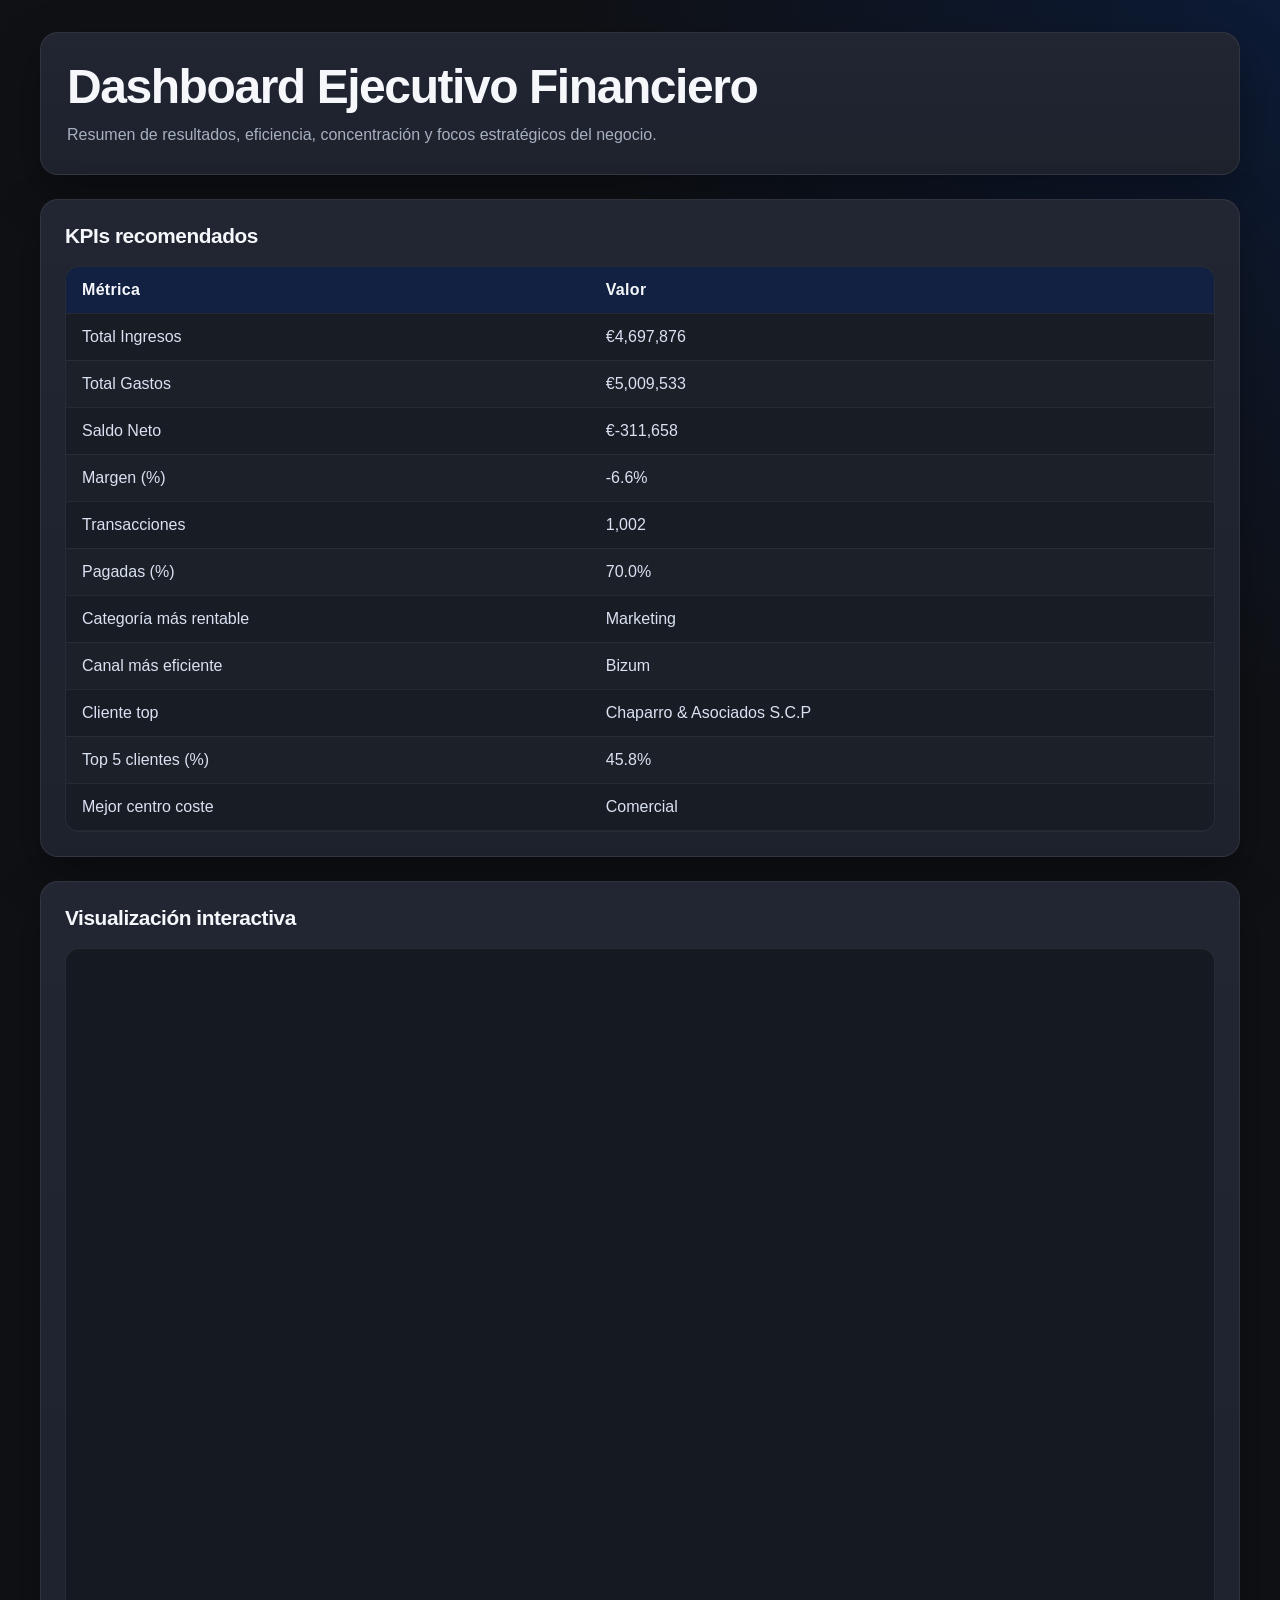
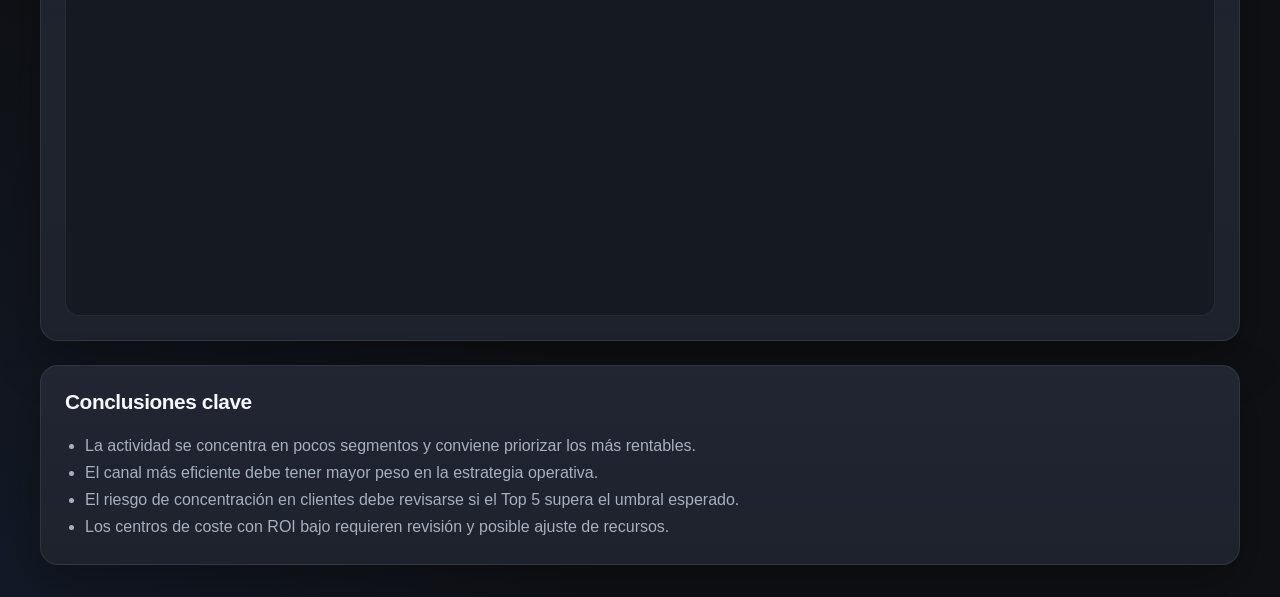
<file: web/content/tranxmex-analisis-operativo/dashboard_ejecutivo.html>
<!DOCTYPE html>
<html lang="es">
<head>
    <meta charset="UTF-8">
    <meta name="viewport" content="width=device-width, initial-scale=1.0">
    <title>Dashboard Ejecutivo Financiero</title>
    <style>
        :root {
            --bg: #0f1115;
            --bg-soft: #151922;
            --surface: #1a1f2b;
            --surface-2: #202635;
            --border: rgba(255, 255, 255, 0.08);
            --text: #f5f7fb;
            --muted: #a7b0c0;
            --accent: #0057ff;
            --accent-2: #3f7cff;
            --shadow: 0 18px 50px rgba(0, 0, 0, 0.32);
            --radius: 18px;
        }

        * {
            box-sizing: border-box;
        }

        body {
            margin: 0;
            padding: 32px;
            font-family: Arial, sans-serif;
            background:
                radial-gradient(circle at top right, rgba(0, 87, 255, 0.14), transparent 28%),
                radial-gradient(circle at bottom left, rgba(63, 124, 255, 0.08), transparent 24%),
                var(--bg);
            color: var(--text);
        }

        .dashboard {
            max-width: 1200px;
            margin: 0 auto;
            display: grid;
            gap: 24px;
        }

        .header,
        .section {
            background: linear-gradient(180deg, rgba(255,255,255,0.03), rgba(255,255,255,0.01)), var(--surface);
            border: 1px solid var(--border);
            border-radius: var(--radius);
            box-shadow: var(--shadow);
        }

        .header {
            padding: 26px;
        }

        .header h1 {
            margin: 0 0 8px;
            font-size: clamp(2rem, 4vw, 3rem);
            letter-spacing: -0.03em;
        }

        .header p {
            margin: 0;
            color: var(--muted);
            max-width: 72ch;
            line-height: 1.6;
        }

        .section {
            padding: 24px;
        }

        .section h2 {
            margin: 0 0 18px;
            font-size: 1.3rem;
            letter-spacing: -0.02em;
        }

        .table-wrap {
            overflow-x: auto;
            border-radius: 14px;
            border: 1px solid var(--border);
            background: var(--bg-soft);
        }

        .table {
            width: 100%;
            border-collapse: collapse;
            min-width: 700px;
        }

        .table th,
        .table td {
            padding: 14px 16px;
            text-align: left;
            border-bottom: 1px solid rgba(255, 255, 255, 0.06);
        }

        .table th {
            background: rgba(0, 87, 255, 0.14);
            color: var(--text);
            font-weight: 700;
            letter-spacing: 0.02em;
        }

        .table td {
            color: #d9e1f2;
            background: rgba(255, 255, 255, 0.01);
        }

        .table tr:nth-child(even) td {
            background: rgba(255, 255, 255, 0.03);
        }

        .table tr:hover td {
            background: rgba(0, 87, 255, 0.08);
        }

        .section p,
        li {
            color: var(--muted);
            line-height: 1.7;
        }

        .section ul {
            margin: 0;
            padding-left: 20px;
        }

        .plotly-container {
            border-radius: 14px;
            overflow: hidden;
            border: 1px solid var(--border);
            background: var(--bg-soft);
            padding: 8px;
        }

        .section img {
            max-width: 100%;
            border-radius: 14px;
        }

        @media (max-width: 700px) {
            body {
                padding: 16px;
            }

            .header,
            .section {
                padding: 18px;
            }
        }
    </style>
</head>
<body>
    <div class="dashboard">
        <div class="header">
            <h1>Dashboard Ejecutivo Financiero</h1>
            <p>Resumen de resultados, eficiencia, concentración y focos estratégicos del negocio.</p>
        </div>

        <div class="section">
            <h2>KPIs recomendados</h2>
            <div class="table-wrap">
                <table class="dataframe table table-striped">
  <thead>
    <tr style="text-align: right;">
      <th>Métrica</th>
      <th>Valor</th>
    </tr>
  </thead>
  <tbody>
    <tr>
      <td>Total Ingresos</td>
      <td>€4,697,876</td>
    </tr>
    <tr>
      <td>Total Gastos</td>
      <td>€5,009,533</td>
    </tr>
    <tr>
      <td>Saldo Neto</td>
      <td>€-311,658</td>
    </tr>
    <tr>
      <td>Margen (%)</td>
      <td>-6.6%</td>
    </tr>
    <tr>
      <td>Transacciones</td>
      <td>1,002</td>
    </tr>
    <tr>
      <td>Pagadas (%)</td>
      <td>70.0%</td>
    </tr>
    <tr>
      <td>Categoría más rentable</td>
      <td>Marketing</td>
    </tr>
    <tr>
      <td>Canal más eficiente</td>
      <td>Bizum</td>
    </tr>
    <tr>
      <td>Cliente top</td>
      <td>Chaparro &amp; Asociados S.C.P</td>
    </tr>
    <tr>
      <td>Top 5 clientes (%)</td>
      <td>45.8%</td>
    </tr>
    <tr>
      <td>Mejor centro coste</td>
      <td>Comercial</td>
    </tr>
  </tbody>
</table>
            </div>
        </div>

        <div class="section">
            <h2>Visualización interactiva</h2>
            <div class="plotly-container">
                <div>                        <script>window.PlotlyConfig = {MathJaxConfig: 'local'};</script>
        <script charset="utf-8" src="https://cdn.plot.ly/plotly-3.5.0.min.js" integrity="sha256-fHbNLP+GlIXN+efbQec78UkemUz3NJp7UmfGxC1tNxs=" crossorigin="anonymous"></script>                <div id="28ddd1f1-4c4b-404e-8f15-e4e3cbd55966" class="plotly-graph-div" style="height:950px; width:100%;"></div>            <script>                window.PLOTLYENV=window.PLOTLYENV || {};                                if (document.getElementById("28ddd1f1-4c4b-404e-8f15-e4e3cbd55966")) {                    Plotly.newPlot(                        "28ddd1f1-4c4b-404e-8f15-e4e3cbd55966",                        [{"fill":"tozeroy","fillcolor":"rgba(76, 120, 168, 0.18)","line":{"color":"#4C78A8","width":3},"mode":"lines+markers","name":"Evolución","x":["2024-01-01T00:00:00.000000","2024-02-01T00:00:00.000000","2024-03-01T00:00:00.000000","2024-04-01T00:00:00.000000","2024-05-01T00:00:00.000000","2024-06-01T00:00:00.000000","2024-07-01T00:00:00.000000","2024-08-01T00:00:00.000000","2024-09-01T00:00:00.000000","2024-10-01T00:00:00.000000","2024-11-01T00:00:00.000000","2024-12-01T00:00:00.000000","2025-01-01T00:00:00.000000","2025-02-01T00:00:00.000000","2025-03-01T00:00:00.000000","2025-04-01T00:00:00.000000","2025-05-01T00:00:00.000000","2025-06-01T00:00:00.000000","2025-07-01T00:00:00.000000","2025-08-01T00:00:00.000000","2025-09-01T00:00:00.000000","2025-10-01T00:00:00.000000","2025-11-01T00:00:00.000000","2025-12-01T00:00:00.000000","2026-01-01T00:00:00.000000","2026-02-01T00:00:00.000000","2026-03-01T00:00:00.000000","2026-04-01T00:00:00.000000"],"y":{"dtype":"f8","bdata":"PgrXo3gC+kD2KFyPuk35QLgehet58\u002fpA7FG4HrOhAUFI4XoUj6MqQZqZmZntiPlAmpmZmU5zLkGkcD0KW5D8QClcj8LBYv5AzczMzJ\u002fWGkFnZmZmMuoNQeF6FK5QeyFBexSuR4RwFUHXo3A9py8eQR+F69E9CiFBCtejcOkc\u002f0BxPQrXgXQCQVyPwvXAuPtAcT0K108O80CkcD3KWTkwQRSuR+FSg\u002fxAMzMzM77LGEHNzMzMJL7+QLgehetl3\u002f5A7FG4HkdQAEEK16PwiH0hQSlcj8KpmSRB16NwPc2KJEE="},"type":"scatter","xaxis":"x","yaxis":"y"},{"labels":["Ingresos","Gastos"],"marker":{"colors":["#4C78A8","#F58518"]},"textinfo":"label+percent","values":[4697875.6,5009533.4],"type":"pie","domain":{"x":[0.35555555555555557,0.6444444444444445],"y":[0.625,1.0]}},{"cliponaxis":false,"marker":{"color":"#54A24B"},"name":"Top Categorías","orientation":"h","x":{"dtype":"f8","bdata":"pHA9SrUhPUEK16PwfC82QQAAAACAuDJB7FG4Xmu7MEFcj8L1IHQsQQ=="},"y":["Suministros","Logística","Financiación","Impuestos","Otros"],"type":"bar","xaxis":"x2","yaxis":"y2"},{"cliponaxis":false,"marker":{"color":"#72B7B2"},"name":"Canales","orientation":"h","x":{"dtype":"f8","bdata":"1zTvOEWlzEDoljj1O1nJQFktb4yUl8ZA+aMjZFODwkCzpGF+jcqxQF66SQzOoatA"},"y":["Bizum","Paypal","Transferencia","Efectivo","Tarjeta","SEPA"],"type":"bar","xaxis":"x3","yaxis":"y3"},{"cliponaxis":false,"marker":{"color":"#4C78A8"},"name":"Clientes","orientation":"h","x":{"dtype":"f8","bdata":"AAAAAPYbJEEAAAAADPoaQQAAAAAkhRhBXI\u002fC9aq1FkEAAAAA4PoQQQ=="},"y":["Chaparro & Asociados S.C.P","Hermanos Seco S.L.","Enrique Ripoll Pujol S.A.","DESCONOCIDO","Compañía Lloret & Asociados S.A."],"type":"bar","xaxis":"x4","yaxis":"y4"},{"cliponaxis":false,"marker":{"color":"#ff9A2F"},"name":"ROI","orientation":"h","x":{"dtype":"f8","bdata":"mpmZmZkZOUAAAAAAAAA8QJqZmZmZWUFAZmZmZmYmR0BmZmZmZiZQQGZmZmZm5lFA"},"y":["TI","RRHH","Operaciones","Dirección","Finanzas","Comercial"],"type":"bar","xaxis":"x5","yaxis":"y5"}],                        {"template":{"data":{"barpolar":[{"marker":{"line":{"color":"rgb(17,17,17)","width":0.5},"pattern":{"fillmode":"overlay","size":10,"solidity":0.2}},"type":"barpolar"}],"bar":[{"error_x":{"color":"#f2f5fa"},"error_y":{"color":"#f2f5fa"},"marker":{"line":{"color":"rgb(17,17,17)","width":0.5},"pattern":{"fillmode":"overlay","size":10,"solidity":0.2}},"type":"bar"}],"carpet":[{"aaxis":{"endlinecolor":"#A2B1C6","gridcolor":"#506784","linecolor":"#506784","minorgridcolor":"#506784","startlinecolor":"#A2B1C6"},"baxis":{"endlinecolor":"#A2B1C6","gridcolor":"#506784","linecolor":"#506784","minorgridcolor":"#506784","startlinecolor":"#A2B1C6"},"type":"carpet"}],"choropleth":[{"colorbar":{"outlinewidth":0,"ticks":""},"type":"choropleth"}],"contourcarpet":[{"colorbar":{"outlinewidth":0,"ticks":""},"type":"contourcarpet"}],"contour":[{"colorbar":{"outlinewidth":0,"ticks":""},"colorscale":[[0.0,"#0d0887"],[0.1111111111111111,"#46039f"],[0.2222222222222222,"#7201a8"],[0.3333333333333333,"#9c179e"],[0.4444444444444444,"#bd3786"],[0.5555555555555556,"#d8576b"],[0.6666666666666666,"#ed7953"],[0.7777777777777778,"#fb9f3a"],[0.8888888888888888,"#fdca26"],[1.0,"#f0f921"]],"type":"contour"}],"heatmap":[{"colorbar":{"outlinewidth":0,"ticks":""},"colorscale":[[0.0,"#0d0887"],[0.1111111111111111,"#46039f"],[0.2222222222222222,"#7201a8"],[0.3333333333333333,"#9c179e"],[0.4444444444444444,"#bd3786"],[0.5555555555555556,"#d8576b"],[0.6666666666666666,"#ed7953"],[0.7777777777777778,"#fb9f3a"],[0.8888888888888888,"#fdca26"],[1.0,"#f0f921"]],"type":"heatmap"}],"histogram2dcontour":[{"colorbar":{"outlinewidth":0,"ticks":""},"colorscale":[[0.0,"#0d0887"],[0.1111111111111111,"#46039f"],[0.2222222222222222,"#7201a8"],[0.3333333333333333,"#9c179e"],[0.4444444444444444,"#bd3786"],[0.5555555555555556,"#d8576b"],[0.6666666666666666,"#ed7953"],[0.7777777777777778,"#fb9f3a"],[0.8888888888888888,"#fdca26"],[1.0,"#f0f921"]],"type":"histogram2dcontour"}],"histogram2d":[{"colorbar":{"outlinewidth":0,"ticks":""},"colorscale":[[0.0,"#0d0887"],[0.1111111111111111,"#46039f"],[0.2222222222222222,"#7201a8"],[0.3333333333333333,"#9c179e"],[0.4444444444444444,"#bd3786"],[0.5555555555555556,"#d8576b"],[0.6666666666666666,"#ed7953"],[0.7777777777777778,"#fb9f3a"],[0.8888888888888888,"#fdca26"],[1.0,"#f0f921"]],"type":"histogram2d"}],"histogram":[{"marker":{"pattern":{"fillmode":"overlay","size":10,"solidity":0.2}},"type":"histogram"}],"mesh3d":[{"colorbar":{"outlinewidth":0,"ticks":""},"type":"mesh3d"}],"parcoords":[{"line":{"colorbar":{"outlinewidth":0,"ticks":""}},"type":"parcoords"}],"pie":[{"automargin":true,"type":"pie"}],"scatter3d":[{"line":{"colorbar":{"outlinewidth":0,"ticks":""}},"marker":{"colorbar":{"outlinewidth":0,"ticks":""}},"type":"scatter3d"}],"scattercarpet":[{"marker":{"colorbar":{"outlinewidth":0,"ticks":""}},"type":"scattercarpet"}],"scattergeo":[{"marker":{"colorbar":{"outlinewidth":0,"ticks":""}},"type":"scattergeo"}],"scattergl":[{"marker":{"line":{"color":"#283442"}},"type":"scattergl"}],"scattermapbox":[{"marker":{"colorbar":{"outlinewidth":0,"ticks":""}},"type":"scattermapbox"}],"scattermap":[{"marker":{"colorbar":{"outlinewidth":0,"ticks":""}},"type":"scattermap"}],"scatterpolargl":[{"marker":{"colorbar":{"outlinewidth":0,"ticks":""}},"type":"scatterpolargl"}],"scatterpolar":[{"marker":{"colorbar":{"outlinewidth":0,"ticks":""}},"type":"scatterpolar"}],"scatter":[{"marker":{"line":{"color":"#283442"}},"type":"scatter"}],"scatterternary":[{"marker":{"colorbar":{"outlinewidth":0,"ticks":""}},"type":"scatterternary"}],"surface":[{"colorbar":{"outlinewidth":0,"ticks":""},"colorscale":[[0.0,"#0d0887"],[0.1111111111111111,"#46039f"],[0.2222222222222222,"#7201a8"],[0.3333333333333333,"#9c179e"],[0.4444444444444444,"#bd3786"],[0.5555555555555556,"#d8576b"],[0.6666666666666666,"#ed7953"],[0.7777777777777778,"#fb9f3a"],[0.8888888888888888,"#fdca26"],[1.0,"#f0f921"]],"type":"surface"}],"table":[{"cells":{"fill":{"color":"#506784"},"line":{"color":"rgb(17,17,17)"}},"header":{"fill":{"color":"#2a3f5f"},"line":{"color":"rgb(17,17,17)"}},"type":"table"}]},"layout":{"annotationdefaults":{"arrowcolor":"#f2f5fa","arrowhead":0,"arrowwidth":1},"autotypenumbers":"strict","coloraxis":{"colorbar":{"outlinewidth":0,"ticks":""}},"colorscale":{"diverging":[[0,"#8e0152"],[0.1,"#c51b7d"],[0.2,"#de77ae"],[0.3,"#f1b6da"],[0.4,"#fde0ef"],[0.5,"#f7f7f7"],[0.6,"#e6f5d0"],[0.7,"#b8e186"],[0.8,"#7fbc41"],[0.9,"#4d9221"],[1,"#276419"]],"sequential":[[0.0,"#0d0887"],[0.1111111111111111,"#46039f"],[0.2222222222222222,"#7201a8"],[0.3333333333333333,"#9c179e"],[0.4444444444444444,"#bd3786"],[0.5555555555555556,"#d8576b"],[0.6666666666666666,"#ed7953"],[0.7777777777777778,"#fb9f3a"],[0.8888888888888888,"#fdca26"],[1.0,"#f0f921"]],"sequentialminus":[[0.0,"#0d0887"],[0.1111111111111111,"#46039f"],[0.2222222222222222,"#7201a8"],[0.3333333333333333,"#9c179e"],[0.4444444444444444,"#bd3786"],[0.5555555555555556,"#d8576b"],[0.6666666666666666,"#ed7953"],[0.7777777777777778,"#fb9f3a"],[0.8888888888888888,"#fdca26"],[1.0,"#f0f921"]]},"colorway":["#636efa","#EF553B","#00cc96","#ab63fa","#FFA15A","#19d3f3","#FF6692","#B6E880","#FF97FF","#FECB52"],"font":{"color":"#f2f5fa"},"geo":{"bgcolor":"rgb(17,17,17)","lakecolor":"rgb(17,17,17)","landcolor":"rgb(17,17,17)","showlakes":true,"showland":true,"subunitcolor":"#506784"},"hoverlabel":{"align":"left"},"hovermode":"closest","mapbox":{"style":"dark"},"paper_bgcolor":"rgb(17,17,17)","plot_bgcolor":"rgb(17,17,17)","polar":{"angularaxis":{"gridcolor":"#506784","linecolor":"#506784","ticks":""},"bgcolor":"rgb(17,17,17)","radialaxis":{"gridcolor":"#506784","linecolor":"#506784","ticks":""}},"scene":{"xaxis":{"backgroundcolor":"rgb(17,17,17)","gridcolor":"#506784","gridwidth":2,"linecolor":"#506784","showbackground":true,"ticks":"","zerolinecolor":"#C8D4E3"},"yaxis":{"backgroundcolor":"rgb(17,17,17)","gridcolor":"#506784","gridwidth":2,"linecolor":"#506784","showbackground":true,"ticks":"","zerolinecolor":"#C8D4E3"},"zaxis":{"backgroundcolor":"rgb(17,17,17)","gridcolor":"#506784","gridwidth":2,"linecolor":"#506784","showbackground":true,"ticks":"","zerolinecolor":"#C8D4E3"}},"shapedefaults":{"line":{"color":"#f2f5fa"}},"sliderdefaults":{"bgcolor":"#C8D4E3","bordercolor":"rgb(17,17,17)","borderwidth":1,"tickwidth":0},"ternary":{"aaxis":{"gridcolor":"#506784","linecolor":"#506784","ticks":""},"baxis":{"gridcolor":"#506784","linecolor":"#506784","ticks":""},"bgcolor":"rgb(17,17,17)","caxis":{"gridcolor":"#506784","linecolor":"#506784","ticks":""}},"title":{"x":0.05},"updatemenudefaults":{"bgcolor":"#506784","borderwidth":0},"xaxis":{"automargin":true,"gridcolor":"#283442","linecolor":"#506784","ticks":"","title":{"standoff":15},"zerolinecolor":"#283442","zerolinewidth":2},"yaxis":{"automargin":true,"gridcolor":"#283442","linecolor":"#506784","ticks":"","title":{"standoff":15},"zerolinecolor":"#283442","zerolinewidth":2}}},"xaxis":{"anchor":"y","domain":[0.0,0.2888888888888889],"tickfont":{"color":"#A7B0C0"},"gridcolor":"rgba(255,255,255,0.08)","zerolinecolor":"rgba(255,255,255,0.12)"},"yaxis":{"anchor":"x","domain":[0.625,1.0],"tickfont":{"color":"#A7B0C0"},"gridcolor":"rgba(255,255,255,0.06)","zerolinecolor":"rgba(255,255,255,0.12)"},"xaxis2":{"anchor":"y2","domain":[0.7111111111111111,1.0],"tickfont":{"color":"#A7B0C0"},"gridcolor":"rgba(255,255,255,0.08)","zerolinecolor":"rgba(255,255,255,0.12)"},"yaxis2":{"anchor":"x2","domain":[0.625,1.0],"tickfont":{"color":"#A7B0C0"},"gridcolor":"rgba(255,255,255,0.06)","zerolinecolor":"rgba(255,255,255,0.12)"},"xaxis3":{"anchor":"y3","domain":[0.0,0.2888888888888889],"tickfont":{"color":"#A7B0C0"},"gridcolor":"rgba(255,255,255,0.08)","zerolinecolor":"rgba(255,255,255,0.12)"},"yaxis3":{"anchor":"x3","domain":[0.0,0.375],"tickfont":{"color":"#A7B0C0"},"gridcolor":"rgba(255,255,255,0.06)","zerolinecolor":"rgba(255,255,255,0.12)"},"xaxis4":{"anchor":"y4","domain":[0.35555555555555557,0.6444444444444445],"tickfont":{"color":"#A7B0C0"},"gridcolor":"rgba(255,255,255,0.08)","zerolinecolor":"rgba(255,255,255,0.12)"},"yaxis4":{"anchor":"x4","domain":[0.0,0.375],"tickfont":{"color":"#A7B0C0"},"gridcolor":"rgba(255,255,255,0.06)","zerolinecolor":"rgba(255,255,255,0.12)"},"xaxis5":{"anchor":"y5","domain":[0.7111111111111111,1.0],"tickfont":{"color":"#A7B0C0"},"gridcolor":"rgba(255,255,255,0.08)","zerolinecolor":"rgba(255,255,255,0.12)"},"yaxis5":{"anchor":"x5","domain":[0.0,0.375],"tickfont":{"color":"#A7B0C0"},"gridcolor":"rgba(255,255,255,0.06)","zerolinecolor":"rgba(255,255,255,0.12)"},"annotations":[{"font":{"size":13,"color":"#F5F7FB"},"showarrow":false,"text":"Evolución Mensual","x":0.14444444444444446,"xanchor":"center","xref":"paper","y":1.0,"yanchor":"bottom","yref":"paper"},{"font":{"size":13,"color":"#F5F7FB"},"showarrow":false,"text":"Ingresos vs Gastos","x":0.5,"xanchor":"center","xref":"paper","y":1.0,"yanchor":"bottom","yref":"paper"},{"font":{"size":13,"color":"#F5F7FB"},"showarrow":false,"text":"Top Categorías","x":0.8555555555555556,"xanchor":"center","xref":"paper","y":1.0,"yanchor":"bottom","yref":"paper"},{"font":{"size":13,"color":"#F5F7FB"},"showarrow":false,"text":"Eficiencia Canales (€\u002ftransacción)","x":0.14444444444444446,"xanchor":"center","xref":"paper","y":0.375,"yanchor":"bottom","yref":"paper"},{"font":{"size":13,"color":"#F5F7FB"},"showarrow":false,"text":"Top 5 Clientes por Ingreso","x":0.5,"xanchor":"center","xref":"paper","y":0.375,"yanchor":"bottom","yref":"paper"},{"font":{"size":13,"color":"#F5F7FB"},"showarrow":false,"text":"ROI por Centro de Coste (%)","x":0.8555555555555556,"xanchor":"center","xref":"paper","y":0.375,"yanchor":"bottom","yref":"paper"}],"font":{"color":"#F5F7FB","family":"Arial"},"margin":{"l":20,"r":20,"t":60,"b":20},"uniformtext":{"minsize":14,"mode":"hide"},"height":950,"showlegend":false,"paper_bgcolor":"rgba(0,0,0,0)","plot_bgcolor":"rgba(0,0,0,0)"},                        {"responsive": true}                    )                };            </script>        </div>
            </div>
        </div>

        <div class="section">
            <h2>Conclusiones clave</h2>
            
<ul>
    <li>La actividad se concentra en pocos segmentos y conviene priorizar los más rentables.</li>
    <li>El canal más eficiente debe tener mayor peso en la estrategia operativa.</li>
    <li>El riesgo de concentración en clientes debe revisarse si el Top 5 supera el umbral esperado.</li>
    <li>Los centros de coste con ROI bajo requieren revisión y posible ajuste de recursos.</li>
</ul>

        </div>
    </div>
</body>
</html>
</file>
<file: web_components/css/tokens.css>
:root {
    --color-bg: #111111;
    --color-surface: #1c1c1c;
    --color-surface-2: #262626;
    --color-surface-3: #2f2f2f;
    --color-border: rgba(255, 255, 255, 0.08);
    --color-text: #ffffff;
    --color-text-muted: #a3a3a3;
    --color-primary: #0057ff;
    --color-primary-hover: #0047db;
    --color-accent: #ffaa00;
    --color-accent-soft: rgba(255, 170, 0, 0.12);
  
    --font-sans: "Space Grotesk", system-ui, sans-serif;
    --font-display: "Britti Sans", system-ui, sans-serif;
  
    --radius-sm: 10px;
    --radius-md: 16px;
    --radius-lg: 24px;
    --radius-pill: 999px;
  
    --shadow-soft: 0 4px 20px rgba(0, 87, 255, 0.08);
    --shadow-card: 0 10px 15px rgba(0, 0, 0, 0.1);
    --shadow-deep: 0 20px 25px rgba(0, 0, 0, 0.18);
  
    --container: 1200px;
    --gutter: 24px;
    --section-y: 110px;
  
    --transition: 0.2s ease;
  }
</file>
<file: web_components/css/base.css>
* {
  box-sizing: border-box;
}

html {
  scroll-behavior: smooth;
}

body {
  margin: 0;
  font-family: var(--font-sans);
  background:
    radial-gradient(circle at top right, rgba(0, 87, 255, 0.10), transparent 28%),
    radial-gradient(circle at bottom left, rgba(255, 170, 0, 0.06), transparent 24%),
    var(--color-bg);
  color: var(--color-text);
  line-height: 1.6;
}

img {
  max-width: 100%;
  display: block;
}

a {
  color: inherit;
  text-decoration: none;
}

h1,
h2,
h3,
p,
ul {
  margin: 0;
}

ul {
  padding: 0;
  list-style: none;
}

h1,
h2,
h3 {
  font-family: var(--font-display);
  line-height: 1.08;
  letter-spacing: -0.03em;
}

h1 {
  font-size: clamp(3rem, 7vw, 5.8rem);
  max-width: 11ch;
}

h2 {
  font-size: clamp(2rem, 4vw, 3.4rem);
  max-width: 14ch;
}

h3 {
  font-size: 1.4rem;
}

p {
  color: var(--color-text-muted);
}

:focus-visible {
  outline: 2px solid var(--color-accent);
  outline-offset: 3px;
}
</file>
<file: web_components/css/components.css>
/* =========================================================
   INDEX
   =========================================================

  Header
  Navigation
  Labels / Kicker
  Hero
  Hero Profile
  Buttons
  Cards
  Hero Card
  Sections
  Project Cards
  Tags
  Contact
  Social Links
  Project Story
  Card Tools
  Card Media
  Footer
  Responsive

*/

/* ---------------------------------------------------------
   Header
   --------------------------------------------------------- */

   .site-header {
    position: sticky;
    top: 0;
    z-index: 20;
    backdrop-filter: blur(18px);
    background: rgba(17, 17, 17, 0.72);
    border-bottom: 1px solid rgba(255, 255, 255, 0.06);
  }
  
  .header-inner,
  .footer-inner {
    display: flex;
    align-items: center;
    justify-content: space-between;
    gap: 1.5rem;
    min-height: 76px;
  }
  
  .logo {
    font-family: var(--font-display);
    font-size: 1.2rem;
    letter-spacing: 0.04em;
  }
  
  
  /* ---------------------------------------------------------
     Navigation
     --------------------------------------------------------- */
  
  .site-nav {
    display: flex;
    flex-wrap: wrap;
    gap: 1rem;
  }
  
  .site-nav a {
    color: var(--color-text-muted);
    transition: color var(--transition);
  }
  
  .site-nav a:hover {
    color: var(--color-text);
  }
  
  
  /* ---------------------------------------------------------
     Labels / Kicker
     --------------------------------------------------------- */
  
  .eyebrow,
  .section-kicker,
  .card-label,
  .project-type {
    color: var(--color-accent);
    font-size: 0.85rem;
    letter-spacing: 0.08em;
    text-transform: uppercase;
  }
  
  .section-kicker {
    margin-bottom: 0.8rem;
  }
  
  
  /* ---------------------------------------------------------
     Hero
     --------------------------------------------------------- */
  
  .hero-text {
    max-width: 60ch;
    font-size: 1.05rem;
  }
  
  .hero-actions {
    display: flex;
    flex-wrap: wrap;
    gap: 0.9rem;
    margin-top: 2rem;
  }
  

  /* ---------------------------------------------------------
     Hero Profile
     --------------------------------------------------------- */

     .hero-profile {
      overflow: hidden;
      padding: 0;
    }
    
    .hero-profile-media {
      position: relative;
      min-height: 420px;
    }
    
    .hero-profile-media img {
      width: 100%;
      height: 100%;
      min-height: 420px;
      object-fit: cover;
      display: block;
    }
    
    .hero-profile-overlay {
      position: absolute;
      inset: 0;
      display: flex;
      flex-direction: column;
      justify-content: flex-end;
      gap: 1rem;
      padding: 1.4rem;
      background: linear-gradient(
        180deg,
        rgba(17, 17, 17, 0.08),
        rgba(17, 17, 17, 0.88)
      );
    }
    
    .tag-list-compact {
      margin-top: 0;
      gap: 0.55rem;
    }
    
    .tag-list-compact span {
      padding: 0.55rem 0.85rem;
      font-size: 0.82rem;
    }
    
    @media (max-width: 700px) {
      .hero-profile-media,
      .hero-profile-media img {
        min-height: 360px;
      }
    }

  
  /* ---------------------------------------------------------
     Buttons
     --------------------------------------------------------- */
  
  .btn {
    display: inline-flex;
    align-items: center;
    justify-content: center;
    min-height: 48px;
    padding: 0.9rem 1.4rem;
    border-radius: var(--radius-pill);
    border: 1px solid transparent;
    font-weight: 600;
    transition: transform var(--transition), background var(--transition), border-color var(--transition), color var(--transition);
  }
  
  .btn:hover {
    transform: translateY(-1px);
  }
  
  .btn-primary {
    background: var(--color-primary);
    color: #ffffff;
    box-shadow: var(--shadow-soft);
  }
  
  .btn-primary:hover {
    background: var(--color-primary-hover);
  }
  
  .btn-secondary {
    border-color: rgba(255, 255, 255, 0.16);
    background: transparent;
    color: var(--color-text);
  }
  
  .btn-secondary:hover {
    border-color: rgba(255, 255, 255, 0.28);
    background: rgba(255, 255, 255, 0.03);
  }
  
  
  /* ---------------------------------------------------------
     Cards
     --------------------------------------------------------- */
  
  .card {
    background:
      linear-gradient(180deg, rgba(255,255,255,0.03), rgba(255,255,255,0.01)),
      var(--color-surface);
    border: 1px solid var(--color-border);
    border-radius: var(--radius-lg);
    box-shadow: var(--shadow-deep);
  }
  
  
  /* ---------------------------------------------------------
     Hero Card
     --------------------------------------------------------- */
  
  .hero-card {
    padding: 1.4rem;
  }
  
  .stats {
    display: grid;
    gap: 1rem;
    margin-top: 1rem;
  }
  
  .stats li {
    padding: 1rem;
    border-radius: var(--radius-md);
    background: var(--color-surface-2);
    border: 1px solid rgba(255, 255, 255, 0.05);
  }
  
  .stats strong {
    display: block;
    font-size: 1.15rem;
    margin-bottom: 0.2rem;
  }
  
  .stats span {
    color: var(--color-text-muted);
    font-size: 0.95rem;
  }
  
  
  /* ---------------------------------------------------------
     Sections
     --------------------------------------------------------- */
  
  .section-text {
    max-width: 58ch;
    display: grid;
    gap: 1rem;
  }
  
  
  /* ---------------------------------------------------------
     Project Cards
     --------------------------------------------------------- */
  
  .project-grid {
    margin-top: 2rem;
  }
  
  .project-card {
    padding: 1.4rem;
    display: grid;
    gap: 0.9rem;
  }
  
  .project-card p {
    color: rgba(255, 255, 255, 0.78);
  }
  
  .project-card a {
    color: var(--color-text);
    width: fit-content;
    border-bottom: 1px solid rgba(255, 255, 255, 0.3);
  }
  
  .project-card a:hover {
    border-bottom-color: var(--color-accent);
  }
  
  
  /* ---------------------------------------------------------
     Tags
     --------------------------------------------------------- */
  
  .tag-list {
    display: flex;
    flex-wrap: wrap;
    gap: 0.8rem;
    margin-top: 2rem;
  }
  
  .tag-list span {
    padding: 0.7rem 1rem;
    border-radius: var(--radius-pill);
    background: rgba(255, 255, 255, 0.04);
    border: 1px solid rgba(255, 255, 255, 0.08);
    color: var(--color-text);
  }
  
  
  /* ---------------------------------------------------------
     Contact
     --------------------------------------------------------- */
  
  .contact-box {
    padding: 2rem;
  }
  
  .contact-links {
    display: flex;
    flex-wrap: wrap;
    gap: 1rem;
    margin-top: 1.5rem;
  }
  
  .contact-links a {
    color: var(--color-text);
    border-bottom: 1px solid rgba(255, 255, 255, 0.24);
  }
  
  .contact-links a:hover {
    border-bottom-color: var(--color-accent);
  }
  
  
  /* ---------------------------------------------------------
     Social Links
     --------------------------------------------------------- */
  
  .social-links {
    display: flex;
    flex-wrap: wrap;
    gap: 0.9rem;
    margin-top: 1.5rem;
  }
  
  .social-link {
    display: inline-flex;
    align-items: center;
    gap: 0.7rem;
    padding: 0.95rem 1.1rem;
    border-radius: var(--radius-pill);
    background: rgba(255, 255, 255, 0.04);
    border: 1px solid rgba(255, 255, 255, 0.08);
    color: var(--color-text);
    transition: transform var(--transition), background var(--transition), border-color var(--transition);
  }
  
  .social-link:hover {
    transform: translateY(-1px);
    background: rgba(255, 255, 255, 0.06);
    border-color: rgba(255, 255, 255, 0.16);
  }
  
  .social-icon {
    width: 20px;
    height: 20px;
    fill: currentColor;
    color: var(--color-accent);
    flex: 0 0 auto;
  }
  
  .social-link span {
    font-weight: 600;
    white-space: nowrap;
  }

  .secondary-link {
    display: inline-flex;
    align-items: center;
    justify-content: center;
    padding: 0.95rem 1.1rem;
    border-radius: var(--radius-pill);
    background: rgba(255, 255, 255, 0.04);
    border: 1px solid rgba(255, 255, 255, 0.08);
    color: var(--color-text);
    transition: transform var(--transition), background var(--transition), border-color var(--transition);
  }
  
  .secondary-link:hover {
    transform: translateY(-1px);
    background: rgba(255, 255, 255, 0.06);
    border-color: rgba(255, 255, 255, 0.16);
  }

  .github-icon {
    width: 20px;
    height: 20px;
    fill: currentColor;
    flex: 0 0 auto;
  }

  .workbench-icon {
    width: 20px;
    height: 20px;
    fill: currentColor;
    color: var(--color-text);
    flex: 0 0 auto;
  }
  
  
  /* ---------------------------------------------------------
     Project Story
     --------------------------------------------------------- */
  
  .project-story {
    display: grid;
    gap: 1.5rem;
    margin-top: 2.5rem;
  }
  
  .story-block {
    display: grid;
    gap: 1.25rem;
    padding: 1.2rem;
    border-radius: var(--radius-lg);
    background: rgba(255, 255, 255, 0.03);
    border: 1px solid rgba(255, 255, 255, 0.08);
  }
  
  .story-text h3 {
    margin-bottom: 0.75rem;
  }
  
  .story-image img {
    width: 100%;
    border-radius: var(--radius-md);
    display: block;
  }
  
  
  /* ---------------------------------------------------------
     Card Tools
     --------------------------------------------------------- */
  
  .tool-icons {
    display: flex;
    align-items: center;
    gap: 0.55rem;
    margin-bottom: 0.35rem;
  }
  
  .tool-icons img {
    width: 40px;
    height: 40px;
    object-fit: contain;
    display: block;
    filter: drop-shadow(0 2px 6px rgba(0, 0, 0, 0.35));
    opacity: 0.95;
  }
  
  
  /* ---------------------------------------------------------
     Card Media
     --------------------------------------------------------- */
  
  .card-media {
    position: relative;
    overflow: hidden;
    min-height: 280px;
    border-radius: var(--radius-lg);
    background: var(--color-surface);
  }
  
  .card-bg-image {
    position: absolute;
    inset: 0;
    width: 100%;
    height: 100%;
    object-fit: cover;
    z-index: 0;
  }
  
  .card-overlay {
    position: absolute;
    inset: 0;
    background: linear-gradient(
      180deg,
      rgba(17, 17, 17, 0.20),
      rgba(17, 17, 17, 0.88)
    );
    z-index: 1;
  }
  
  .card-content {
    position: relative;
    z-index: 2;
    display: grid;
    gap: 0.9rem;
    height: 100%;
    padding: 1.4rem;
    justify-content: end;
  }
  
  
  /* ---------------------------------------------------------
     Footer
     --------------------------------------------------------- */
  
  .site-footer {
    border-top: 1px solid rgba(255, 255, 255, 0.06);
    padding: 1.4rem 0;
  }
  
  
  /* ---------------------------------------------------------
     Responsive
     --------------------------------------------------------- */
  
  @media (min-width: 900px) {
    .story-block {
      grid-template-columns: 1fr 1fr;
      align-items: center;
    }
  }
</file>
<file: web_components/css/layout.css>
.container {
    width: min(100% - 2rem, var(--container));
    margin-inline: auto;
  }
  
  .section {
    padding: var(--section-y) 0;
  }
  
  .hero {
    padding-top: 5rem;
  }
  
  .hero-grid {
    display: grid;
    gap: 2.5rem;
    align-items: center;
  }
  
  .section-grid {
    display: grid;
    gap: 2rem;
    align-items: start;
  }
  
  .project-grid {
    display: grid;
    gap: 1.25rem;
    grid-template-columns: repeat(auto-fit, minmax(240px, 1fr));
  }
  
  @media (min-width: 900px) {
    .hero-grid {
      grid-template-columns: 1.4fr 0.9fr;
    }
  
    .section-grid {
      grid-template-columns: 0.9fr 1.1fr;
    }
  
    .project-grid {
      grid-template-columns: repeat(3, minmax(0, 1fr));
    }
  }
  
  @media (max-width: 700px) {
    .header-inner {
      flex-direction: column;
      align-items: flex-start;
      padding: 1rem 0;
    }
  
    .site-nav {
      gap: 0.75rem;
    }
  
    .section {
      padding: 72px 0;
    }
  
    .hero {
      padding-top: 3.5rem;
    }
  
    h1 {
      max-width: 100%;
    }
  }


/* ---------------------------------------------------------
   visor-imagen
   --------------------------------------------------------- */

   .image-viewer-page {
    position: relative;
    min-height: 100vh;
    display: grid;
    place-items: center;
    background:
      radial-gradient(circle at top, rgba(0, 87, 255, 0.10), transparent 24%),
      radial-gradient(circle at bottom, rgba(255, 170, 0, 0.06), transparent 20%),
      #111111;
    overflow: hidden;
  }
  
  .image-viewer-link {
    display: block;
    cursor: pointer;
    max-width: 100vw;
    max-height: 100vh;
  }
  
  .image-viewer-img {
    display: block;
    width: auto;
    height: auto;
    max-width: 92vw;
    max-height: 86vh;
    object-fit: contain;
    box-shadow: var(--shadow-deep);
    border-radius: var(--radius-md);
  }
  
  .image-viewer-note {
    position: fixed;
    left: 50%;
    bottom: 1.25rem;
    transform: translateX(-50%);
    padding: 0.75rem 1rem;
    border-radius: var(--radius-pill);
    background: rgba(255, 255, 255, 0.06);
    border: 1px solid rgba(255, 255, 255, 0.10);
    color: var(--color-text);
    font-size: 0.95rem;
    text-align: center;
    backdrop-filter: blur(12px);
  }
</file>
<file: web/css/tokens.css>
:root {
    --color-bg: #111111;
    --color-surface: #1c1c1c;
    --color-surface-2: #262626;
    --color-surface-3: #2f2f2f;
    --color-border: rgba(255, 255, 255, 0.08);
    --color-text: #ffffff;
    --color-text-muted: #a3a3a3;
    --color-primary: #0057ff;
    --color-primary-hover: #0047db;
    --color-accent: #ffaa00;
    --color-accent-soft: rgba(255, 170, 0, 0.12);
  
    --font-sans: "Space Grotesk", system-ui, sans-serif;
    --font-display: "Britti Sans", system-ui, sans-serif;
  
    --radius-sm: 10px;
    --radius-md: 16px;
    --radius-lg: 24px;
    --radius-pill: 999px;
  
    --shadow-soft: 0 4px 20px rgba(0, 87, 255, 0.08);
    --shadow-card: 0 10px 15px rgba(0, 0, 0, 0.1);
    --shadow-deep: 0 20px 25px rgba(0, 0, 0, 0.18);
  
    --container: 1200px;
    --gutter: 24px;
    --section-y: 110px;
  
    --transition: 0.2s ease;
  }
</file>
<file: web/css/base.css>
* {
  box-sizing: border-box;
}

html {
  scroll-behavior: smooth;
}

body {
  margin: 0;
  font-family: var(--font-sans);
  background:
    radial-gradient(circle at top right, rgba(0, 87, 255, 0.10), transparent 28%),
    radial-gradient(circle at bottom left, rgba(255, 170, 0, 0.06), transparent 24%),
    var(--color-bg);
  color: var(--color-text);
  line-height: 1.6;
}

img {
  max-width: 100%;
  display: block;
}

a {
  color: inherit;
  text-decoration: none;
}

h1,
h2,
h3,
p,
ul {
  margin: 0;
}

ul {
  padding: 0;
  list-style: none;
}

h1,
h2,
h3 {
  font-family: var(--font-display);
  line-height: 1.08;
  letter-spacing: -0.03em;
}

h1 {
  font-size: clamp(3rem, 7vw, 5.8rem);
  max-width: 11ch;
}

h2 {
  font-size: clamp(2rem, 4vw, 3.4rem);
  max-width: 14ch;
}

h3 {
  font-size: 1.4rem;
}

p {
  color: var(--color-text-muted);
}

:focus-visible {
  outline: 2px solid var(--color-accent);
  outline-offset: 3px;
}
</file>
<file: web/css/components.css>
/* =========================================================
   INDEX
   =========================================================

  Header
  Navigation
  Labels / Kicker
  Hero
  Hero Profile
  Buttons
  Cards
  Hero Card
  Sections
  Project Cards
  Tags
  Contact
  Social Links
  Project Story
  Card Tools
  Card Media
  Footer
  Responsive

*/

/* ---------------------------------------------------------
   Header
   --------------------------------------------------------- */

   .site-header {
    position: sticky;
    top: 0;
    z-index: 20;
    backdrop-filter: blur(18px);
    background: rgba(17, 17, 17, 0.72);
    border-bottom: 1px solid rgba(255, 255, 255, 0.06);
  }
  
  .header-inner,
  .footer-inner {
    display: flex;
    align-items: center;
    justify-content: space-between;
    gap: 1.5rem;
    min-height: 76px;
  }
  
  .logo {
    font-family: var(--font-display);
    font-size: 1.2rem;
    letter-spacing: 0.04em;
  }
  
  
  /* ---------------------------------------------------------
     Navigation
     --------------------------------------------------------- */
  
  .site-nav {
    display: flex;
    flex-wrap: wrap;
    gap: 1rem;
  }
  
  .site-nav a {
    color: var(--color-text-muted);
    transition: color var(--transition);
  }
  
  .site-nav a:hover {
    color: var(--color-text);
  }
  
  
  /* ---------------------------------------------------------
     Labels / Kicker
     --------------------------------------------------------- */
  
  .eyebrow,
  .section-kicker,
  .card-label,
  .project-type {
    color: var(--color-accent);
    font-size: 0.85rem;
    letter-spacing: 0.08em;
    text-transform: uppercase;
  }
  
  .section-kicker {
    margin-bottom: 0.8rem;
  }
  
  
  /* ---------------------------------------------------------
     Hero
     --------------------------------------------------------- */
  
  .hero-text {
    max-width: 60ch;
    font-size: 1.05rem;
  }
  
  .hero-actions {
    display: flex;
    flex-wrap: wrap;
    gap: 0.9rem;
    margin-top: 2rem;
  }
  

  /* ---------------------------------------------------------
     Hero Profile
     --------------------------------------------------------- */

     .hero-profile {
      overflow: hidden;
      padding: 0;
    }
    
    .hero-profile-media {
      position: relative;
      min-height: 420px;
    }
    
    .hero-profile-media img {
      width: 100%;
      height: 100%;
      min-height: 420px;
      object-fit: cover;
      display: block;
    }
    
    .hero-profile-overlay {
      position: absolute;
      inset: 0;
      display: flex;
      flex-direction: column;
      justify-content: flex-end;
      gap: 1rem;
      padding: 1.4rem;
      background: linear-gradient(
        180deg,
        rgba(17, 17, 17, 0.08),
        rgba(17, 17, 17, 0.88)
      );
    }
    
    .tag-list-compact {
      margin-top: 0;
      gap: 0.55rem;
    }
    
    .tag-list-compact span {
      padding: 0.55rem 0.85rem;
      font-size: 0.82rem;
    }
    
    @media (max-width: 700px) {
      .hero-profile-media,
      .hero-profile-media img {
        min-height: 360px;
      }
    }

  
  /* ---------------------------------------------------------
     Buttons
     --------------------------------------------------------- */
  
  .btn {
    display: inline-flex;
    align-items: center;
    justify-content: center;
    min-height: 48px;
    padding: 0.9rem 1.4rem;
    border-radius: var(--radius-pill);
    border: 1px solid transparent;
    font-weight: 600;
    transition: transform var(--transition), background var(--transition), border-color var(--transition), color var(--transition);
  }
  
  .btn:hover {
    transform: translateY(-1px);
  }
  
  .btn-primary {
    background: var(--color-primary);
    color: #ffffff;
    box-shadow: var(--shadow-soft);
  }
  
  .btn-primary:hover {
    background: var(--color-primary-hover);
  }
  
  .btn-secondary {
    border-color: rgba(255, 255, 255, 0.16);
    background: transparent;
    color: var(--color-text);
  }
  
  .btn-secondary:hover {
    border-color: rgba(255, 255, 255, 0.28);
    background: rgba(255, 255, 255, 0.03);
  }
  
  
  /* ---------------------------------------------------------
     Cards
     --------------------------------------------------------- */
  
  .card {
    background:
      linear-gradient(180deg, rgba(255,255,255,0.03), rgba(255,255,255,0.01)),
      var(--color-surface);
    border: 1px solid var(--color-border);
    border-radius: var(--radius-lg);
    box-shadow: var(--shadow-deep);
  }
  
  
  /* ---------------------------------------------------------
     Hero Card
     --------------------------------------------------------- */
  
  .hero-card {
    padding: 1.4rem;
  }
  
  .stats {
    display: grid;
    gap: 1rem;
    margin-top: 1rem;
  }
  
  .stats li {
    padding: 1rem;
    border-radius: var(--radius-md);
    background: var(--color-surface-2);
    border: 1px solid rgba(255, 255, 255, 0.05);
  }
  
  .stats strong {
    display: block;
    font-size: 1.15rem;
    margin-bottom: 0.2rem;
  }
  
  .stats span {
    color: var(--color-text-muted);
    font-size: 0.95rem;
  }
  
  
  /* ---------------------------------------------------------
     Sections
     --------------------------------------------------------- */
  
  .section-text {
    max-width: 58ch;
    display: grid;
    gap: 1rem;
  }
  
  
  /* ---------------------------------------------------------
     Project Cards
     --------------------------------------------------------- */
  
  .project-grid {
    margin-top: 2rem;
  }
  
  .project-card {
    padding: 1.4rem;
    display: grid;
    gap: 0.9rem;
  }
  
  .project-card p {
    color: rgba(255, 255, 255, 0.78);
  }
  
  .project-card a {
    color: var(--color-text);
    width: fit-content;
    border-bottom: 1px solid rgba(255, 255, 255, 0.3);
  }
  
  .project-card a:hover {
    border-bottom-color: var(--color-accent);
  }
  
  
  /* ---------------------------------------------------------
     Tags
     --------------------------------------------------------- */
  
  .tag-list {
    display: flex;
    flex-wrap: wrap;
    gap: 0.8rem;
    margin-top: 2rem;
  }
  
  .tag-list span {
    padding: 0.7rem 1rem;
    border-radius: var(--radius-pill);
    background: rgba(255, 255, 255, 0.04);
    border: 1px solid rgba(255, 255, 255, 0.08);
    color: var(--color-text);
  }
  
  
  /* ---------------------------------------------------------
     Contact
     --------------------------------------------------------- */
  
  .contact-box {
    padding: 2rem;
  }
  
  .contact-links {
    display: flex;
    flex-wrap: wrap;
    gap: 1rem;
    margin-top: 1.5rem;
  }
  
  .contact-links a {
    color: var(--color-text);
    border-bottom: 1px solid rgba(255, 255, 255, 0.24);
  }
  
  .contact-links a:hover {
    border-bottom-color: var(--color-accent);
  }
  
  
  /* ---------------------------------------------------------
     Social Links
     --------------------------------------------------------- */
  
  .social-links {
    display: flex;
    flex-wrap: wrap;
    gap: 0.9rem;
    margin-top: 1.5rem;
  }
  
  .social-link {
    display: inline-flex;
    align-items: center;
    gap: 0.7rem;
    padding: 0.95rem 1.1rem;
    border-radius: var(--radius-pill);
    background: rgba(255, 255, 255, 0.04);
    border: 1px solid rgba(255, 255, 255, 0.08);
    color: var(--color-text);
    transition: transform var(--transition), background var(--transition), border-color var(--transition);
  }
  
  .social-link:hover {
    transform: translateY(-1px);
    background: rgba(255, 255, 255, 0.06);
    border-color: rgba(255, 255, 255, 0.16);
  }
  
  .social-icon {
    width: 20px;
    height: 20px;
    fill: currentColor;
    color: var(--color-accent);
    flex: 0 0 auto;
  }
  
  .social-link span {
    font-weight: 600;
    white-space: nowrap;
  }

  .secondary-link {
    display: inline-flex;
    align-items: center;
    justify-content: center;
    padding: 0.95rem 1.1rem;
    border-radius: var(--radius-pill);
    background: rgba(255, 255, 255, 0.04);
    border: 1px solid rgba(255, 255, 255, 0.08);
    color: var(--color-text);
    transition: transform var(--transition), background var(--transition), border-color var(--transition);
  }
  
  .secondary-link:hover {
    transform: translateY(-1px);
    background: rgba(255, 255, 255, 0.06);
    border-color: rgba(255, 255, 255, 0.16);
  }

  .github-icon {
    width: 20px;
    height: 20px;
    fill: currentColor;
    flex: 0 0 auto;
  }

  .workbench-icon {
    width: 20px;
    height: 20px;
    fill: currentColor;
    color: var(--color-text);
    flex: 0 0 auto;
  }
  
  
  /* ---------------------------------------------------------
     Project Story
     --------------------------------------------------------- */
  
  .project-story {
    display: grid;
    gap: 1.5rem;
    margin-top: 2.5rem;
  }
  
  .story-block {
    display: grid;
    gap: 1.25rem;
    padding: 1.2rem;
    border-radius: var(--radius-lg);
    background: rgba(255, 255, 255, 0.03);
    border: 1px solid rgba(255, 255, 255, 0.08);
  }
  
  .story-text h3 {
    margin-bottom: 0.75rem;
  }
  
  .story-image img {
    width: 100%;
    border-radius: var(--radius-md);
    display: block;
  }
  
  
  /* ---------------------------------------------------------
     Card Tools
     --------------------------------------------------------- */
  
  .tool-icons {
    display: flex;
    align-items: center;
    gap: 0.55rem;
    margin-bottom: 0.35rem;
  }
  
  .tool-icons img {
    width: 40px;
    height: 40px;
    object-fit: contain;
    display: block;
    filter: drop-shadow(0 2px 6px rgba(0, 0, 0, 0.35));
    opacity: 0.95;
  }
  
  
  /* ---------------------------------------------------------
     Card Media
     --------------------------------------------------------- */
  
  .card-media {
    position: relative;
    overflow: hidden;
    min-height: 280px;
    border-radius: var(--radius-lg);
    background: var(--color-surface);
  }
  
  .card-bg-image {
    position: absolute;
    inset: 0;
    width: 100%;
    height: 100%;
    object-fit: cover;
    z-index: 0;
  }
  
  .card-overlay {
    position: absolute;
    inset: 0;
    background: linear-gradient(
      180deg,
      rgba(17, 17, 17, 0.20),
      rgba(17, 17, 17, 0.88)
    );
    z-index: 1;
  }
  
  .card-content {
    position: relative;
    z-index: 2;
    display: grid;
    gap: 0.9rem;
    height: 100%;
    padding: 1.4rem;
    justify-content: end;
  }
  
  
  /* ---------------------------------------------------------
     Footer
     --------------------------------------------------------- */
  
  .site-footer {
    border-top: 1px solid rgba(255, 255, 255, 0.06);
    padding: 1.4rem 0;
  }
  
  
  /* ---------------------------------------------------------
     Responsive
     --------------------------------------------------------- */
  
  @media (min-width: 900px) {
    .story-block {
      grid-template-columns: 1fr 1fr;
      align-items: center;
    }
  }
</file>
<file: web/css/layout.css>
.container {
    width: min(100% - 2rem, var(--container));
    margin-inline: auto;
  }
  
  .section {
    padding: var(--section-y) 0;
  }
  
  .hero {
    padding-top: 5rem;
  }
  
  .hero-grid {
    display: grid;
    gap: 2.5rem;
    align-items: center;
  }
  
  .section-grid {
    display: grid;
    gap: 2rem;
    align-items: start;
  }
  
  .project-grid {
    display: grid;
    gap: 1.25rem;
    grid-template-columns: repeat(auto-fit, minmax(240px, 1fr));
  }
  
  @media (min-width: 900px) {
    .hero-grid {
      grid-template-columns: 1.4fr 0.9fr;
    }
  
    .section-grid {
      grid-template-columns: 0.9fr 1.1fr;
    }
  
    .project-grid {
      grid-template-columns: repeat(3, minmax(0, 1fr));
    }
  }
  
  @media (max-width: 700px) {
    .header-inner {
      flex-direction: column;
      align-items: flex-start;
      padding: 1rem 0;
    }
  
    .site-nav {
      gap: 0.75rem;
    }
  
    .section {
      padding: 72px 0;
    }
  
    .hero {
      padding-top: 3.5rem;
    }
  
    h1 {
      max-width: 100%;
    }
  }


/* ---------------------------------------------------------
   visor-imagen
   --------------------------------------------------------- */

   .image-viewer-page {
    position: relative;
    min-height: 100vh;
    display: grid;
    place-items: center;
    background:
      radial-gradient(circle at top, rgba(0, 87, 255, 0.10), transparent 24%),
      radial-gradient(circle at bottom, rgba(255, 170, 0, 0.06), transparent 20%),
      #111111;
    overflow: hidden;
  }
  
  .image-viewer-link {
    display: block;
    cursor: pointer;
    max-width: 100vw;
    max-height: 100vh;
  }
  
  .image-viewer-img {
    display: block;
    width: auto;
    height: auto;
    max-width: 92vw;
    max-height: 86vh;
    object-fit: contain;
    box-shadow: var(--shadow-deep);
    border-radius: var(--radius-md);
  }
  
  .image-viewer-note {
    position: fixed;
    left: 50%;
    bottom: 1.25rem;
    transform: translateX(-50%);
    padding: 0.75rem 1rem;
    border-radius: var(--radius-pill);
    background: rgba(255, 255, 255, 0.06);
    border: 1px solid rgba(255, 255, 255, 0.10);
    color: var(--color-text);
    font-size: 0.95rem;
    text-align: center;
    backdrop-filter: blur(12px);
  }
</file>
